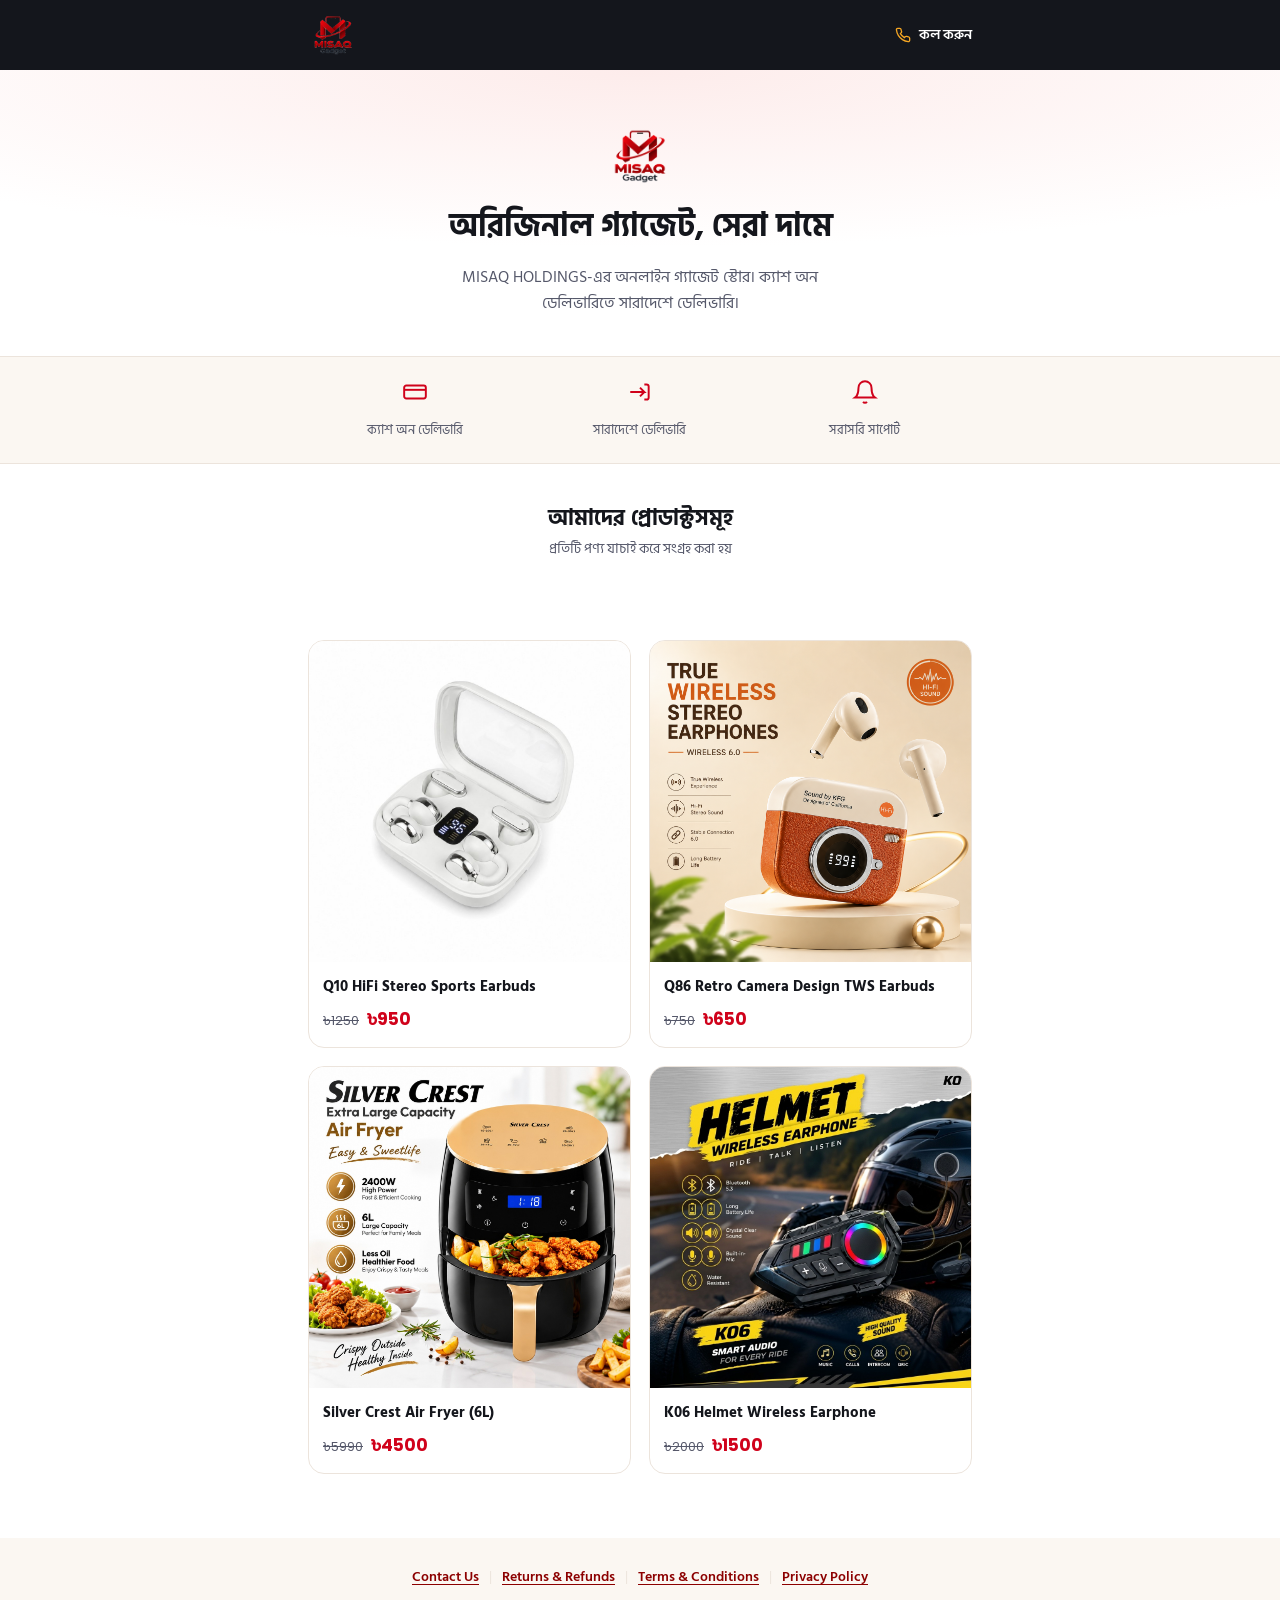
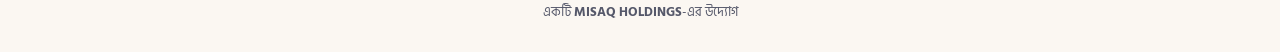
<file: index.html>
<!doctype html>
<html lang="bn">
<head>
<meta charset="UTF-8" />
<meta name="viewport" content="width=device-width, initial-scale=1.0" />
<title>MISAQ Gadget — অরিজিনাল গ্যাজেট, সেরা দামে</title>
<meta name="description" content="MISAQ Gadget — MISAQ HOLDINGS-এর অনলাইন গ্যাজেট স্টোর। ক্যাশ অন ডেলিভারিতে অর্ডার করুন।" />
<link rel="icon" href="images/favicon.png" type="image/png" />
<link rel="preconnect" href="https://fonts.googleapis.com">
<link rel="preconnect" href="https://fonts.gstatic.com" crossorigin>
<link href="https://fonts.googleapis.com/css2?family=Hind+Siliguri:wght@400;500;600;700&family=Poppins:wght@600;700&display=swap" rel="stylesheet">
<link rel="stylesheet" href="css/style.css" />

<script src="/js/meta-tracking.js" defer></script>

<style>
  .home-hero {
    text-align: center;
    padding: 52px 0 40px;
    background: radial-gradient(120% 100% at 50% 0%, var(--red-soft) 0%, var(--paper) 62%);
  }
  .home-hero img.logo { height: 68px; margin: 0 auto 16px; }
  .home-hero h1 { font-size: clamp(24px, 5.5vw, 32px); }
  .home-hero p { color: var(--ink-soft); max-width: 46ch; margin: 0 auto; }

  .home-trust {
    padding: 22px 0;
    border-top: 1px solid var(--line);
    border-bottom: 1px solid var(--line);
    background: var(--paper-soft);
  }

  .catalog-heading {
    text-align: center;
    padding-top: 40px;
  }
  .catalog-heading h2 { font-size: clamp(19px, 4vw, 22px); margin-bottom: 4px; }
  .catalog-heading p { color: var(--ink-soft); font-size: 14px; margin: 0; }

  .product-grid {
    display: grid;
    grid-template-columns: repeat(auto-fill, minmax(220px, 1fr));
    gap: 18px;
    margin: 24px 0 8px;
  }
  .product-card {
    display: block;
    border: 1px solid var(--line);
    border-radius: 16px;
    background: #fff;
    overflow: hidden;
    transition: transform 0.15s ease, box-shadow 0.15s ease;
  }
  .product-card:hover {
    transform: translateY(-3px);
    box-shadow: 0 10px 24px rgba(20, 22, 28, 0.08);
  }
  .product-card .thumb {
    aspect-ratio: 1 / 1;
    overflow: hidden;
    background: var(--paper-soft);
  }
  .product-card .thumb img { width: 100%; height: 100%; object-fit: cover; }
  .product-card .info { padding: 14px; }
  .product-card h3 {
    font-size: 15px;
    margin: 0 0 8px;
    color: var(--ink);
    line-height: 1.4;
  }
  .product-card .price-line { display: flex; align-items: baseline; gap: 8px; }
  .product-card .old-price {
    color: var(--ink-soft);
    text-decoration: line-through;
    font-family: var(--font-en);
    font-size: 12.5px;
  }
  .product-card .price {
    color: var(--red);
    font-family: var(--font-en);
    font-weight: 700;
    font-size: 17px;
  }
</style>
</head>
<body style="padding-bottom: 0;">

<div class="topbar">
  <div class="wrap">
    <a href="index.html" class="topbar-logo"><img src="images/logo.png" alt="MISAQ Gadget" /></a>
    <a href="tel:01911833674" class="topbar-call">
      <svg viewBox="0 0 24 24" fill="none" stroke="currentColor" stroke-width="2"><path d="M22 16.92v3a2 2 0 0 1-2.18 2 19.79 19.79 0 0 1-8.63-3.07 19.5 19.5 0 0 1-6-6 19.79 19.79 0 0 1-3.07-8.67A2 2 0 0 1 4.11 2h3a2 2 0 0 1 2 1.72c.127.96.362 1.903.7 2.81a2 2 0 0 1-.45 2.11L8.09 9.91a16 16 0 0 0 6 6l1.27-1.27a2 2 0 0 1 2.11-.45c.907.338 1.85.573 2.81.7A2 2 0 0 1 22 16.92z"/></svg>
      কল করুন
    </a>
  </div>
</div>

<main>
  <section class="home-hero">
    <div class="wrap">
      <img src="images/logo.png" alt="MISAQ Gadget" class="logo" />
      <h1>অরিজিনাল গ্যাজেট, সেরা দামে</h1>
      <p>MISAQ HOLDINGS-এর অনলাইন গ্যাজেট স্টোর। ক্যাশ অন ডেলিভারিতে সারাদেশে ডেলিভারি।</p>
    </div>
  </section>

  <section class="home-trust">
    <div class="wrap">
      <div class="trust-row">
        <div class="trust-item">
          <svg viewBox="0 0 24 24" fill="none" stroke="currentColor" stroke-width="1.8"><rect x="2" y="6" width="20" height="12" rx="2"/><path d="M2 10h20"/></svg>
          <span>ক্যাশ অন ডেলিভারি</span>
        </div>
        <div class="trust-item">
          <svg viewBox="0 0 24 24" fill="none" stroke="currentColor" stroke-width="1.8"><path d="M3 12h13l-4-4m4 4-4 4"/><path d="M16 5h2a2 2 0 0 1 2 2v10a2 2 0 0 1-2 2h-2"/></svg>
          <span>সারাদেশে ডেলিভারি</span>
        </div>
        <div class="trust-item">
          <svg viewBox="0 0 24 24" fill="none" stroke="currentColor" stroke-width="1.8"><path d="M18 8a6 6 0 0 0-12 0c0 7-3 9-3 9h18s-3-2-3-9"/><path d="M13.73 21a2 2 0 0 1-3.46 0"/></svg>
          <span>সরাসরি সাপোর্ট</span>
        </div>
      </div>
    </div>
  </section>

  <section class="catalog-heading">
    <div class="wrap">
      <h2>আমাদের প্রোডাক্টসমূহ</h2>
      <p>প্রতিটি পণ্য যাচাই করে সংগ্রহ করা হয়</p>
    </div>
  </section>

  <section style="padding-top:0;">
    <div class="wrap">
      <div class="product-grid">
        <a href="q10-earbuds/index.html" class="product-card">
          <div class="thumb">
            <img src="q10-earbuds/images/q10-banner.jpg" alt="Q10 HiFi Stereo Sports Earbuds" />
          </div>
          <div class="info">
            <h3>Q10 HiFi Stereo Sports Earbuds</h3>
            <div class="price-line">
              <span class="old-price">৳1250</span>
              <span class="price">৳950</span>
            </div>
          </div>
        </a>
        <a href="q86-earbuds/index.html" class="product-card">
          <div class="thumb">
            <img src="q86-earbuds/images/q86-banner.png" alt="Q86 Retro Camera Design TWS Bluetooth Earbuds" />
          </div>
          <div class="info">
            <h3>Q86 Retro Camera Design TWS Earbuds</h3>
            <div class="price-line">
              <span class="old-price">৳750</span>
              <span class="price">৳650</span>
            </div>
          </div>
        </a>
        <a href="silver-crest-airfryer/index.html" class="product-card">
          <div class="thumb">
            <img src="silver-crest-airfryer/images/airfryer-banner.jpg" alt="Silver Crest Extra Large Capacity Air Fryer" />
          </div>
          <div class="info">
            <h3>Silver Crest Air Fryer (6L)</h3>
            <div class="price-line">
              <span class="old-price">৳5990</span>
              <span class="price">৳4500</span>
            </div>
          </div>
        </a>
        <a href="k06-helmet-earphone/index.html" class="product-card">
          <div class="thumb">
            <img src="k06-helmet-earphone/images/k06-banner.jpg" alt="K06 Motorcycle Helmet Wireless Earphone" />
          </div>
          <div class="info">
            <h3>K06 Helmet Wireless Earphone</h3>
            <div class="price-line">
              <span class="old-price">৳2000</span>
              <span class="price">৳1500</span>
            </div>
          </div>
        </a>
      </div>
    </div>
  </section>
</main>

<footer class="site-footer">
  <div class="footer-links">
    <a href="contact.html">Contact Us</a>
    <span class="sep">|</span>

    <a href="returns-refunds.html">Returns &amp; Refunds</a>
    <span class="sep">|</span>

    <a href="terms-conditions.html">Terms &amp; Conditions</a>
    <span class="sep">|</span>

    <a href="privacy-policy.html">Privacy Policy</a>
  </div>

  <p>একটি <strong>MISAQ HOLDINGS</strong>-এর উদ্যোগ</p>
</footer>

</body>
</html>
</file>
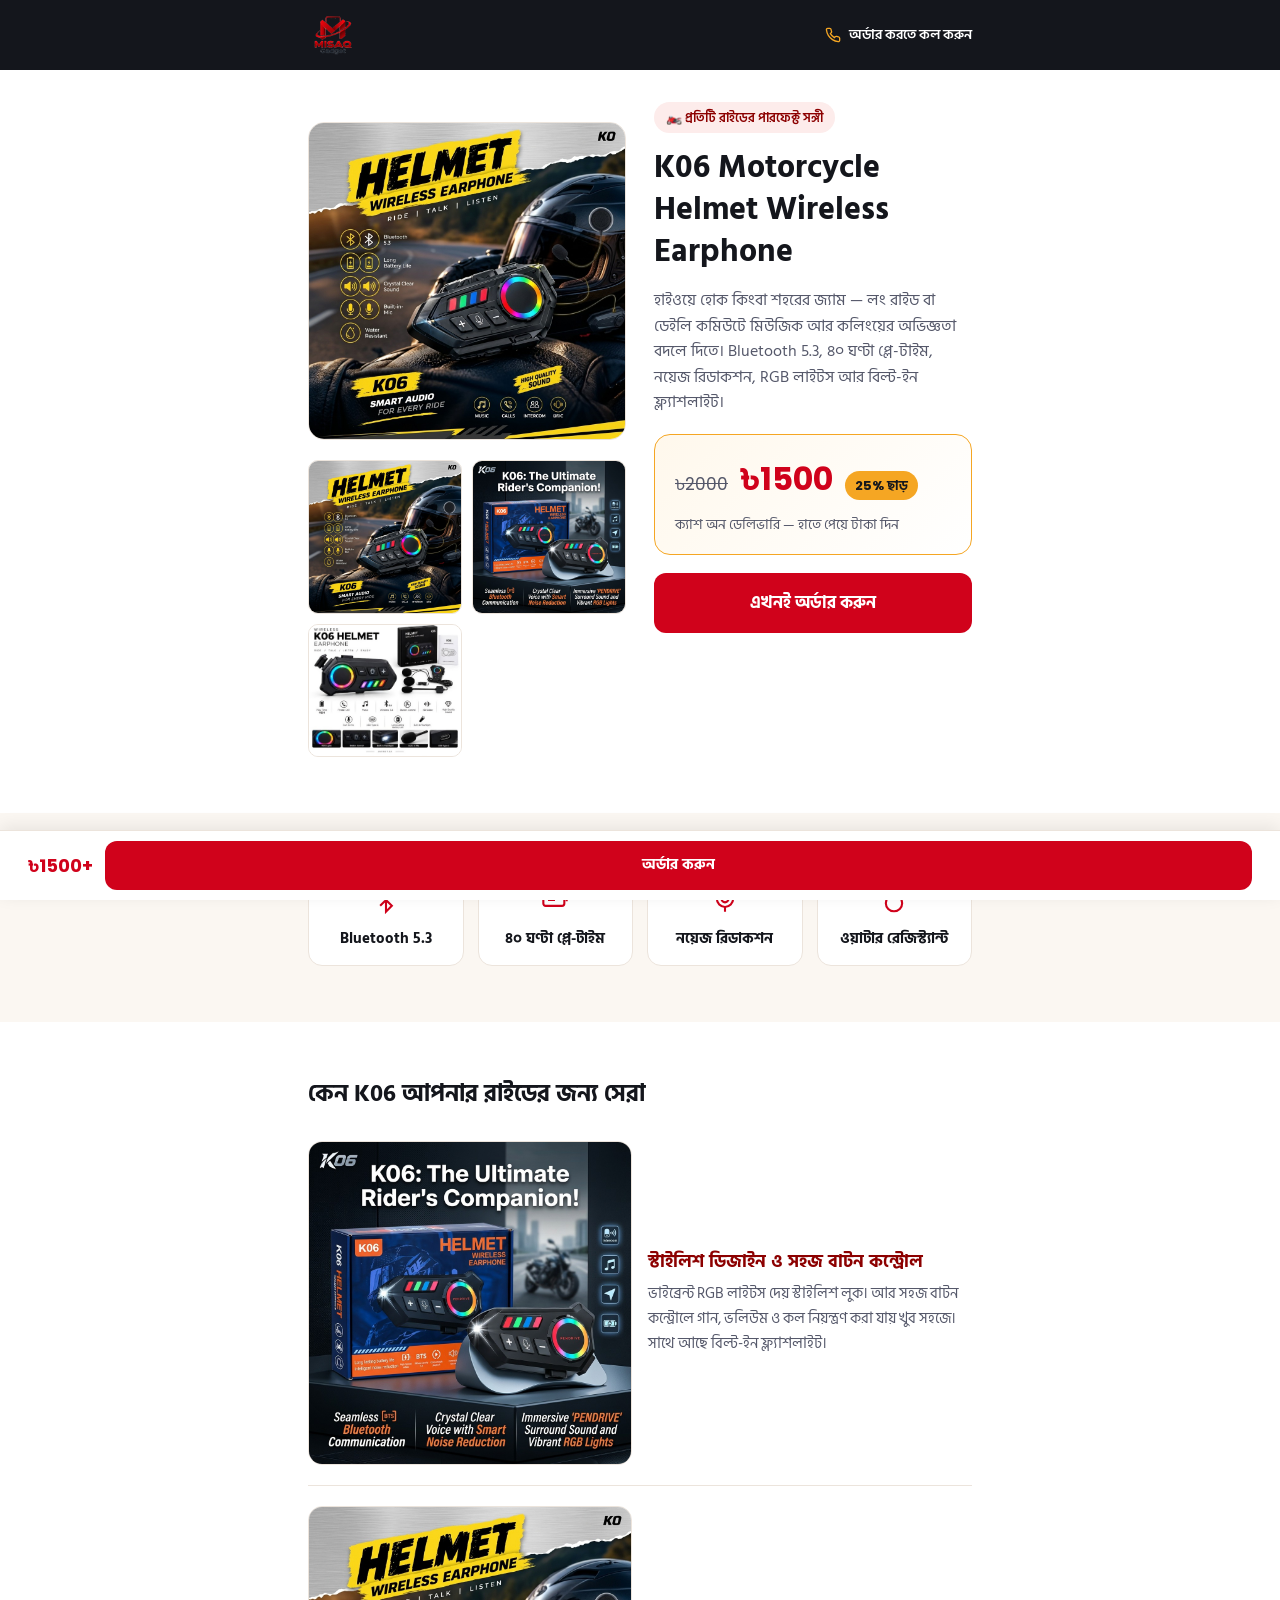
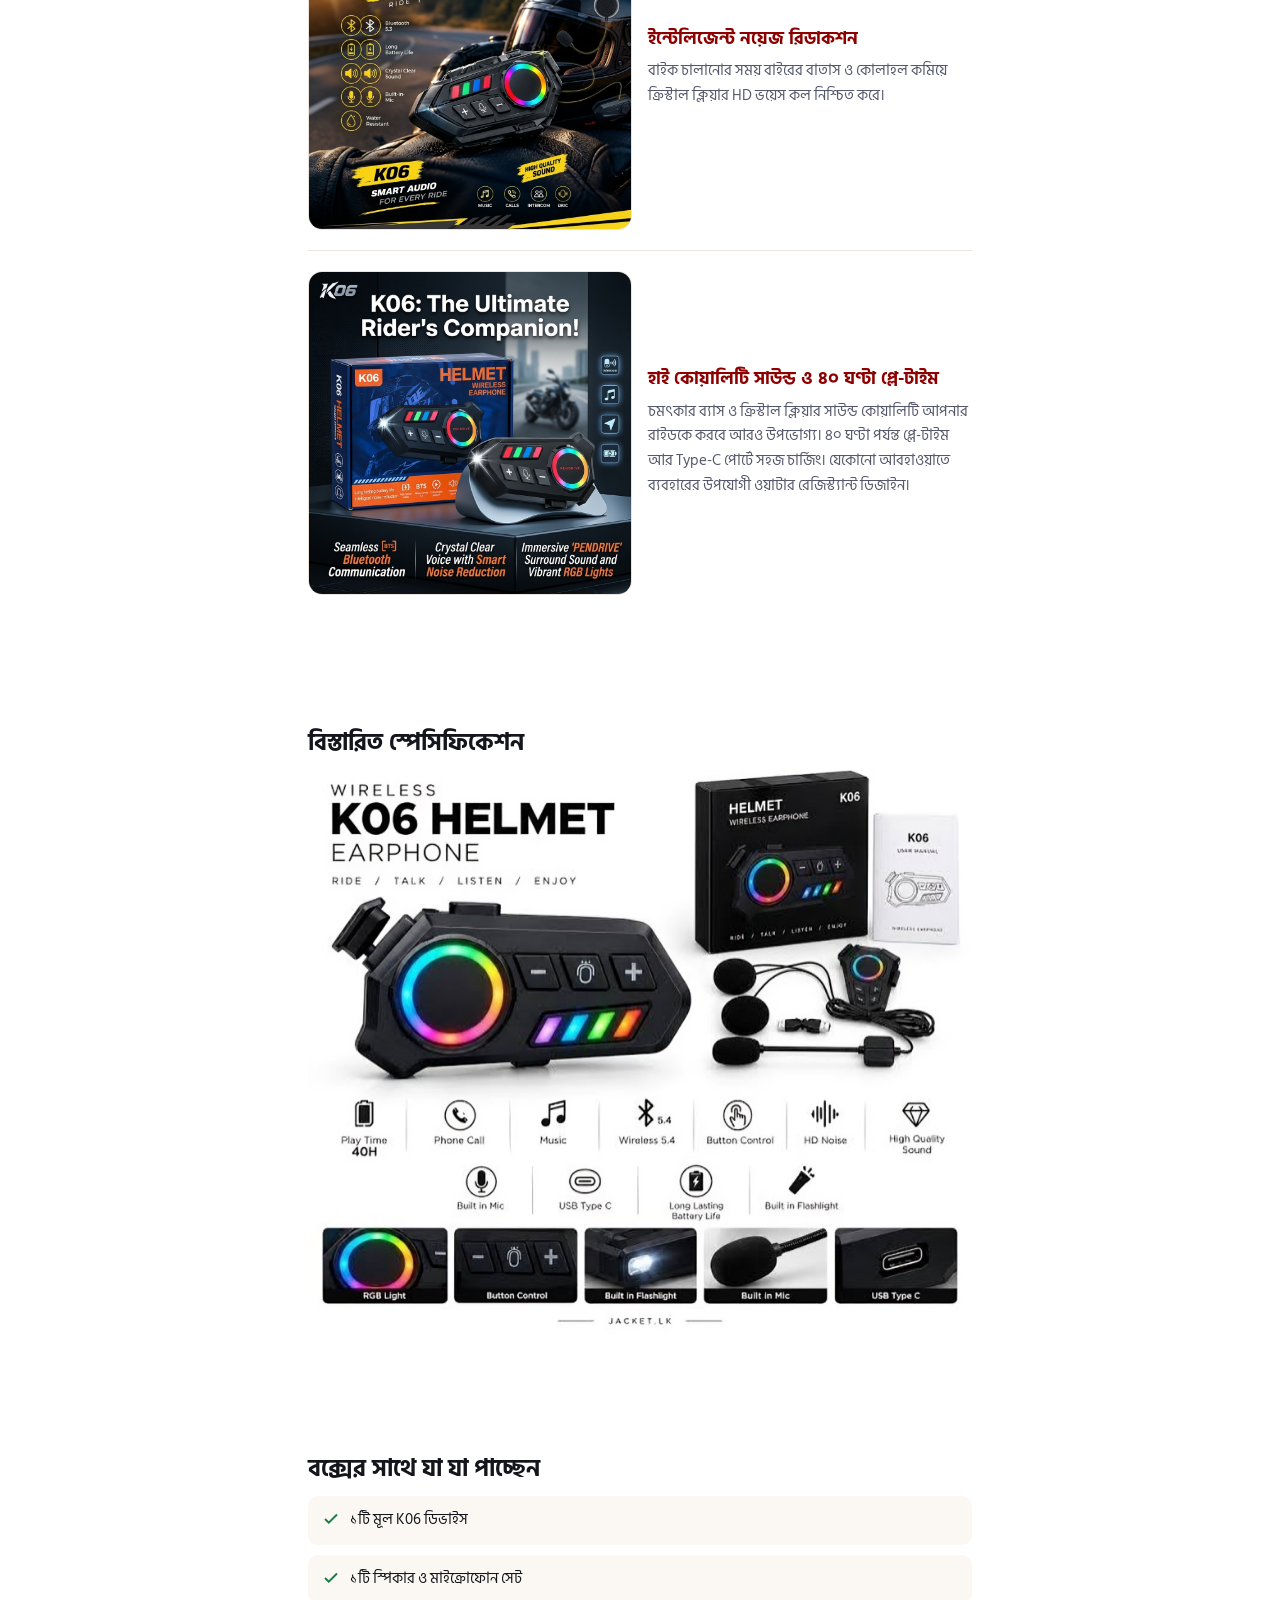
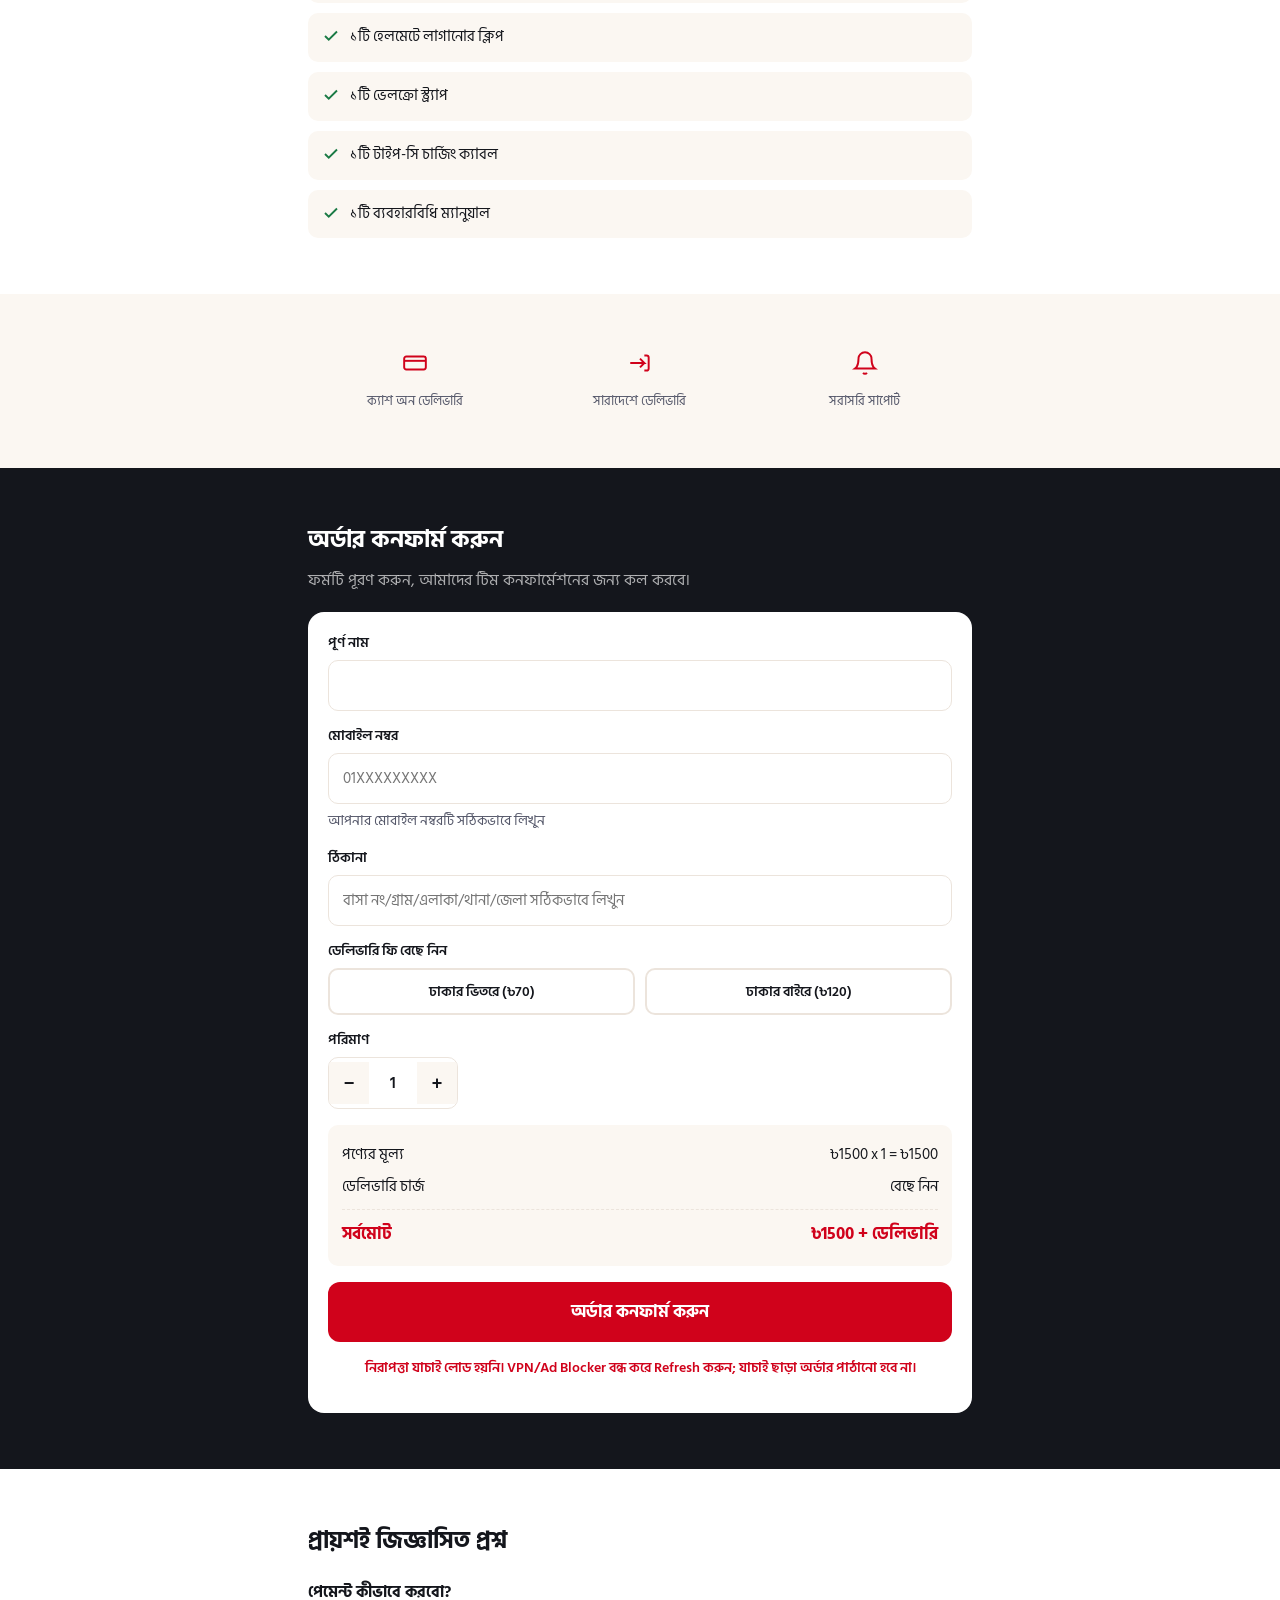
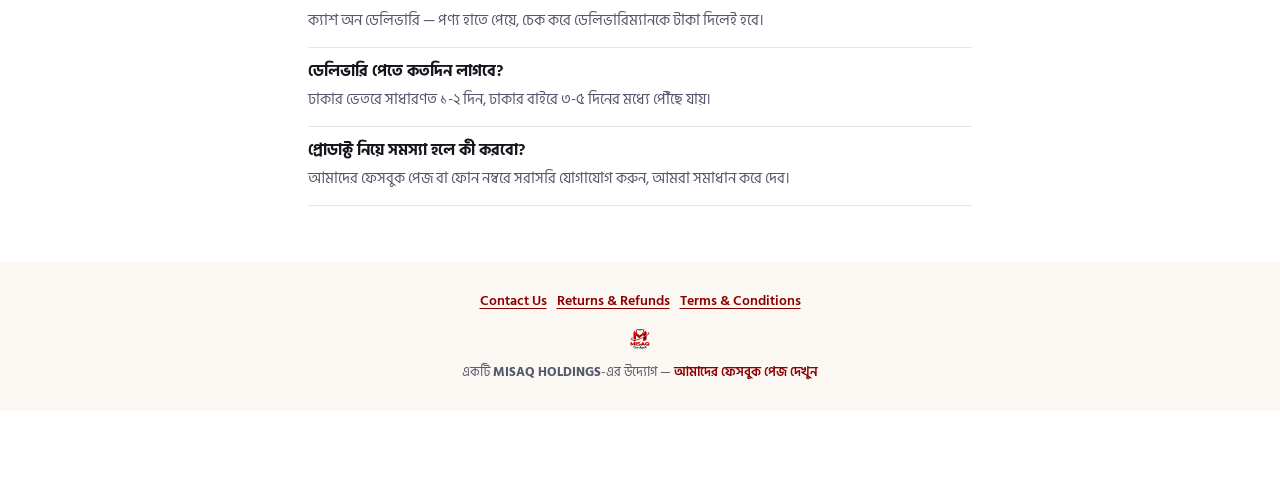
<file: k06-helmet-earphone/index.html>
<!doctype html>
<html lang="bn">
<head>
<meta charset="UTF-8" />
<meta name="viewport" content="width=device-width, initial-scale=1.0" />
<title>K06 Motorcycle Helmet Wireless Earphone | MISAQ Gadget</title>
<meta name="description" content="K06 Motorcycle Helmet Wireless Earphone — Bluetooth 5.3, ৪০ ঘণ্টা প্লে-টাইম, নয়েজ রিডাকশন, RGB লাইটস, বিল্ট-ইন ফ্ল্যাশলাইট, Type-C চার্জিং। ক্যাশ অন ডেলিভারিতে অর্ডার করুন।" />
<link rel="icon" href="../images/favicon.png" type="image/png" />
<link rel="preconnect" href="https://fonts.googleapis.com">
<link rel="preconnect" href="https://fonts.gstatic.com" crossorigin>
<link href="https://fonts.googleapis.com/css2?family=Hind+Siliguri:wght@400;500;600;700&family=Poppins:wght@600;700&display=swap" rel="stylesheet">
<link rel="stylesheet" href="../css/style.css" />

<script src="/js/meta-tracking.js" defer></script>
</head>
<body>

<div class="topbar">
  <div class="wrap">
    <a href="../index.html" class="topbar-logo"><img src="../images/logo.png" alt="MISAQ Gadget" /></a>
    <a href="tel:01911833674" class="topbar-call">
      <svg viewBox="0 0 24 24" fill="none" stroke="currentColor" stroke-width="2"><path d="M22 16.92v3a2 2 0 0 1-2.18 2 19.79 19.79 0 0 1-8.63-3.07 19.5 19.5 0 0 1-6-6 19.79 19.79 0 0 1-3.07-8.67A2 2 0 0 1 4.11 2h3a2 2 0 0 1 2 1.72c.127.96.362 1.903.7 2.81a2 2 0 0 1-.45 2.11L8.09 9.91a16 16 0 0 0 6 6l1.27-1.27a2 2 0 0 1 2.11-.45c.907.338 1.85.573 2.81.7A2 2 0 0 1 22 16.92z"/></svg>
      অর্ডার করতে কল করুন
    </a>
  </div>
</div>

<main>

  <section class="hero">
    <div class="wrap">
      <div class="hero-inner">
        <div>
          <div class="hero-gallery">
            <img src="images/k06-banner.jpg" alt="K06 Motorcycle Helmet Wireless Earphone" id="main-product-image" />
          </div>
          <div class="hero-thumbs">
            <img src="images/k06-banner.jpg" alt="K06 হেলমেট ওয়্যারলেস ইয়ারফোন" onclick="document.getElementById('main-product-image').src=this.src" />
            <img src="images/k06-box.jpg" alt="K06 হেলমেট ওয়্যারলেস ইয়ারফোন - বক্স ও ডিভাইস" onclick="document.getElementById('main-product-image').src=this.src" />
            <img src="images/k06-detail.jpg" alt="K06 হেলমেট ওয়্যারলেস ইয়ারফোন - স্পেসিফিকেশন" onclick="document.getElementById('main-product-image').src=this.src" />
          </div>
        </div>
        <div>
          <span class="hero-badge">🏍️ প্রতিটি রাইডের পারফেক্ট সঙ্গী</span>
          <h1>K06 Motorcycle Helmet Wireless Earphone</h1>
          <p class="hero-sub">হাইওয়ে হোক কিংবা শহরের জ্যাম — লং রাইড বা ডেইলি কমিউটে মিউজিক আর কলিংয়ের অভিজ্ঞতা বদলে দিতে। Bluetooth 5.3, ৪০ ঘণ্টা প্লে-টাইম, নয়েজ রিডাকশন, RGB লাইটস আর বিল্ট-ইন ফ্ল্যাশলাইট।</p>

          <div class="price-block">
            <div class="price-row">
              <span class="price-old">৳2000</span>
              <span class="price-new">৳1500</span>
              <span class="price-off">25% ছাড়</span>
            </div>
            <p class="price-note">ক্যাশ অন ডেলিভারি — হাতে পেয়ে টাকা দিন</p>
          </div>

          <a href="#order-form" class="btn-cta">এখনই অর্ডার করুন</a>
        </div>
      </div>
    </div>
  </section>

  <section class="feature-strip">
    <div class="wrap">
      <div class="feature-grid">
        <div class="feature-item">
          <svg viewBox="0 0 24 24" fill="none" stroke="currentColor" stroke-width="1.8"><path d="m7 7 10 10-5 5V2l5 5L7 17"/></svg>
          <h3>Bluetooth 5.3</h3>
        </div>
        <div class="feature-item">
          <svg viewBox="0 0 24 24" fill="none" stroke="currentColor" stroke-width="1.8"><rect x="2" y="7" width="18" height="10" rx="2"/><path d="M22 11v2M6 12h6"/></svg>
          <h3>৪০ ঘণ্টা প্লে-টাইম</h3>
        </div>
        <div class="feature-item">
          <svg viewBox="0 0 24 24" fill="none" stroke="currentColor" stroke-width="1.8"><rect x="9" y="2" width="6" height="12" rx="3"/><path d="M5 11a7 7 0 0 0 14 0M12 18v4"/></svg>
          <h3>নয়েজ রিডাকশন</h3>
        </div>
        <div class="feature-item">
          <svg viewBox="0 0 24 24" fill="none" stroke="currentColor" stroke-width="1.8"><path d="M12 2.7s7 7 7 12a7 7 0 0 1-14 0c0-5 7-12 7-12z"/></svg>
          <h3>ওয়াটার রেজিস্ট্যান্ট</h3>
        </div>
      </div>
    </div>
  </section>

  <section>
    <div class="wrap">
      <h2 class="section-title">কেন K06 আপনার রাইডের জন্য সেরা</h2>

      <div class="benefit">
        <img src="images/k06-box.jpg" alt="RGB লাইটস ও বাটন কন্ট্রোল" />
        <div>
          <h3>স্টাইলিশ ডিজাইন ও সহজ বাটন কন্ট্রোল</h3>
          <p>ভাইব্রেন্ট RGB লাইটস দেয় স্টাইলিশ লুক। আর সহজ বাটন কন্ট্রোলে গান, ভলিউম ও কল নিয়ন্ত্রণ করা যায় খুব সহজে। সাথে আছে বিল্ট-ইন ফ্ল্যাশলাইট।</p>
        </div>
      </div>

      <div class="benefit">
        <img src="images/k06-banner.jpg" alt="ইন্টেলিজেন্ট নয়েজ রিডাকশন" />
        <div>
          <h3>ইন্টেলিজেন্ট নয়েজ রিডাকশন</h3>
          <p>বাইক চালানোর সময় বাইরের বাতাস ও কোলাহল কমিয়ে ক্রিস্টাল ক্লিয়ার HD ভয়েস কল নিশ্চিত করে।</p>
        </div>
      </div>

      <div class="benefit">
        <img src="images/k06-box.jpg" alt="হাই কোয়ালিটি সাউন্ড ও লং ব্যাটারি" />
        <div>
          <h3>হাই কোয়ালিটি সাউন্ড ও ৪০ ঘণ্টা প্লে-টাইম</h3>
          <p>চমৎকার ব্যাস ও ক্রিস্টাল ক্লিয়ার সাউন্ড কোয়ালিটি আপনার রাইডকে করবে আরও উপভোগ্য। ৪০ ঘণ্টা পর্যন্ত প্লে-টাইম আর Type-C পোর্টে সহজ চার্জিং। যেকোনো আবহাওয়াতে ব্যবহারের উপযোগী ওয়াটার রেজিস্ট্যান্ট ডিজাইন।</p>
        </div>
      </div>
    </div>
  </section>

  <section>
    <div class="wrap">
      <h2 class="section-title">বিস্তারিত স্পেসিফিকেশন</h2>
      <img src="images/k06-detail.jpg" alt="K06 Helmet Wireless Earphone স্পেসিফিকেশন" style="width:100%;height:auto;display:block;border-radius:14px;" />
    </div>
  </section>

  <section>
    <div class="wrap">
      <h2 class="section-title">বক্সের সাথে যা যা পাচ্ছেন</h2>
      <ul class="package-list">
        <li><svg viewBox="0 0 24 24" fill="none" stroke="currentColor" stroke-width="2.5"><path d="M20 6 9 17l-5-5"/></svg> ১টি মূল K06 ডিভাইস</li>
        <li><svg viewBox="0 0 24 24" fill="none" stroke="currentColor" stroke-width="2.5"><path d="M20 6 9 17l-5-5"/></svg> ১টি স্পিকার ও মাইক্রোফোন সেট</li>
        <li><svg viewBox="0 0 24 24" fill="none" stroke="currentColor" stroke-width="2.5"><path d="M20 6 9 17l-5-5"/></svg> ১টি হেলমেটে লাগানোর ক্লিপ</li>
        <li><svg viewBox="0 0 24 24" fill="none" stroke="currentColor" stroke-width="2.5"><path d="M20 6 9 17l-5-5"/></svg> ১টি ভেলক্রো স্ট্র্যাপ</li>
        <li><svg viewBox="0 0 24 24" fill="none" stroke="currentColor" stroke-width="2.5"><path d="M20 6 9 17l-5-5"/></svg> ১টি টাইপ-সি চার্জিং ক্যাবল</li>
        <li><svg viewBox="0 0 24 24" fill="none" stroke="currentColor" stroke-width="2.5"><path d="M20 6 9 17l-5-5"/></svg> ১টি ব্যবহারবিধি ম্যানুয়াল</li>
      </ul>
    </div>
  </section>

  <section class="feature-strip">
    <div class="wrap">
      <div class="trust-row">
        <div class="trust-item">
          <svg viewBox="0 0 24 24" fill="none" stroke="currentColor" stroke-width="1.8"><rect x="2" y="6" width="20" height="12" rx="2"/><path d="M2 10h20"/></svg>
          <span>ক্যাশ অন ডেলিভারি</span>
        </div>
        <div class="trust-item">
          <svg viewBox="0 0 24 24" fill="none" stroke="currentColor" stroke-width="1.8"><path d="M3 12h13l-4-4m4 4-4 4"/><path d="M16 5h2a2 2 0 0 1 2 2v10a2 2 0 0 1-2 2h-2"/></svg>
          <span>সারাদেশে ডেলিভারি</span>
        </div>
        <div class="trust-item">
          <svg viewBox="0 0 24 24" fill="none" stroke="currentColor" stroke-width="1.8"><path d="M18 8a6 6 0 0 0-12 0c0 7-3 9-3 9h18s-3-2-3-9"/><path d="M13.73 21a2 2 0 0 1-3.46 0"/></svg>
          <span>সরাসরি সাপোর্ট</span>
        </div>
      </div>
    </div>
  </section>

  <section id="order-form" class="order-section">
    <div class="wrap">
      <h2 class="section-title">অর্ডার কনফার্ম করুন</h2>
      <p class="section-sub">ফর্মটি পূরণ করুন, আমাদের টিম কনফার্মেশনের জন্য কল করবে।</p>

      <form class="order-form" id="orderForm" data-product-code="K06" data-product="K06 Motorcycle Helmet Wireless Earphone" data-price="1500">
        <div class="field">
          <label for="name">পূর্ণ নাম</label>
          <input type="text" id="name" name="name" required />
        </div>
        <div class="field">
          <label for="phone">মোবাইল নম্বর</label>
          <input type="tel" id="phone" name="phone" placeholder="01XXXXXXXXX" required />
          <p class="price-note" style="margin-top:6px;">আপনার মোবাইল নম্বরটি সঠিকভাবে লিখুন</p>
        </div>
        <div class="field">
          <label for="address">ঠিকানা</label>
          <input type="text" id="address" name="address" placeholder="বাসা নং/গ্রাম/এলাকা/থানা/জেলা সঠিকভাবে লিখুন" required />
        </div>
        <div class="field">
          <label>ডেলিভারি ফি বেছে নিন</label>
          <div class="color-select">
            <div class="color-option" data-charge="70">ঢাকার ভিতরে (৳70)</div>
            <div class="color-option" data-charge="120">ঢাকার বাইরে (৳120)</div>
          </div>
          <input type="hidden" id="deliveryZone" name="deliveryZone" value="" />
        </div>
        <div class="field">
          <label>পরিমাণ</label>
          <div class="qty-control">
            <button type="button" id="qtyMinus">−</button>
            <input type="text" id="quantity" name="quantity" value="1" readonly />
            <button type="button" id="qtyPlus">+</button>
          </div>
        </div>

        <div class="order-summary">
          <div class="order-summary-row"><span>পণ্যের মূল্য</span><span id="sumProduct">৳1500 x 1</span></div>
          <div class="order-summary-row"><span>ডেলিভারি চার্জ</span><span id="sumDelivery">বেছে নিন</span></div>
          <div class="order-summary-row total"><span>সর্বমোট</span><span id="sumTotal">৳1500 + ডেলিভারি</span></div>
        </div>

        <button type="submit" class="btn-cta">অর্ডার কনফার্ম করুন</button>
        <p class="form-status" id="formStatus" role="status" aria-live="polite"></p>
      </form>
    </div>
  </section>

  <section>
    <div class="wrap">
      <h2 class="section-title">প্রায়শই জিজ্ঞাসিত প্রশ্ন</h2>
      <div class="faq-item">
        <h3>পেমেন্ট কীভাবে করবো?</h3>
        <p>ক্যাশ অন ডেলিভারি — পণ্য হাতে পেয়ে, চেক করে ডেলিভারিম্যানকে টাকা দিলেই হবে।</p>
      </div>
      <div class="faq-item">
        <h3>ডেলিভারি পেতে কতদিন লাগবে?</h3>
        <p>ঢাকার ভেতরে সাধারণত ১-২ দিন, ঢাকার বাইরে ৩-৫ দিনের মধ্যে পৌঁছে যায়।</p>
      </div>
      <div class="faq-item">
        <h3>প্রোডাক্ট নিয়ে সমস্যা হলে কী করবো?</h3>
        <p>আমাদের ফেসবুক পেজ বা ফোন নম্বরে সরাসরি যোগাযোগ করুন, আমরা সমাধান করে দেব।</p>
      </div>
    </div>
  </section>

</main>

  <footer class="site-footer">
  <div class="footer-links">
    <a href="../contact.html">Contact Us</a>
    <a href="../returns-refunds.html">Returns & Refunds</a>
    <a href="../terms-conditions.html">Terms & Conditions</a>
  </div>
  <img src="../images/logo.png" alt="MISAQ Gadget" />
  <p>একটি <strong>MISAQ HOLDINGS</strong>-এর উদ্যোগ — <a href="https://www.facebook.com/misaqgadget" target="_blank" rel="noopener">আমাদের ফেসবুক পেজ দেখুন</a></p>
  </footer>

<div class="sticky-cta">
  <span class="price" id="stickyPrice">৳1500+</span>
  <a href="#order-form" class="btn-cta">অর্ডার করুন</a>
</div>

<script src="../js/order.js"></script>
</body>
</html>
</file>
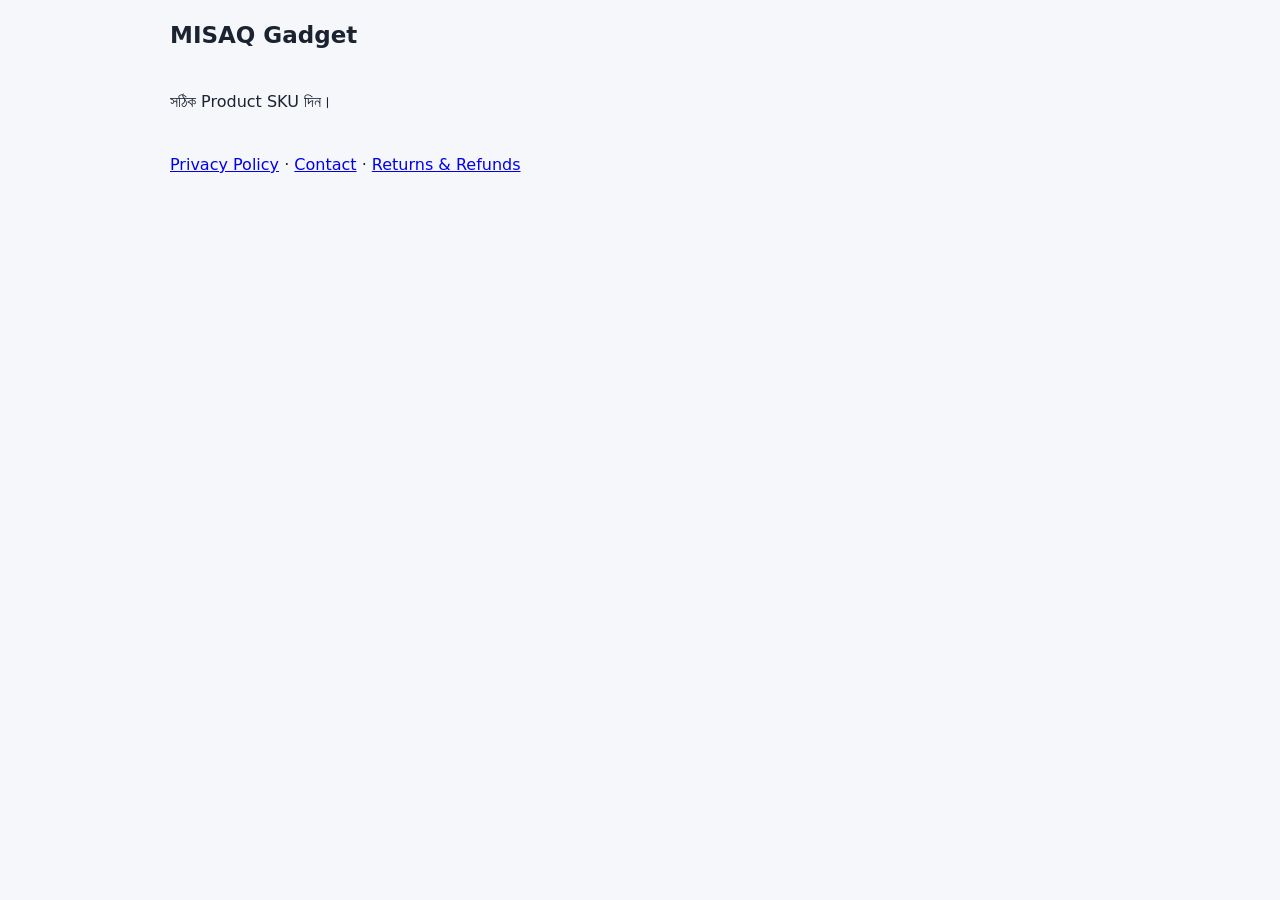
<file: product/index.html>
<!doctype html><html lang="bn"><head><meta charset="utf-8"><meta name="viewport" content="width=device-width,initial-scale=1"><title>Product | MISAQ Gadget</title><meta name="robots" content="noindex"><style>body{font-family:system-ui,sans-serif;margin:0;background:#f5f7fa;color:#1b2331}header,main,footer{max-width:940px;margin:auto;padding:22px}header{font-weight:800;font-size:23px}main{display:grid;grid-template-columns:1fr 1fr;gap:25px}.panel{background:white;border-radius:14px;padding:22px;box-shadow:0 6px 24px #0001}img{width:100%;max-height:410px;object-fit:contain}input{width:100%;padding:12px;margin:5px 0 14px;box-sizing:border-box;border:1px solid #bbb;border-radius:8px}button,.color-option{cursor:pointer;padding:10px 16px;border:1px solid #ddd;border-radius:8px;background:#fff}.color-option.is-selected{background:#eef3ff;border-color:#345abb}.color-select{display:flex;gap:8px;flex-wrap:wrap}button[type=submit]{background:#153f82;color:white;width:100%;font-weight:700}.price{font-size:27px;font-weight:bold;color:#b3273f}.error{color:#c21e3a}@media(max-width:700px){main{grid-template-columns:1fr}}</style></head><body><header>MISAQ Gadget</header><main id="content"><div class="panel">পণ্যের তথ্য লোড হচ্ছে...</div></main><footer><a href="/privacy-policy.html">Privacy Policy</a> · <a href="/contact.html">Contact</a> · <a href="/returns-refunds.html">Returns & Refunds</a></footer><script>(async()=>{const sku=(new URLSearchParams(location.search).get('sku')||'').toUpperCase().trim();const root=document.getElementById('content');if(!/^[A-Z0-9_-]{2,60}$/.test(sku)){root.textContent='সঠিক Product SKU দিন।';return;}try{const res=await fetch('https://misaq-sales-bot.misaqholdings.workers.dev/api/v1/public/product?sku='+encodeURIComponent(sku));const json=await res.json();if(!res.ok||!json.ok)throw Error('This product is not currently available.');const p=json.product;document.title=p.name+' | MISAQ Gadget';root.innerHTML='<section class="panel"><img id="productImage" alt=""><h1 id="productTitle"></h1><p id="description"></p><p class="price" id="productPrice"></p><p>Cash on delivery. Our team will call to verify your order.</p></section><section class="panel"><h2>অর্ডার করুন</h2><form id="orderForm"><label>নাম<input id="name" name="name" required minlength="2"></label><label>মোবাইল নম্বর<input id="phone" name="phone" inputmode="tel" required></label><label>সম্পূর্ণ ঠিকানা<input id="address" name="address" required minlength="8"></label><div class="field"><p>ডেলিভারি এলাকা</p><div class="color-select"><button class="color-option" type="button" data-charge="70">ঢাকার ভিতরে — ৳70</button><button class="color-option" type="button" data-charge="120">ঢাকার বাইরে — ৳120</button></div><input type="hidden" id="deliveryZone"></div><p>পরিমাণ</p><button type="button" id="qtyMinus">−</button> <input id="quantity" name="quantity" value="1" readonly style="width:50px;text-align:center"> <button type="button" id="qtyPlus">+</button><p id="sumProduct"></p><p id="sumDelivery"></p><p id="sumTotal"></p><p id="stickyPrice" hidden></p><button type="submit">অর্ডার সাবমিট করুন</button><p id="formStatus" aria-live="polite"></p></form></section>';const form=document.getElementById('orderForm');form.dataset.productCode=p.code;form.dataset.product=p.name;form.dataset.price=String(p.price);document.getElementById('productTitle').textContent=p.name;document.getElementById('description').textContent=p.description||'';document.getElementById('productPrice').textContent='৳'+p.price;const img=document.getElementById('productImage');if(p.image_url){img.src=p.image_url;img.alt=p.name;}else img.hidden=true;for(const path of ['/js/meta-tracking.js','/js/order.js']){const script=document.createElement('script');script.src=path;document.body.appendChild(script);await new Promise((resolve,reject)=>{script.onload=resolve;script.onerror=reject});}}catch(e){root.innerHTML='<div class="panel error">এই পণ্যের অর্ডার এখন গ্রহণ করা যাচ্ছে না। অনুগ্রহ করে সাপোর্টে যোগাযোগ করুন।</div>';console.warn('product_catalog_unavailable');}})();</script></body></html>
</file>
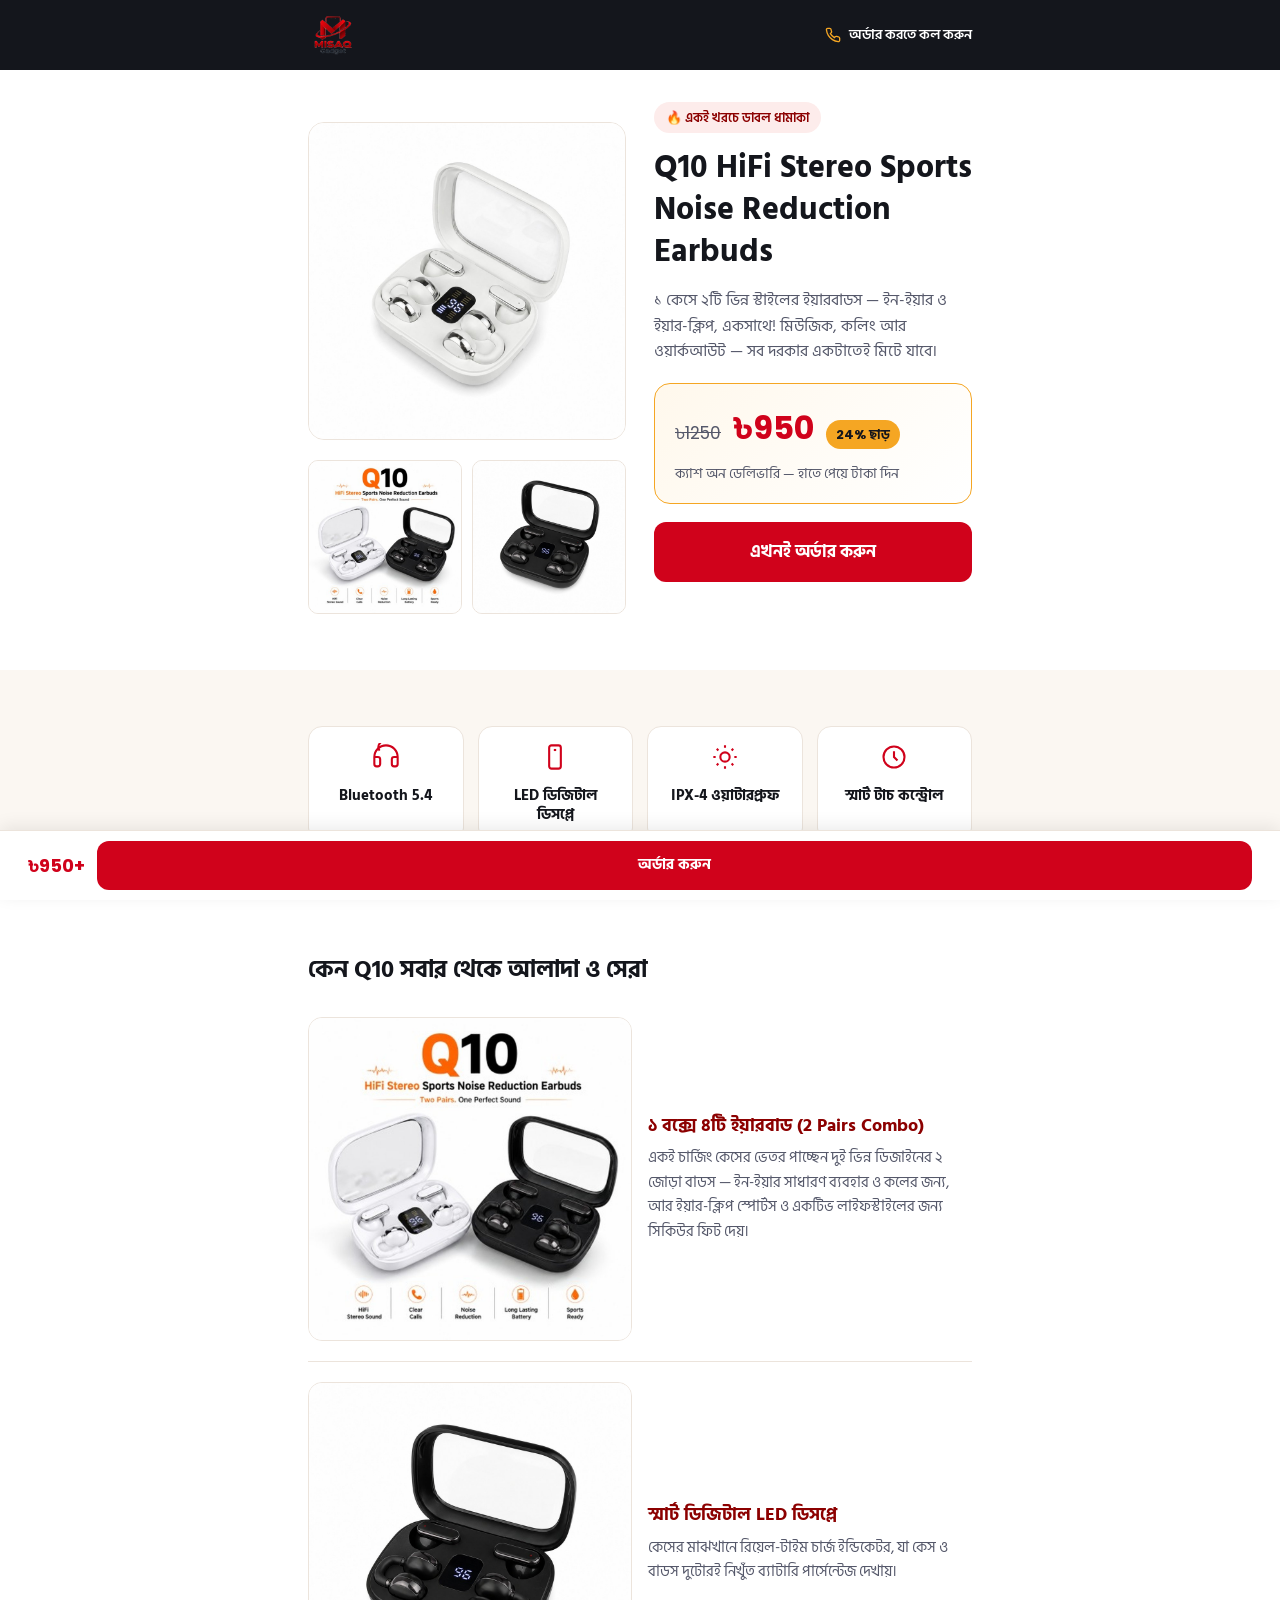
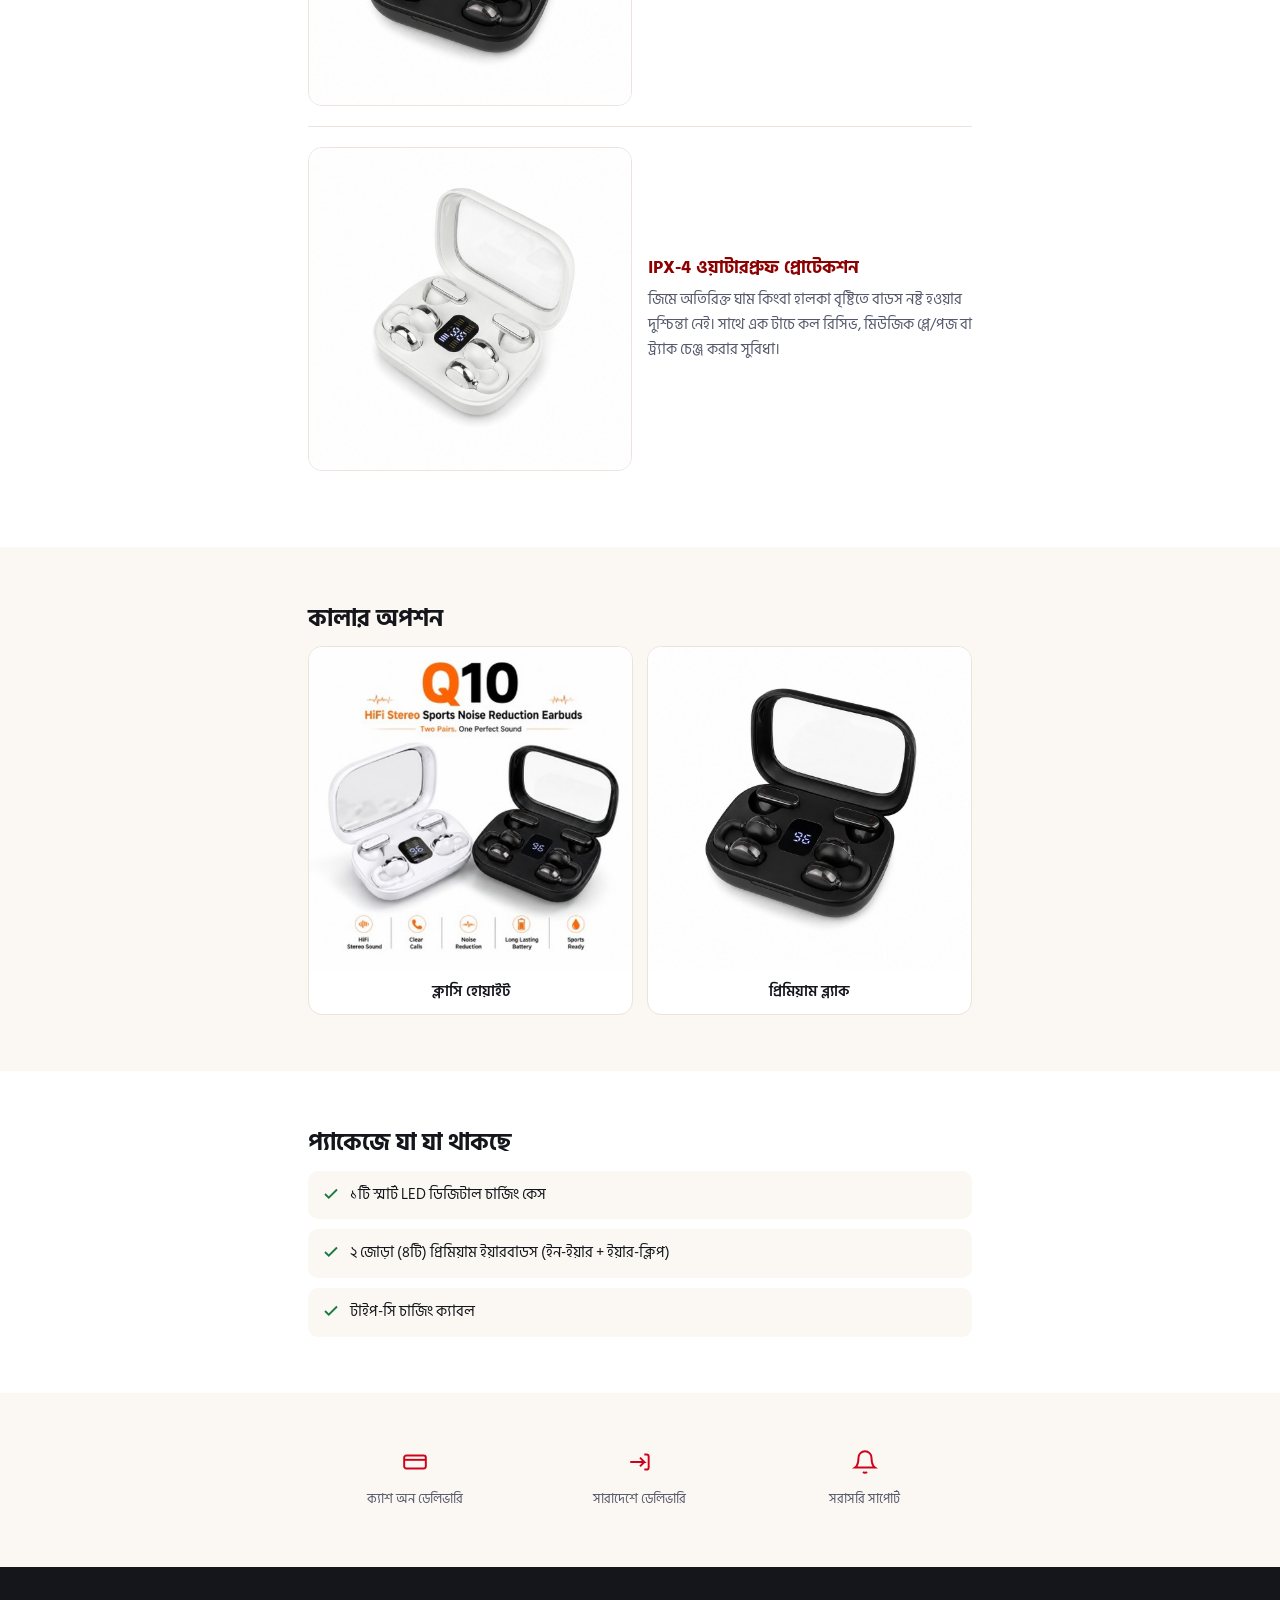
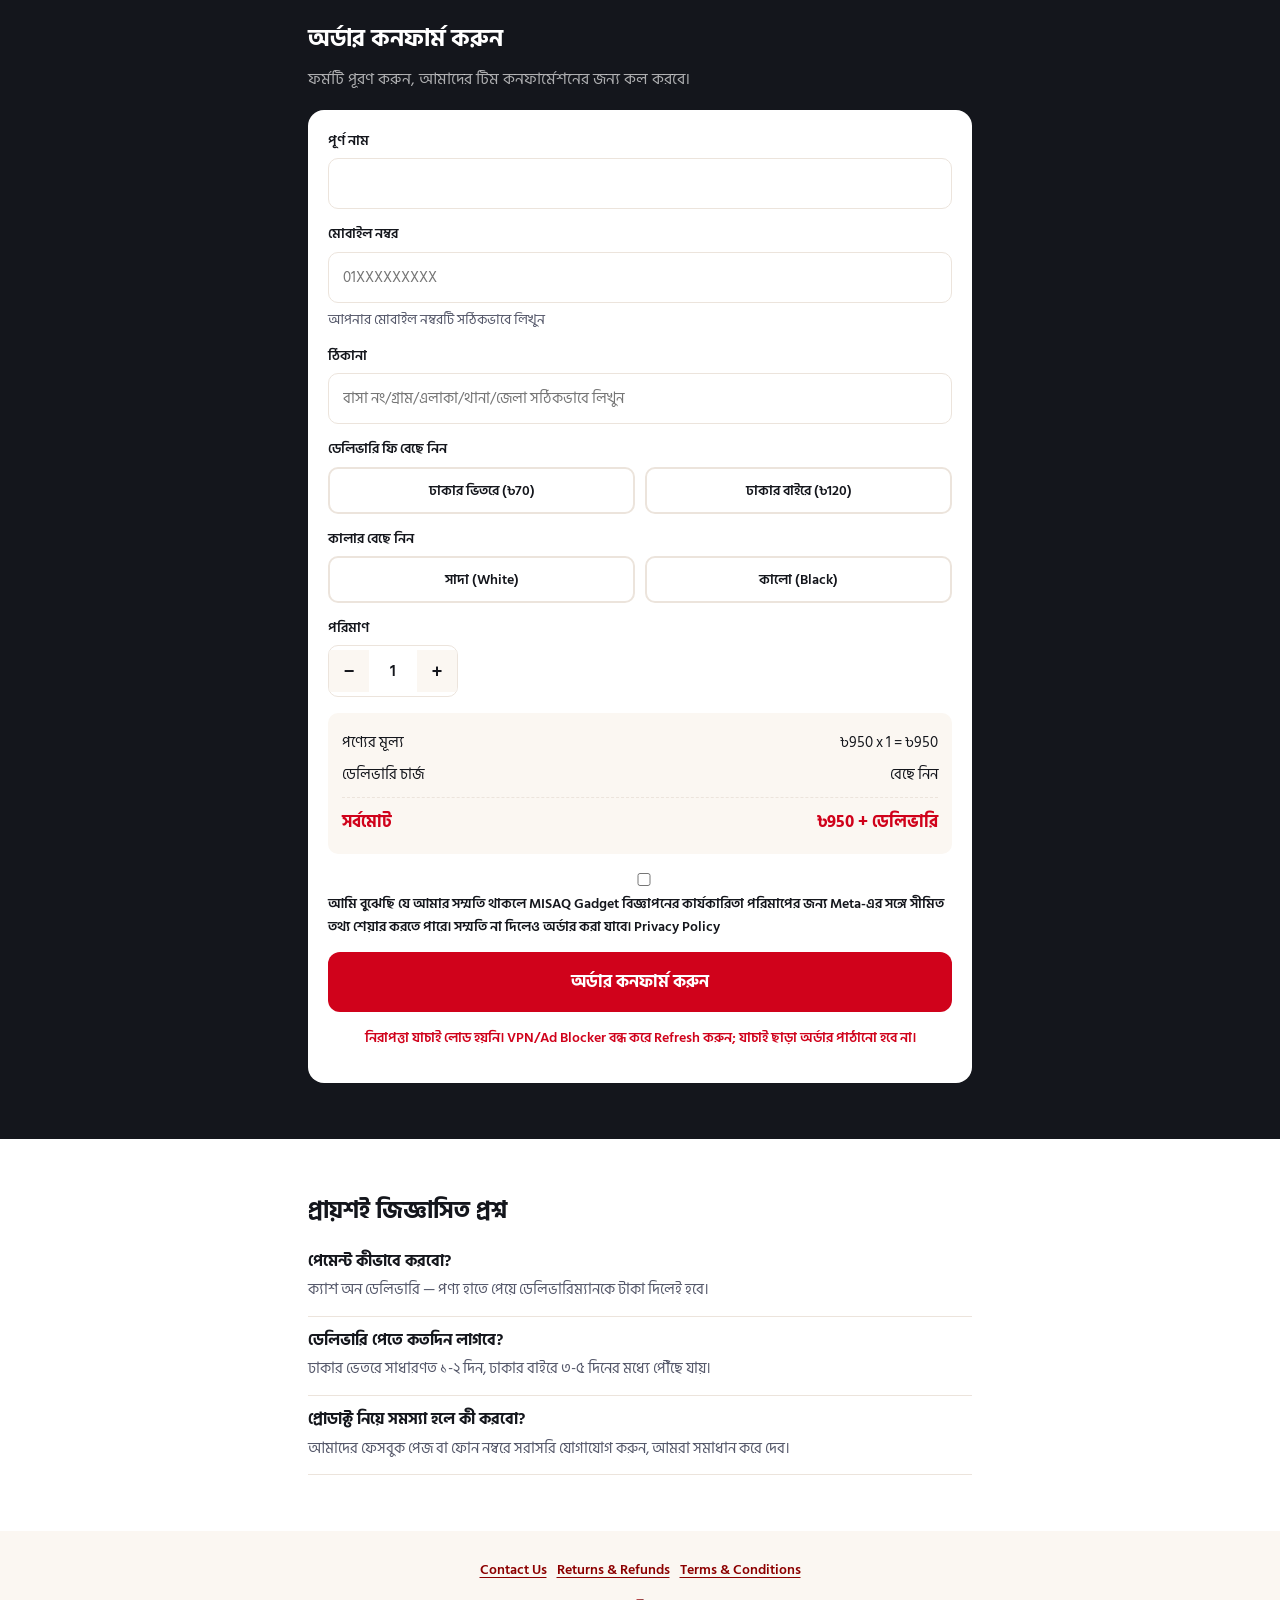
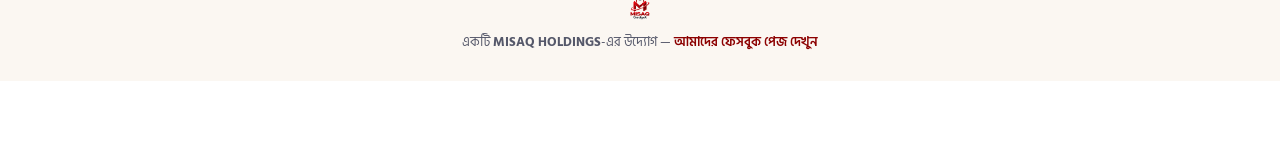
<file: q10-earbuds/index.html>
<!doctype html>
<html lang="bn">
<head>
<meta charset="UTF-8" />
<meta name="viewport" content="width=device-width, initial-scale=1.0" />
<title>Q10 HiFi Stereo Sports Earbuds — ১ কেসে ২টি স্টাইল | MISAQ Gadget</title>
<meta name="description" content="Q10 HiFi Stereo Sports Noise Reduction Earbuds — এক কেসে ইন-ইয়ার ও ইয়ার-ক্লিপ দুই স্টাইলের বাডস। ক্যাশ অন ডেলিভারিতে অর্ডার করুন।" />
<link rel="icon" href="../images/favicon.png" type="image/png" />
<link rel="preconnect" href="https://fonts.googleapis.com">
<link rel="preconnect" href="https://fonts.gstatic.com" crossorigin>
<link href="https://fonts.googleapis.com/css2?family=Hind+Siliguri:wght@400;500;600;700&family=Poppins:wght@600;700&display=swap" rel="stylesheet">
<link rel="stylesheet" href="../css/style.css" />

<script src="/js/meta-tracking.js" defer></script>
</head>
<body>

<div class="topbar">
  <div class="wrap">
    <a href="../index.html" class="topbar-logo"><img src="../images/logo.png" alt="MISAQ Gadget" /></a>
    <a href="tel:01911833674" class="topbar-call">
      <svg viewBox="0 0 24 24" fill="none" stroke="currentColor" stroke-width="2"><path d="M22 16.92v3a2 2 0 0 1-2.18 2 19.79 19.79 0 0 1-8.63-3.07 19.5 19.5 0 0 1-6-6 19.79 19.79 0 0 1-3.07-8.67A2 2 0 0 1 4.11 2h3a2 2 0 0 1 2 1.72c.127.96.362 1.903.7 2.81a2 2 0 0 1-.45 2.11L8.09 9.91a16 16 0 0 0 6 6l1.27-1.27a2 2 0 0 1 2.11-.45c.907.338 1.85.573 2.81.7A2 2 0 0 1 22 16.92z"/></svg>
      অর্ডার করতে কল করুন
    </a>
  </div>
</div>

<main>

  <section class="hero">
    <div class="wrap">
      <div class="hero-inner">
        <div>
          <div class="hero-gallery">
            <img src="images/q10-banner.jpg" alt="Q10 HiFi Stereo Sports Earbuds" id="main-product-image" />
          </div>
          <div class="hero-thumbs">
            <img src="images/q10-white.jpg" alt="Q10 Earbuds - সাদা" onclick="document.getElementById('main-product-image').src=this.src" />
            <img src="images/q10-black.jpg" alt="Q10 Earbuds - কালো" onclick="document.getElementById('main-product-image').src=this.src" />
          </div>
        </div>
        <div>
          <span class="hero-badge">🔥 একই খরচে ডাবল ধামাকা</span>
          <h1>Q10 HiFi Stereo Sports Noise Reduction Earbuds</h1>
          <p class="hero-sub">১ কেসে ২টি ভিন্ন স্টাইলের ইয়ারবাডস — ইন-ইয়ার ও ইয়ার-ক্লিপ, একসাথে! মিউজিক, কলিং আর ওয়ার্কআউট — সব দরকার একটাতেই মিটে যাবে।</p>

          <div class="price-block">
            <div class="price-row">
              <span class="price-old">৳1250</span>
              <span class="price-new">৳950</span>
              <span class="price-off">24% ছাড়</span>
            </div>
            <p class="price-note">ক্যাশ অন ডেলিভারি — হাতে পেয়ে টাকা দিন</p>
          </div>

          <a href="#order-form" class="btn-cta">এখনই অর্ডার করুন</a>
        </div>
      </div>
    </div>
  </section>

  <section class="feature-strip">
    <div class="wrap">
      <div class="feature-grid">
        <div class="feature-item">
          <svg viewBox="0 0 24 24" fill="none" stroke="currentColor" stroke-width="1.8"><path d="M6.5 6.5a5 5 0 0 1 7-7"/><path d="M2 12a10 10 0 0 1 20 0v6a2 2 0 0 1-2 2h-1a2 2 0 0 1-2-2v-4a2 2 0 0 1 2-2h3M2 12v6a2 2 0 0 0 2 2h1a2 2 0 0 0 2-2v-4a2 2 0 0 0-2-2H2"/></svg>
          <h3>Bluetooth 5.4</h3>
        </div>
        <div class="feature-item">
          <svg viewBox="0 0 24 24" fill="none" stroke="currentColor" stroke-width="1.8"><rect x="7" y="2" width="10" height="20" rx="2"/><path d="M11 6h2"/></svg>
          <h3>LED ডিজিটাল ডিসপ্লে</h3>
        </div>
        <div class="feature-item">
          <svg viewBox="0 0 24 24" fill="none" stroke="currentColor" stroke-width="1.8"><path d="M12 2v2M12 20v2M4.93 4.93l1.41 1.41M17.66 17.66l1.41 1.41M2 12h2M20 12h2M4.93 19.07l1.41-1.41M17.66 6.34l1.41-1.41"/><circle cx="12" cy="12" r="4"/></svg>
          <h3>IPX-4 ওয়াটারপ্রুফ</h3>
        </div>
        <div class="feature-item">
          <svg viewBox="0 0 24 24" fill="none" stroke="currentColor" stroke-width="1.8"><circle cx="12" cy="12" r="9"/><path d="M12 7v5l3 3"/></svg>
          <h3>স্মার্ট টাচ কন্ট্রোল</h3>
        </div>
      </div>
    </div>
  </section>

  <section>
    <div class="wrap">
      <h2 class="section-title">কেন Q10 সবার থেকে আলাদা ও সেরা</h2>

      <div class="benefit">
        <img src="images/q10-white.jpg" alt="১ বক্সে ৪টি ইয়ারবাড" />
        <div>
          <h3>১ বক্সে ৪টি ইয়ারবাড (2 Pairs Combo)</h3>
          <p>একই চার্জিং কেসের ভেতর পাচ্ছেন দুই ভিন্ন ডিজাইনের ২ জোড়া বাডস — ইন-ইয়ার সাধারণ ব্যবহার ও কলের জন্য, আর ইয়ার-ক্লিপ স্পোর্টস ও একটিভ লাইফস্টাইলের জন্য সিকিউর ফিট দেয়।</p>
        </div>
      </div>

      <div class="benefit">
        <img src="images/q10-black.jpg" alt="স্মার্ট LED ডিসপ্লে" />
        <div>
          <h3>স্মার্ট ডিজিটাল LED ডিসপ্লে</h3>
          <p>কেসের মাঝখানে রিয়েল-টাইম চার্জ ইন্ডিকেটর, যা কেস ও বাডস দুটোরই নিখুঁত ব্যাটারি পার্সেন্টেজ দেখায়।</p>
        </div>
      </div>

      <div class="benefit">
        <img src="images/q10-banner.jpg" alt="IPX-4 ওয়াটারপ্রুফ" />
        <div>
          <h3>IPX-4 ওয়াটারপ্রুফ প্রোটেকশন</h3>
          <p>জিমে অতিরিক্ত ঘাম কিংবা হালকা বৃষ্টিতে বাডস নষ্ট হওয়ার দুশ্চিন্তা নেই। সাথে এক টাচে কল রিসিভ, মিউজিক প্লে/পজ বা ট্র্যাক চেঞ্জ করার সুবিধা।</p>
        </div>
      </div>
    </div>
  </section>

  <section class="feature-strip">
    <div class="wrap">
      <h2 class="section-title">কালার অপশন</h2>
      <div class="color-grid">
        <div class="color-card">
          <img src="images/q10-white.jpg" alt="ক্লাসি হোয়াইট" />
          <div class="label">ক্লাসি হোয়াইট</div>
        </div>
        <div class="color-card">
          <img src="images/q10-black.jpg" alt="প্রিমিয়াম ব্ল্যাক" />
          <div class="label">প্রিমিয়াম ব্ল্যাক</div>
        </div>
      </div>
    </div>
  </section>

  <section>
    <div class="wrap">
      <h2 class="section-title">প্যাকেজে যা যা থাকছে</h2>
      <ul class="package-list">
        <li><svg viewBox="0 0 24 24" fill="none" stroke="currentColor" stroke-width="2.5"><path d="M20 6 9 17l-5-5"/></svg> ১টি স্মার্ট LED ডিজিটাল চার্জিং কেস</li>
        <li><svg viewBox="0 0 24 24" fill="none" stroke="currentColor" stroke-width="2.5"><path d="M20 6 9 17l-5-5"/></svg> ২ জোড়া (৪টি) প্রিমিয়াম ইয়ারবাডস (ইন-ইয়ার + ইয়ার-ক্লিপ)</li>
        <li><svg viewBox="0 0 24 24" fill="none" stroke="currentColor" stroke-width="2.5"><path d="M20 6 9 17l-5-5"/></svg> টাইপ-সি চার্জিং ক্যাবল</li>
      </ul>
    </div>
  </section>

  <section class="feature-strip">
    <div class="wrap">
      <div class="trust-row">
        <div class="trust-item">
          <svg viewBox="0 0 24 24" fill="none" stroke="currentColor" stroke-width="1.8"><rect x="2" y="6" width="20" height="12" rx="2"/><path d="M2 10h20"/></svg>
          <span>ক্যাশ অন ডেলিভারি</span>
        </div>
        <div class="trust-item">
          <svg viewBox="0 0 24 24" fill="none" stroke="currentColor" stroke-width="1.8"><path d="M3 12h13l-4-4m4 4-4 4"/><path d="M16 5h2a2 2 0 0 1 2 2v10a2 2 0 0 1-2 2h-2"/></svg>
          <span>সারাদেশে ডেলিভারি</span>
        </div>
        <div class="trust-item">
          <svg viewBox="0 0 24 24" fill="none" stroke="currentColor" stroke-width="1.8"><path d="M18 8a6 6 0 0 0-12 0c0 7-3 9-3 9h18s-3-2-3-9"/><path d="M13.73 21a2 2 0 0 1-3.46 0"/></svg>
          <span>সরাসরি সাপোর্ট</span>
        </div>
      </div>
    </div>
  </section>

  <section id="order-form" class="order-section">
    <div class="wrap">
      <h2 class="section-title">অর্ডার কনফার্ম করুন</h2>
      <p class="section-sub">ফর্মটি পূরণ করুন, আমাদের টিম কনফার্মেশনের জন্য কল করবে।</p>

      <form class="order-form" id="orderForm" data-product-code="Q10" data-product="Q10 HiFi Stereo Sports Earbuds" data-price="950">
        <div class="field">
          <label for="name">পূর্ণ নাম</label>
          <input type="text" id="name" name="name" required />
        </div>
        <div class="field">
          <label for="phone">মোবাইল নম্বর</label>
          <input type="tel" id="phone" name="phone" placeholder="01XXXXXXXXX" required />
          <p class="price-note" style="margin-top:6px;">আপনার মোবাইল নম্বরটি সঠিকভাবে লিখুন</p>
        </div>
        <div class="field">
          <label for="address">ঠিকানা</label>
          <input type="text" id="address" name="address" placeholder="বাসা নং/গ্রাম/এলাকা/থানা/জেলা সঠিকভাবে লিখুন" required />
        </div>
        <div class="field">
          <label>ডেলিভারি ফি বেছে নিন</label>
          <div class="color-select">
            <div class="color-option" data-charge="70">ঢাকার ভিতরে (৳70)</div>
            <div class="color-option" data-charge="120">ঢাকার বাইরে (৳120)</div>
          </div>
          <input type="hidden" id="deliveryZone" name="deliveryZone" value="" />
        </div>
        <div class="field">
          <label>কালার বেছে নিন</label>
          <div class="color-select">
            <div class="color-option" data-color="সাদা">সাদা (White)</div>
            <div class="color-option" data-color="কালো">কালো (Black)</div>
          </div>
          <input type="hidden" id="color" name="color" value="" />
        </div>
        <div class="field">
          <label>পরিমাণ</label>
          <div class="qty-control">
            <button type="button" id="qtyMinus">−</button>
            <input type="text" id="quantity" name="quantity" value="1" readonly />
            <button type="button" id="qtyPlus">+</button>
          </div>
        </div>

        <div class="order-summary">
          <div class="order-summary-row"><span>পণ্যের মূল্য</span><span id="sumProduct">৳950 x 1</span></div>
          <div class="order-summary-row"><span>ডেলিভারি চার্জ</span><span id="sumDelivery">বেছে নিন</span></div>
          <div class="order-summary-row total"><span>সর্বমোট</span><span id="sumTotal">৳950 + ডেলিভারি</span></div>
        </div>

        <div class="field"><label for="marketingConsent"><input type="checkbox" id="marketingConsent" name="marketing_consent" value="yes" /> আমি বুঝেছি যে আমার সম্মতি থাকলে MISAQ Gadget বিজ্ঞাপনের কার্যকারিতা পরিমাপের জন্য Meta-এর সঙ্গে সীমিত তথ্য শেয়ার করতে পারে। সম্মতি না দিলেও অর্ডার করা যাবে। <a href="../privacy-policy.html" target="_blank" rel="noopener">Privacy Policy</a></label></div>
        <button type="submit" class="btn-cta">অর্ডার কনফার্ম করুন</button>
        <p class="form-status" id="formStatus" role="status" aria-live="polite"></p>
      </form>
    </div>
  </section>

  <section>
    <div class="wrap">
      <h2 class="section-title">প্রায়শই জিজ্ঞাসিত প্রশ্ন</h2>
      <div class="faq-item">
        <h3>পেমেন্ট কীভাবে করবো?</h3>
        <p>ক্যাশ অন ডেলিভারি — পণ্য হাতে পেয়ে ডেলিভারিম্যানকে টাকা দিলেই হবে।</p>
      </div>
      <div class="faq-item">
        <h3>ডেলিভারি পেতে কতদিন লাগবে?</h3>
        <p>ঢাকার ভেতরে সাধারণত ১-২ দিন, ঢাকার বাইরে ৩-৫ দিনের মধ্যে পৌঁছে যায়।</p>
      </div>
      <div class="faq-item">
        <h3>প্রোডাক্ট নিয়ে সমস্যা হলে কী করবো?</h3>
        <p>আমাদের ফেসবুক পেজ বা ফোন নম্বরে সরাসরি যোগাযোগ করুন, আমরা সমাধান করে দেব।</p>
      </div>
    </div>
  </section>

</main>

  <footer class="site-footer">
  <div class="footer-links">
    <a href="../contact.html">Contact Us</a>
    <a href="../returns-refunds.html">Returns & Refunds</a>
    <a href="../terms-conditions.html">Terms & Conditions</a>
  </div>
  <img src="../images/logo.png" alt="MISAQ Gadget" />
  <p>একটি <strong>MISAQ HOLDINGS</strong>-এর উদ্যোগ — <a href="https://www.facebook.com/misaqgadget" target="_blank" rel="noopener">আমাদের ফেসবুক পেজ দেখুন</a></p>
  </footer>

<div class="sticky-cta">
  <span class="price" id="stickyPrice">৳950+</span>
  <a href="#order-form" class="btn-cta">অর্ডার করুন</a>
</div>

<script src="../js/order.js"></script>
</body>
</html>
</file>
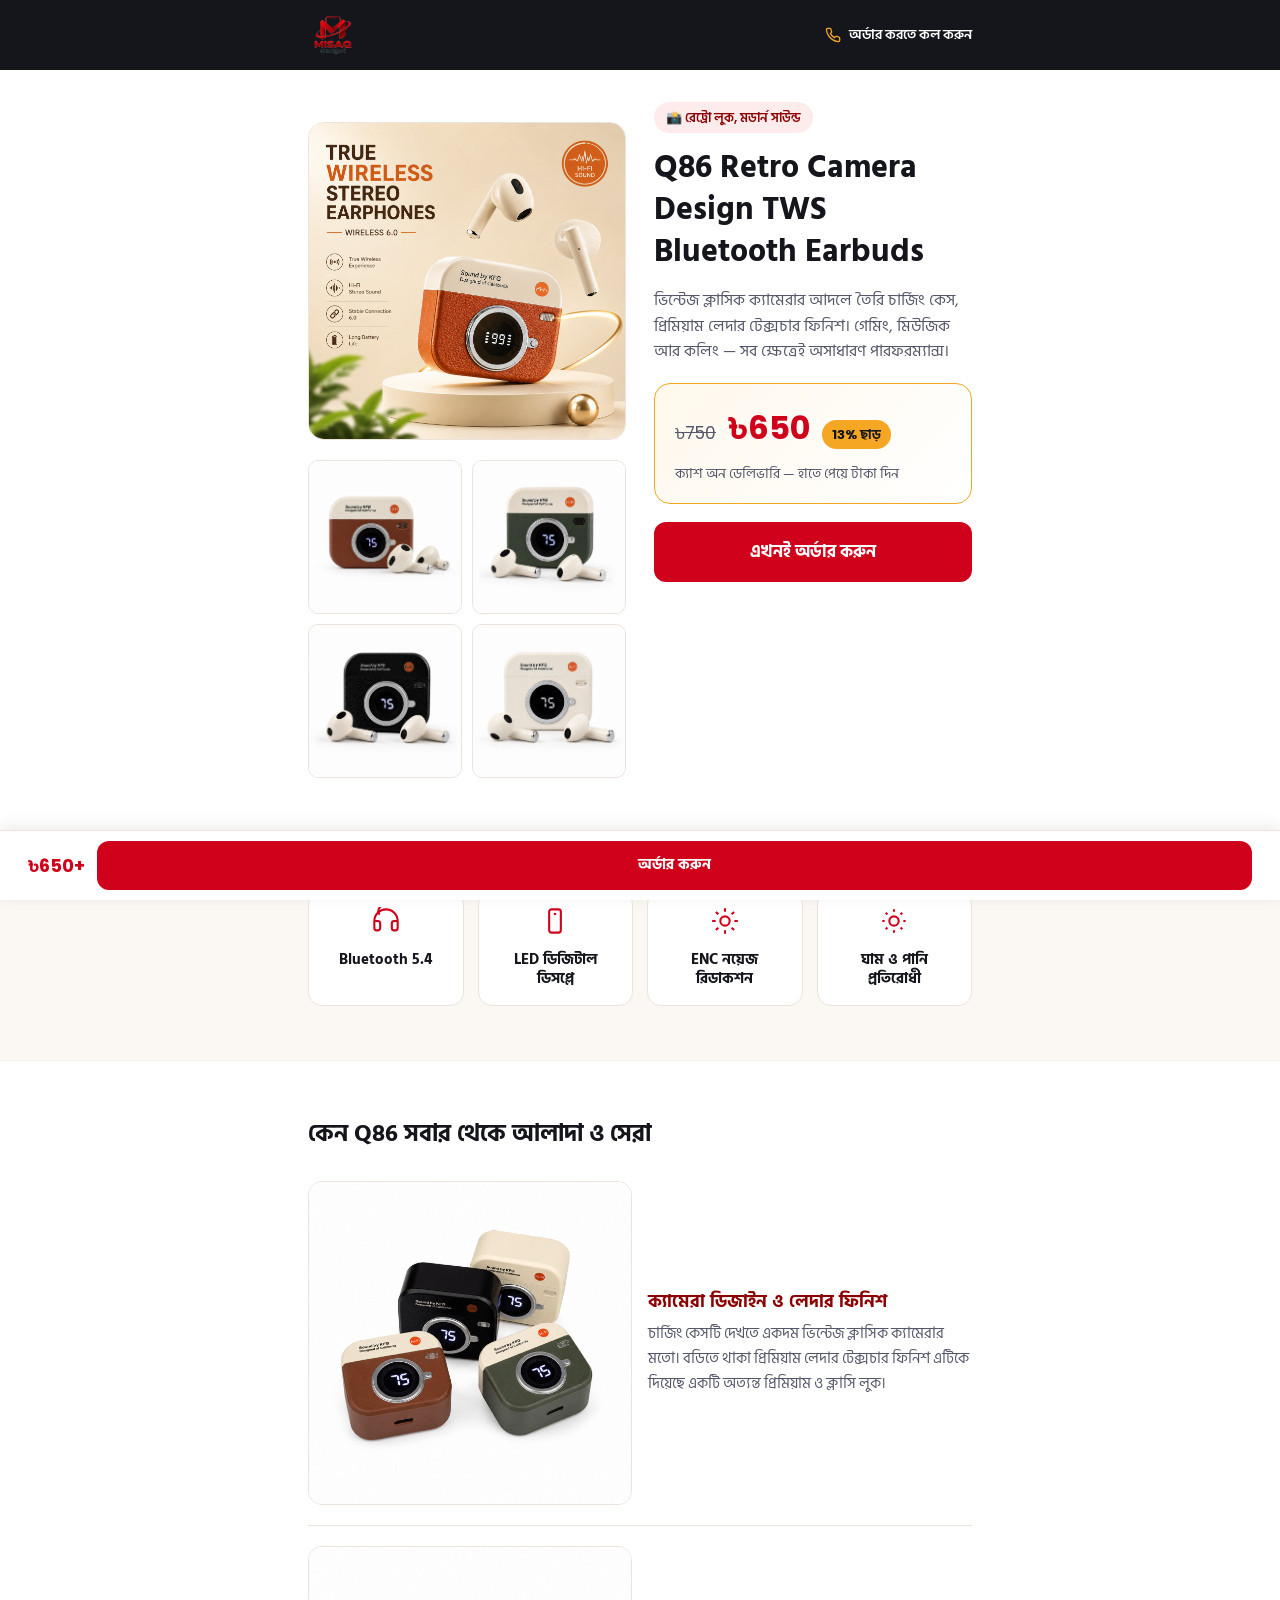
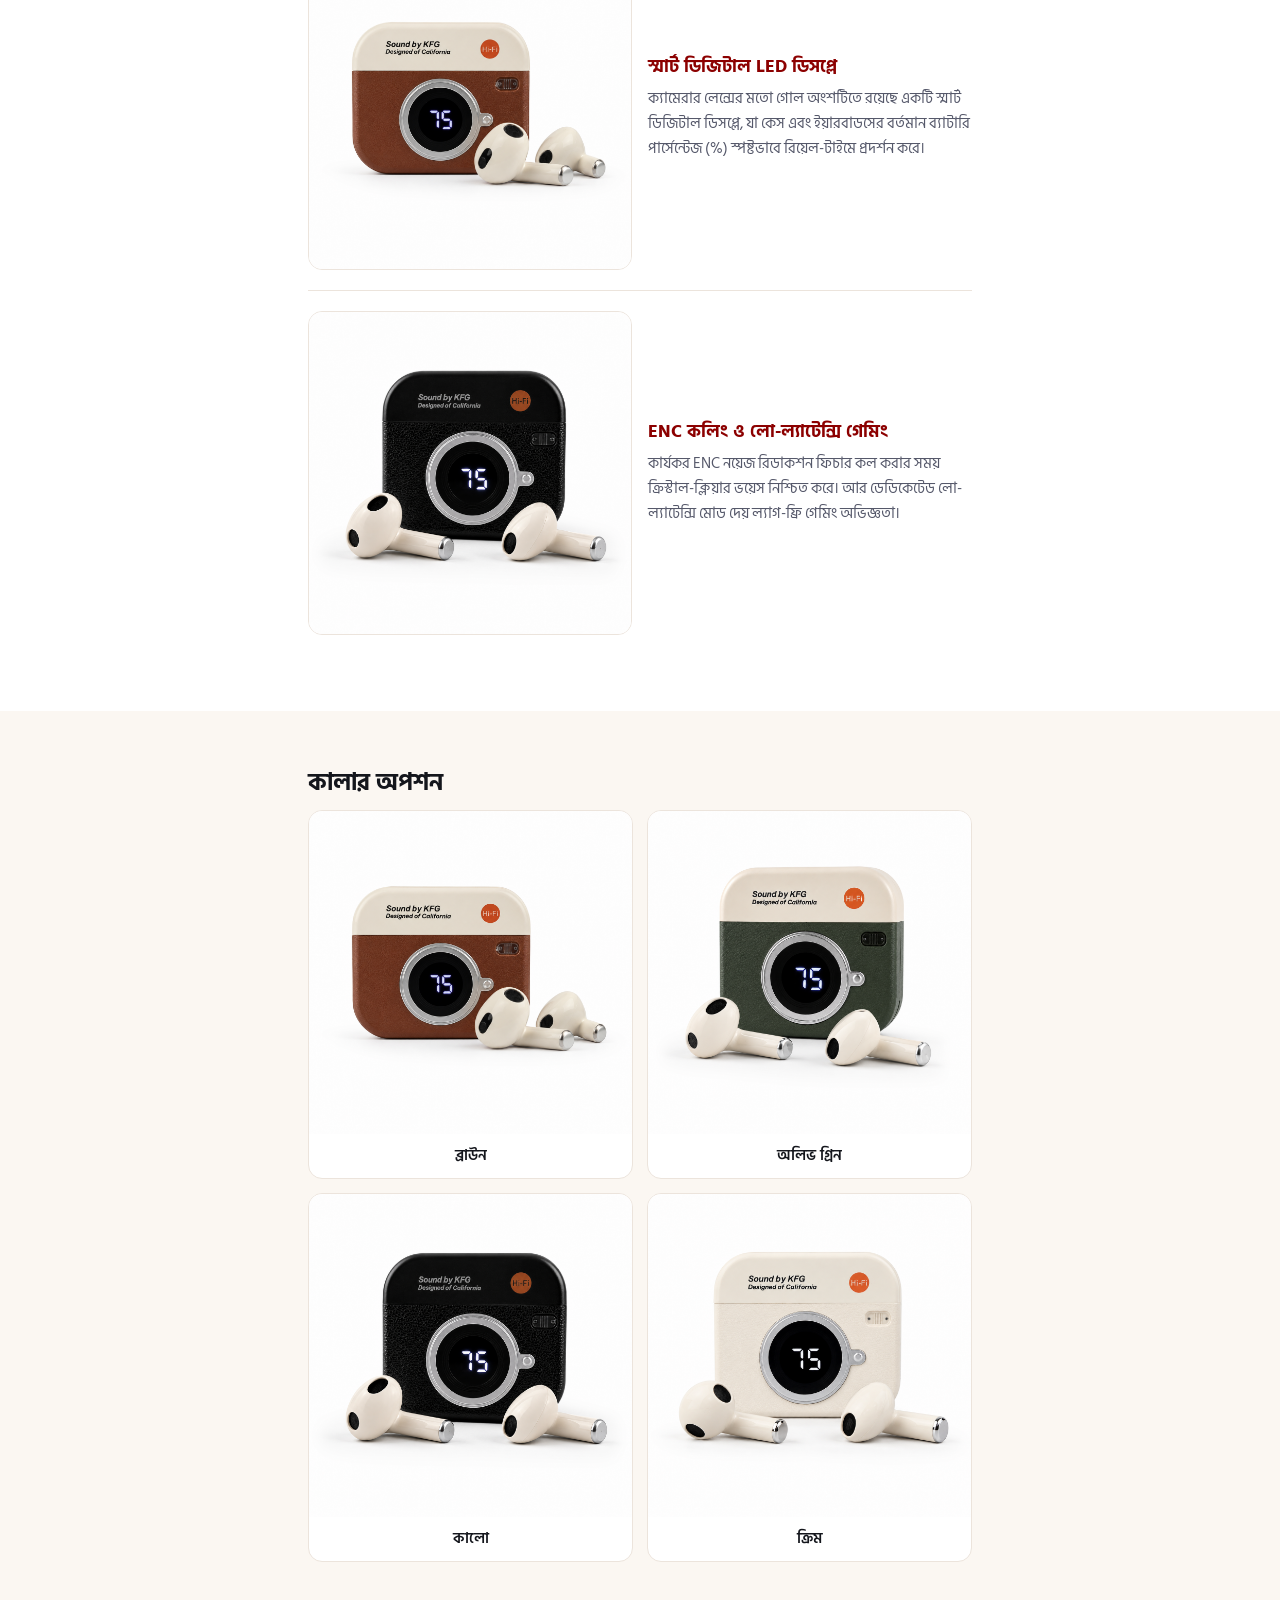
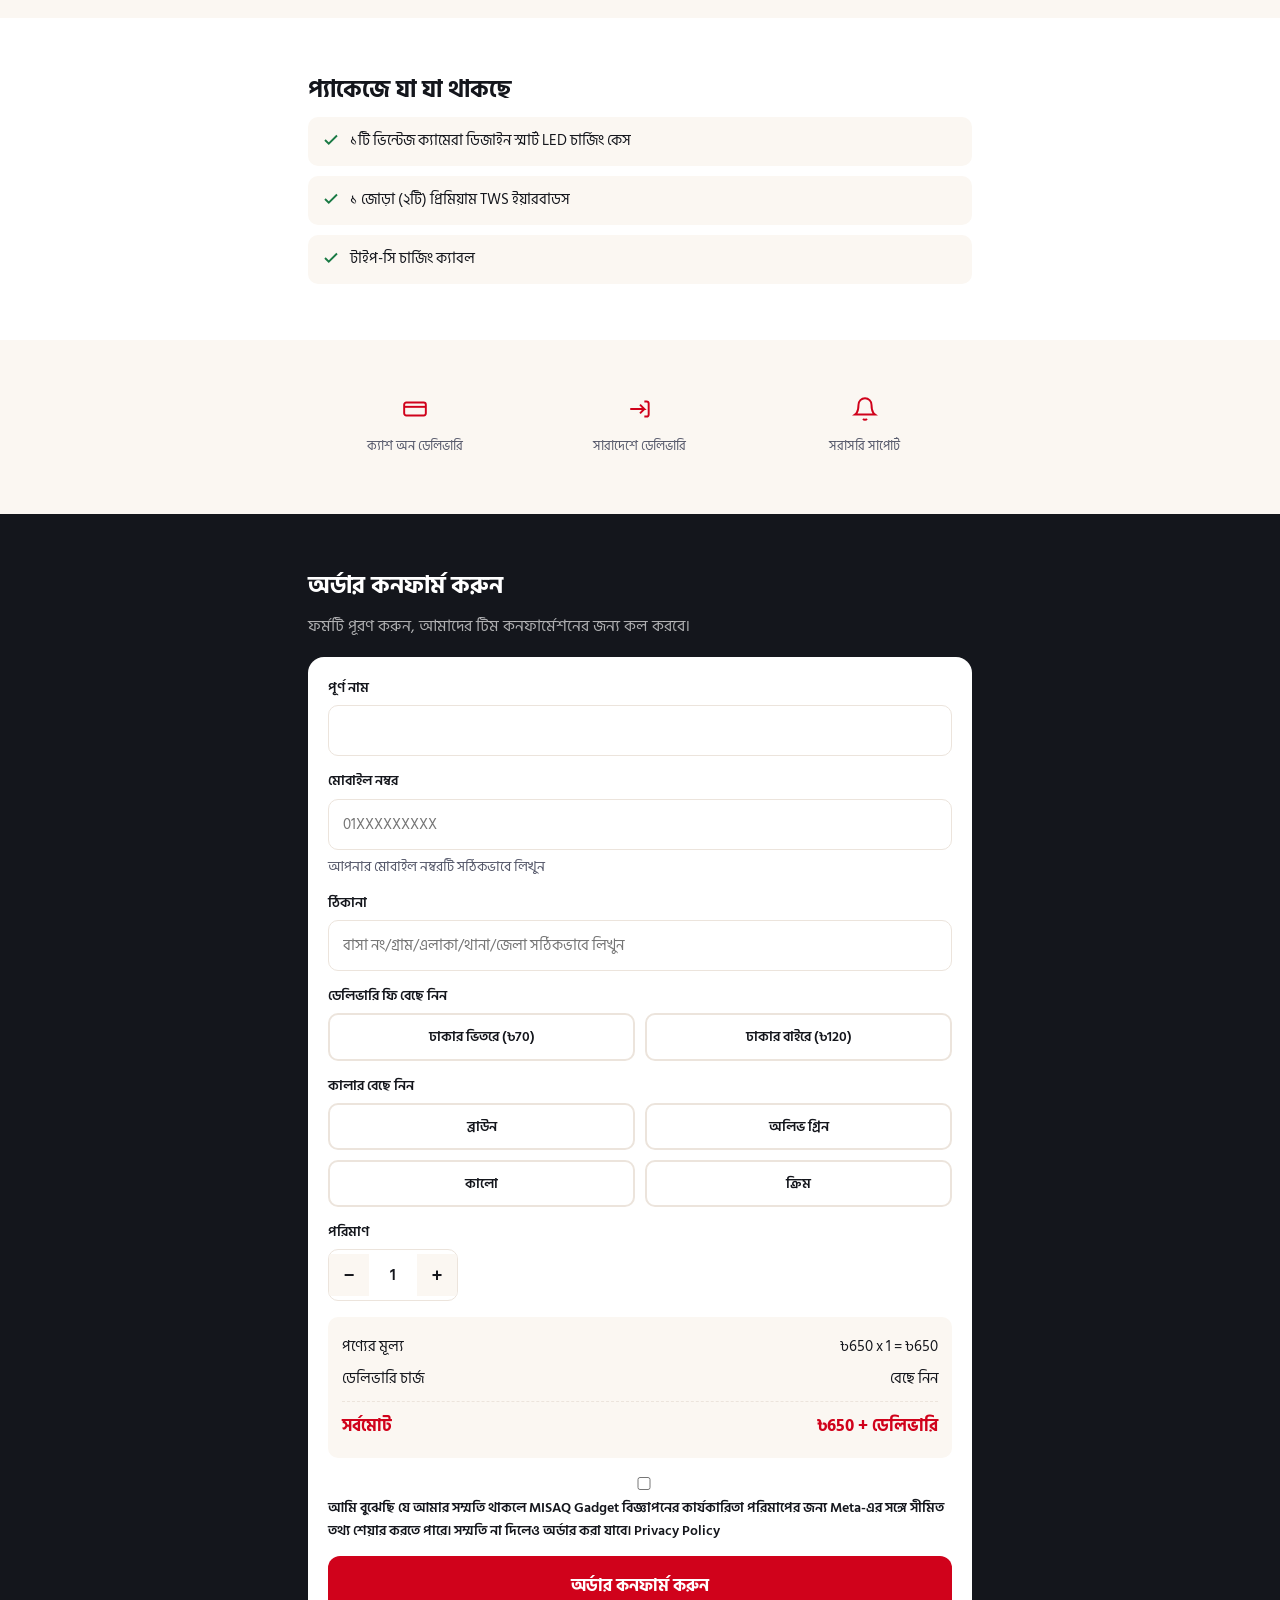
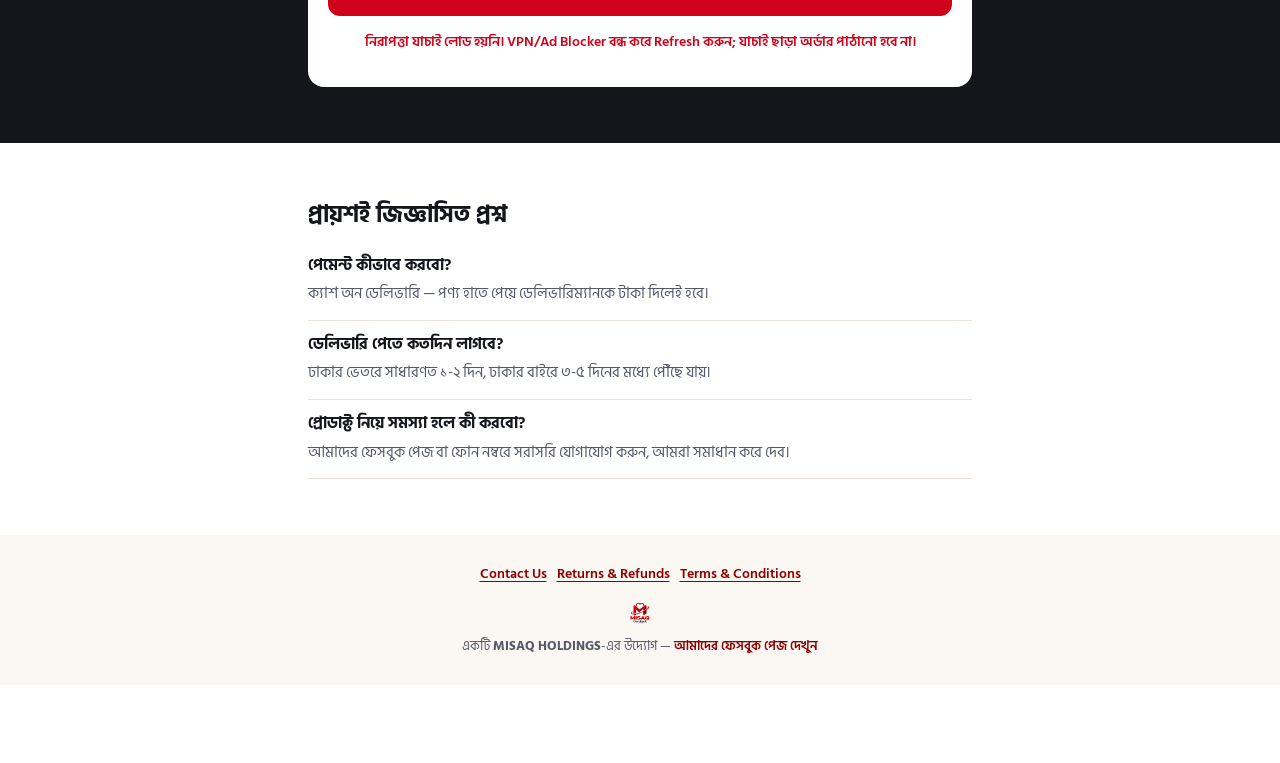
<file: q86-earbuds/index.html>
<!doctype html>
<html lang="bn">
<head>
<meta charset="UTF-8" />
<meta name="viewport" content="width=device-width, initial-scale=1.0" />
<title>Q86 Retro Camera Design TWS Bluetooth Earbuds | MISAQ Gadget</title>
<meta name="description" content="Q86 Retro Camera Design TWS Bluetooth Earbuds — ভিন্টেজ ক্যামেরা ডিজাইন, লেদার ফিনিশ, ডিজিটাল LED ডিসপ্লে, Bluetooth 5.4, ENC নয়েজ রিডাকশন। ক্যাশ অন ডেলিভারিতে অর্ডার করুন।" />
<link rel="icon" href="../images/favicon.png" type="image/png" />
<link rel="preconnect" href="https://fonts.googleapis.com">
<link rel="preconnect" href="https://fonts.gstatic.com" crossorigin>
<link href="https://fonts.googleapis.com/css2?family=Hind+Siliguri:wght@400;500;600;700&family=Poppins:wght@600;700&display=swap" rel="stylesheet">
<link rel="stylesheet" href="../css/style.css" />

<script src="/js/meta-tracking.js" defer></script>
</head>
<body>

<div class="topbar">
  <div class="wrap">
    <a href="../index.html" class="topbar-logo"><img src="../images/logo.png" alt="MISAQ Gadget" /></a>
    <a href="tel:01911833674" class="topbar-call">
      <svg viewBox="0 0 24 24" fill="none" stroke="currentColor" stroke-width="2"><path d="M22 16.92v3a2 2 0 0 1-2.18 2 19.79 19.79 0 0 1-8.63-3.07 19.5 19.5 0 0 1-6-6 19.79 19.79 0 0 1-3.07-8.67A2 2 0 0 1 4.11 2h3a2 2 0 0 1 2 1.72c.127.96.362 1.903.7 2.81a2 2 0 0 1-.45 2.11L8.09 9.91a16 16 0 0 0 6 6l1.27-1.27a2 2 0 0 1 2.11-.45c.907.338 1.85.573 2.81.7A2 2 0 0 1 22 16.92z"/></svg>
      অর্ডার করতে কল করুন
    </a>
  </div>
</div>

<main>

  <section class="hero">
    <div class="wrap">
      <div class="hero-inner">
        <div>
          <div class="hero-gallery">
            <img src="images/q86-banner.png" alt="Q86 Retro Camera Design TWS Earbuds" id="main-product-image" />
          </div>
          <div class="hero-thumbs">
            <img src="images/q86-brown.png" alt="Q86 Earbuds - ব্রাউন" onclick="document.getElementById('main-product-image').src=this.src" />
            <img src="images/q86-olive.png" alt="Q86 Earbuds - অলিভ গ্রিন" onclick="document.getElementById('main-product-image').src=this.src" />
            <img src="images/q86-black.png" alt="Q86 Earbuds - কালো" onclick="document.getElementById('main-product-image').src=this.src" />
            <img src="images/q86-cream.png" alt="Q86 Earbuds - ক্রিম" onclick="document.getElementById('main-product-image').src=this.src" />
          </div>
        </div>
        <div>
          <span class="hero-badge">📸 রেট্রো লুক, মডার্ন সাউন্ড</span>
          <h1>Q86 Retro Camera Design TWS Bluetooth Earbuds</h1>
          <p class="hero-sub">ভিন্টেজ ক্লাসিক ক্যামেরার আদলে তৈরি চার্জিং কেস, প্রিমিয়াম লেদার টেক্সচার ফিনিশ। গেমিং, মিউজিক আর কলিং — সব ক্ষেত্রেই অসাধারণ পারফরম্যান্স।</p>

          <div class="price-block">
            <div class="price-row">
              <span class="price-old">৳750</span>
              <span class="price-new">৳650</span>
              <span class="price-off">13% ছাড়</span>
            </div>
            <p class="price-note">ক্যাশ অন ডেলিভারি — হাতে পেয়ে টাকা দিন</p>
          </div>

          <a href="#order-form" class="btn-cta">এখনই অর্ডার করুন</a>
        </div>
      </div>
    </div>
  </section>

  <section class="feature-strip">
    <div class="wrap">
      <div class="feature-grid">
        <div class="feature-item">
          <svg viewBox="0 0 24 24" fill="none" stroke="currentColor" stroke-width="1.8"><path d="M6.5 6.5a5 5 0 0 1 7-7"/><path d="M2 12a10 10 0 0 1 20 0v6a2 2 0 0 1-2 2h-1a2 2 0 0 1-2-2v-4a2 2 0 0 1 2-2h3M2 12v6a2 2 0 0 0 2 2h1a2 2 0 0 0 2-2v-4a2 2 0 0 0-2-2H2"/></svg>
          <h3>Bluetooth 5.4</h3>
        </div>
        <div class="feature-item">
          <svg viewBox="0 0 24 24" fill="none" stroke="currentColor" stroke-width="1.8"><rect x="7" y="2" width="10" height="20" rx="2"/><path d="M11 6h2"/></svg>
          <h3>LED ডিজিটাল ডিসপ্লে</h3>
        </div>
        <div class="feature-item">
          <svg viewBox="0 0 24 24" fill="none" stroke="currentColor" stroke-width="1.8"><path d="M12 1v3M12 20v3M4.2 4.2l2.1 2.1M17.7 17.7l2.1 2.1M1 12h3M20 12h3M4.2 19.8l2.1-2.1M17.7 6.3l2.1-2.1"/><circle cx="12" cy="12" r="4"/></svg>
          <h3>ENC নয়েজ রিডাকশন</h3>
        </div>
        <div class="feature-item">
          <svg viewBox="0 0 24 24" fill="none" stroke="currentColor" stroke-width="1.8"><path d="M12 2v2M12 20v2M4.93 4.93l1.41 1.41M17.66 17.66l1.41 1.41M2 12h2M20 12h2M4.93 19.07l1.41-1.41M17.66 6.34l1.41-1.41"/><circle cx="12" cy="12" r="4"/></svg>
          <h3>ঘাম ও পানি প্রতিরোধী</h3>
        </div>
      </div>
    </div>
  </section>

  <section>
    <div class="wrap">
      <h2 class="section-title">কেন Q86 সবার থেকে আলাদা ও সেরা</h2>

      <div class="benefit">
        <img src="images/q86-group.png" alt="ক্যামেরা ডিজাইন ও লেদার ফিনিশ" />
        <div>
          <h3>ক্যামেরা ডিজাইন ও লেদার ফিনিশ</h3>
          <p>চার্জিং কেসটি দেখতে একদম ভিন্টেজ ক্লাসিক ক্যামেরার মতো। বডিতে থাকা প্রিমিয়াম লেদার টেক্সচার ফিনিশ এটিকে দিয়েছে একটি অত্যন্ত প্রিমিয়াম ও ক্লাসি লুক।</p>
        </div>
      </div>

      <div class="benefit">
        <img src="images/q86-brown.png" alt="স্মার্ট LED ডিসপ্লে" />
        <div>
          <h3>স্মার্ট ডিজিটাল LED ডিসপ্লে</h3>
          <p>ক্যামেরার লেন্সের মতো গোল অংশটিতে রয়েছে একটি স্মার্ট ডিজিটাল ডিসপ্লে, যা কেস এবং ইয়ারবাডসের বর্তমান ব্যাটারি পার্সেন্টেজ (%) স্পষ্টভাবে রিয়েল-টাইমে প্রদর্শন করে।</p>
        </div>
      </div>

      <div class="benefit">
        <img src="images/q86-black.png" alt="লো-ল্যাটেন্সি গেমিং মোড" />
        <div>
          <h3>ENC কলিং ও লো-ল্যাটেন্সি গেমিং</h3>
          <p>কার্যকর ENC নয়েজ রিডাকশন ফিচার কল করার সময় ক্রিস্টাল-ক্লিয়ার ভয়েস নিশ্চিত করে। আর ডেডিকেটেড লো-ল্যাটেন্সি মোড দেয় ল্যাগ-ফ্রি গেমিং অভিজ্ঞতা।</p>
        </div>
      </div>
    </div>
  </section>

  <section class="feature-strip">
    <div class="wrap">
      <h2 class="section-title">কালার অপশন</h2>
      <div class="color-grid">
        <div class="color-card">
          <img src="images/q86-brown.png" alt="ব্রাউন" />
          <div class="label">ব্রাউন</div>
        </div>
        <div class="color-card">
          <img src="images/q86-olive.png" alt="অলিভ গ্রিন" />
          <div class="label">অলিভ গ্রিন</div>
        </div>
        <div class="color-card">
          <img src="images/q86-black.png" alt="কালো" />
          <div class="label">কালো</div>
        </div>
        <div class="color-card">
          <img src="images/q86-cream.png" alt="ক্রিম" />
          <div class="label">ক্রিম</div>
        </div>
      </div>
    </div>
  </section>

  <section>
    <div class="wrap">
      <h2 class="section-title">প্যাকেজে যা যা থাকছে</h2>
      <ul class="package-list">
        <li><svg viewBox="0 0 24 24" fill="none" stroke="currentColor" stroke-width="2.5"><path d="M20 6 9 17l-5-5"/></svg> ১টি ভিন্টেজ ক্যামেরা ডিজাইন স্মার্ট LED চার্জিং কেস</li>
        <li><svg viewBox="0 0 24 24" fill="none" stroke="currentColor" stroke-width="2.5"><path d="M20 6 9 17l-5-5"/></svg> ১ জোড়া (২টি) প্রিমিয়াম TWS ইয়ারবাডস</li>
        <li><svg viewBox="0 0 24 24" fill="none" stroke="currentColor" stroke-width="2.5"><path d="M20 6 9 17l-5-5"/></svg> টাইপ-সি চার্জিং ক্যাবল</li>
      </ul>
    </div>
  </section>

  <section class="feature-strip">
    <div class="wrap">
      <div class="trust-row">
        <div class="trust-item">
          <svg viewBox="0 0 24 24" fill="none" stroke="currentColor" stroke-width="1.8"><rect x="2" y="6" width="20" height="12" rx="2"/><path d="M2 10h20"/></svg>
          <span>ক্যাশ অন ডেলিভারি</span>
        </div>
        <div class="trust-item">
          <svg viewBox="0 0 24 24" fill="none" stroke="currentColor" stroke-width="1.8"><path d="M3 12h13l-4-4m4 4-4 4"/><path d="M16 5h2a2 2 0 0 1 2 2v10a2 2 0 0 1-2 2h-2"/></svg>
          <span>সারাদেশে ডেলিভারি</span>
        </div>
        <div class="trust-item">
          <svg viewBox="0 0 24 24" fill="none" stroke="currentColor" stroke-width="1.8"><path d="M18 8a6 6 0 0 0-12 0c0 7-3 9-3 9h18s-3-2-3-9"/><path d="M13.73 21a2 2 0 0 1-3.46 0"/></svg>
          <span>সরাসরি সাপোর্ট</span>
        </div>
      </div>
    </div>
  </section>

  <section id="order-form" class="order-section">
    <div class="wrap">
      <h2 class="section-title">অর্ডার কনফার্ম করুন</h2>
      <p class="section-sub">ফর্মটি পূরণ করুন, আমাদের টিম কনফার্মেশনের জন্য কল করবে।</p>

      <form class="order-form" id="orderForm" data-product-code="Q86" data-product="Q86 Retro Camera Design TWS Bluetooth Earbuds" data-price="650">
        <div class="field">
          <label for="name">পূর্ণ নাম</label>
          <input type="text" id="name" name="name" required />
        </div>
        <div class="field">
          <label for="phone">মোবাইল নম্বর</label>
          <input type="tel" id="phone" name="phone" placeholder="01XXXXXXXXX" required />
          <p class="price-note" style="margin-top:6px;">আপনার মোবাইল নম্বরটি সঠিকভাবে লিখুন</p>
        </div>
        <div class="field">
          <label for="address">ঠিকানা</label>
          <input type="text" id="address" name="address" placeholder="বাসা নং/গ্রাম/এলাকা/থানা/জেলা সঠিকভাবে লিখুন" required />
        </div>
        <div class="field">
          <label>ডেলিভারি ফি বেছে নিন</label>
          <div class="color-select">
            <div class="color-option" data-charge="70">ঢাকার ভিতরে (৳70)</div>
            <div class="color-option" data-charge="120">ঢাকার বাইরে (৳120)</div>
          </div>
          <input type="hidden" id="deliveryZone" name="deliveryZone" value="" />
        </div>
        <div class="field">
          <label>কালার বেছে নিন</label>
          <div class="color-select">
            <div class="color-option" data-color="ব্রাউন">ব্রাউন</div>
            <div class="color-option" data-color="অলিভ গ্রিন">অলিভ গ্রিন</div>
            <div class="color-option" data-color="কালো">কালো</div>
            <div class="color-option" data-color="ক্রিম">ক্রিম</div>
          </div>
          <input type="hidden" id="color" name="color" value="" />
        </div>
        <div class="field">
          <label>পরিমাণ</label>
          <div class="qty-control">
            <button type="button" id="qtyMinus">−</button>
            <input type="text" id="quantity" name="quantity" value="1" readonly />
            <button type="button" id="qtyPlus">+</button>
          </div>
        </div>

        <div class="order-summary">
          <div class="order-summary-row"><span>পণ্যের মূল্য</span><span id="sumProduct">৳650 x 1</span></div>
          <div class="order-summary-row"><span>ডেলিভারি চার্জ</span><span id="sumDelivery">বেছে নিন</span></div>
          <div class="order-summary-row total"><span>সর্বমোট</span><span id="sumTotal">৳650 + ডেলিভারি</span></div>
        </div>

        <div class="field"><label for="marketingConsent"><input type="checkbox" id="marketingConsent" name="marketing_consent" value="yes" /> আমি বুঝেছি যে আমার সম্মতি থাকলে MISAQ Gadget বিজ্ঞাপনের কার্যকারিতা পরিমাপের জন্য Meta-এর সঙ্গে সীমিত তথ্য শেয়ার করতে পারে। সম্মতি না দিলেও অর্ডার করা যাবে। <a href="../privacy-policy.html" target="_blank" rel="noopener">Privacy Policy</a></label></div>
        <button type="submit" class="btn-cta">অর্ডার কনফার্ম করুন</button>
        <p class="form-status" id="formStatus" role="status" aria-live="polite"></p>
      </form>
    </div>
  </section>

  <section>
    <div class="wrap">
      <h2 class="section-title">প্রায়শই জিজ্ঞাসিত প্রশ্ন</h2>
      <div class="faq-item">
        <h3>পেমেন্ট কীভাবে করবো?</h3>
        <p>ক্যাশ অন ডেলিভারি — পণ্য হাতে পেয়ে ডেলিভারিম্যানকে টাকা দিলেই হবে।</p>
      </div>
      <div class="faq-item">
        <h3>ডেলিভারি পেতে কতদিন লাগবে?</h3>
        <p>ঢাকার ভেতরে সাধারণত ১-২ দিন, ঢাকার বাইরে ৩-৫ দিনের মধ্যে পৌঁছে যায়।</p>
      </div>
      <div class="faq-item">
        <h3>প্রোডাক্ট নিয়ে সমস্যা হলে কী করবো?</h3>
        <p>আমাদের ফেসবুক পেজ বা ফোন নম্বরে সরাসরি যোগাযোগ করুন, আমরা সমাধান করে দেব।</p>
      </div>
    </div>
  </section>

</main>

  <footer class="site-footer">
  <div class="footer-links">
    <a href="../contact.html">Contact Us</a>
    <a href="../returns-refunds.html">Returns & Refunds</a>
    <a href="../terms-conditions.html">Terms & Conditions</a>
  </div>
  <img src="../images/logo.png" alt="MISAQ Gadget" />
  <p>একটি <strong>MISAQ HOLDINGS</strong>-এর উদ্যোগ — <a href="https://www.facebook.com/misaqgadget" target="_blank" rel="noopener">আমাদের ফেসবুক পেজ দেখুন</a></p>
  </footer>

<div class="sticky-cta">
  <span class="price" id="stickyPrice">৳650+</span>
  <a href="#order-form" class="btn-cta">অর্ডার করুন</a>
</div>

<script src="../js/order.js"></script>
</body>
</html>
</file>
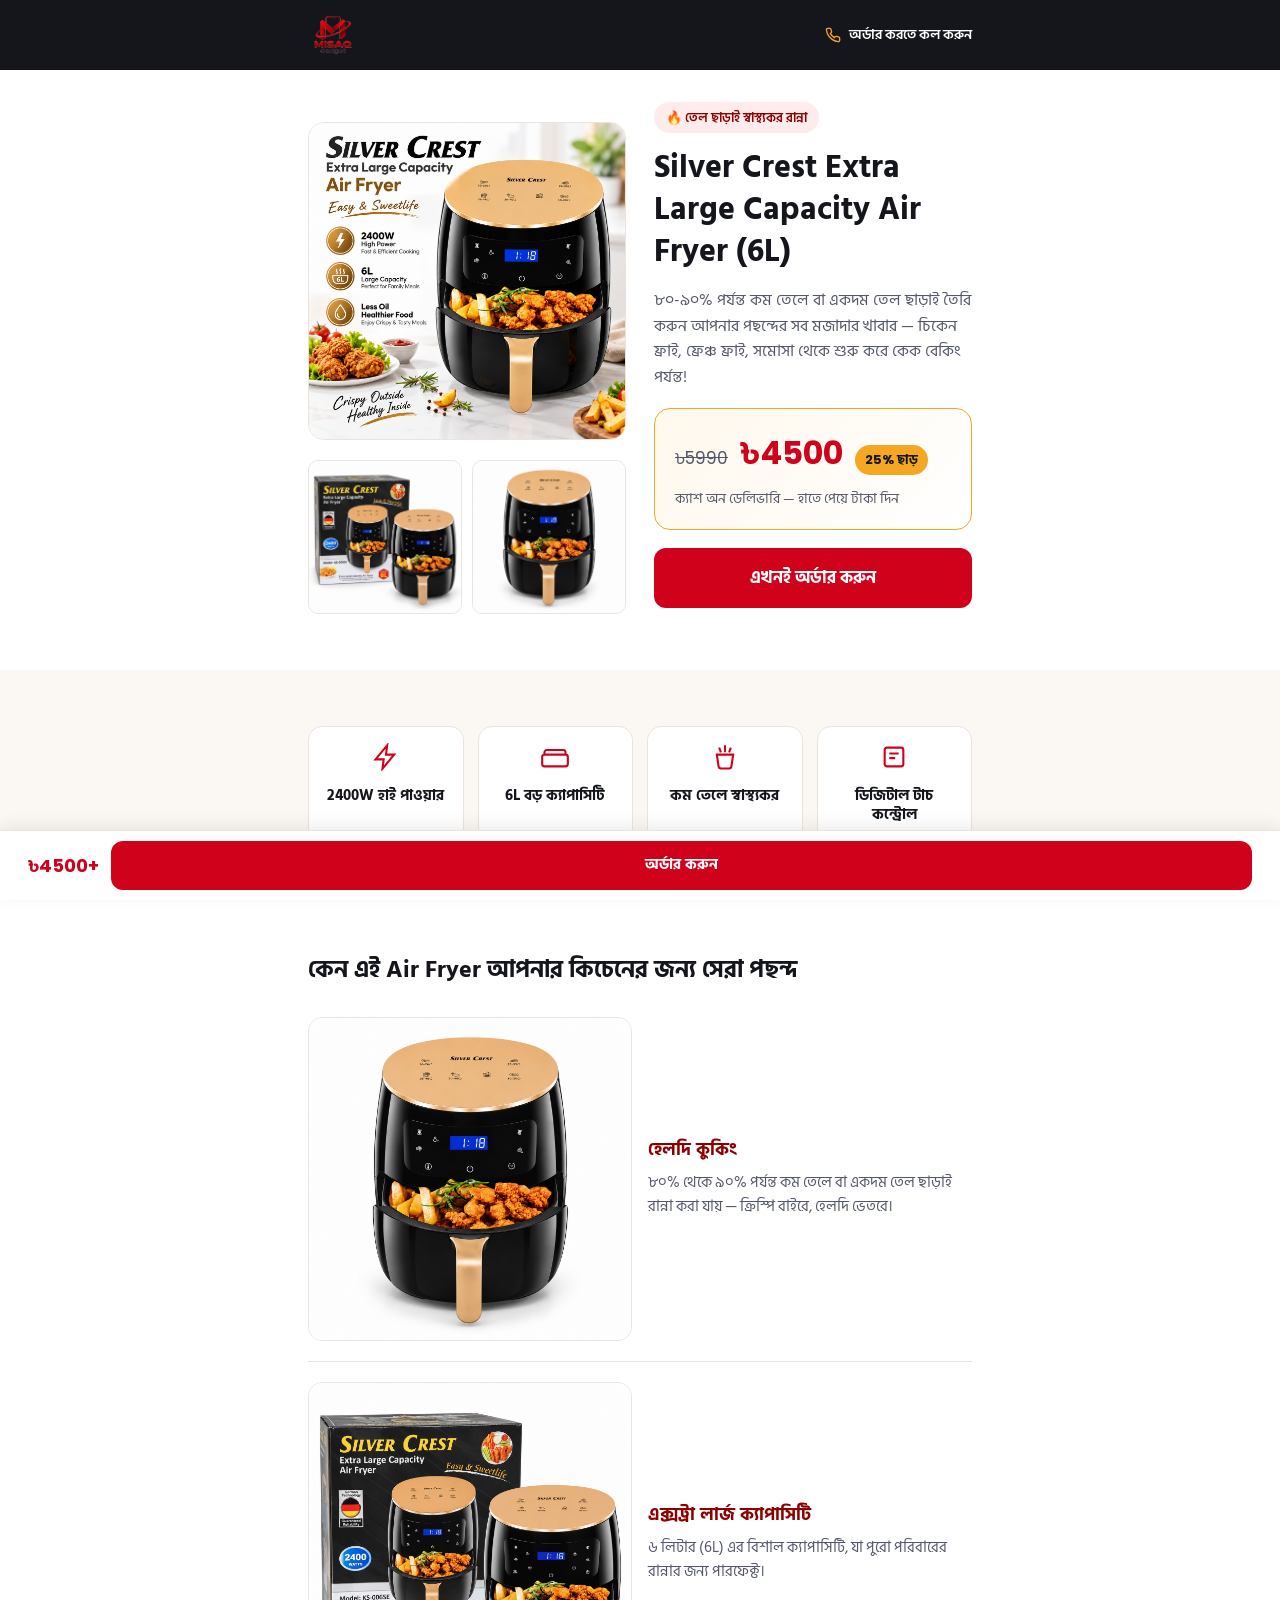
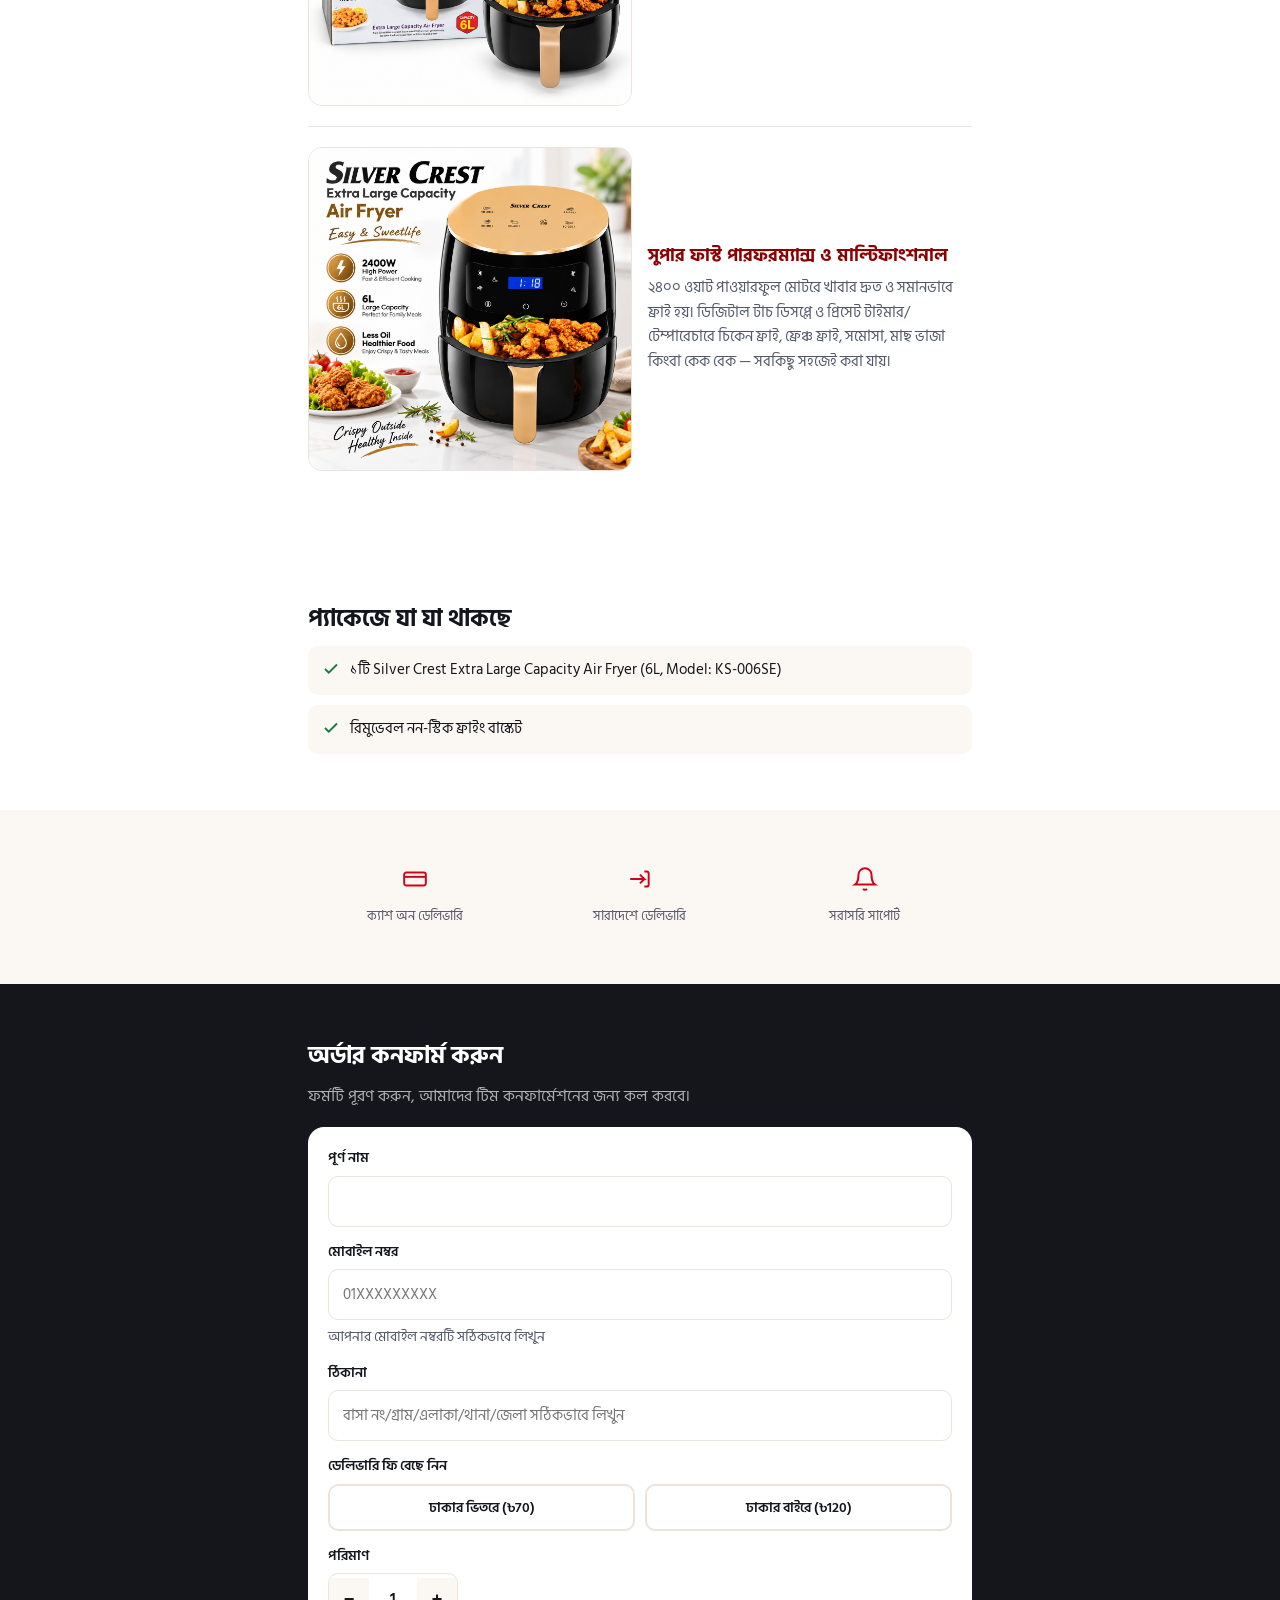
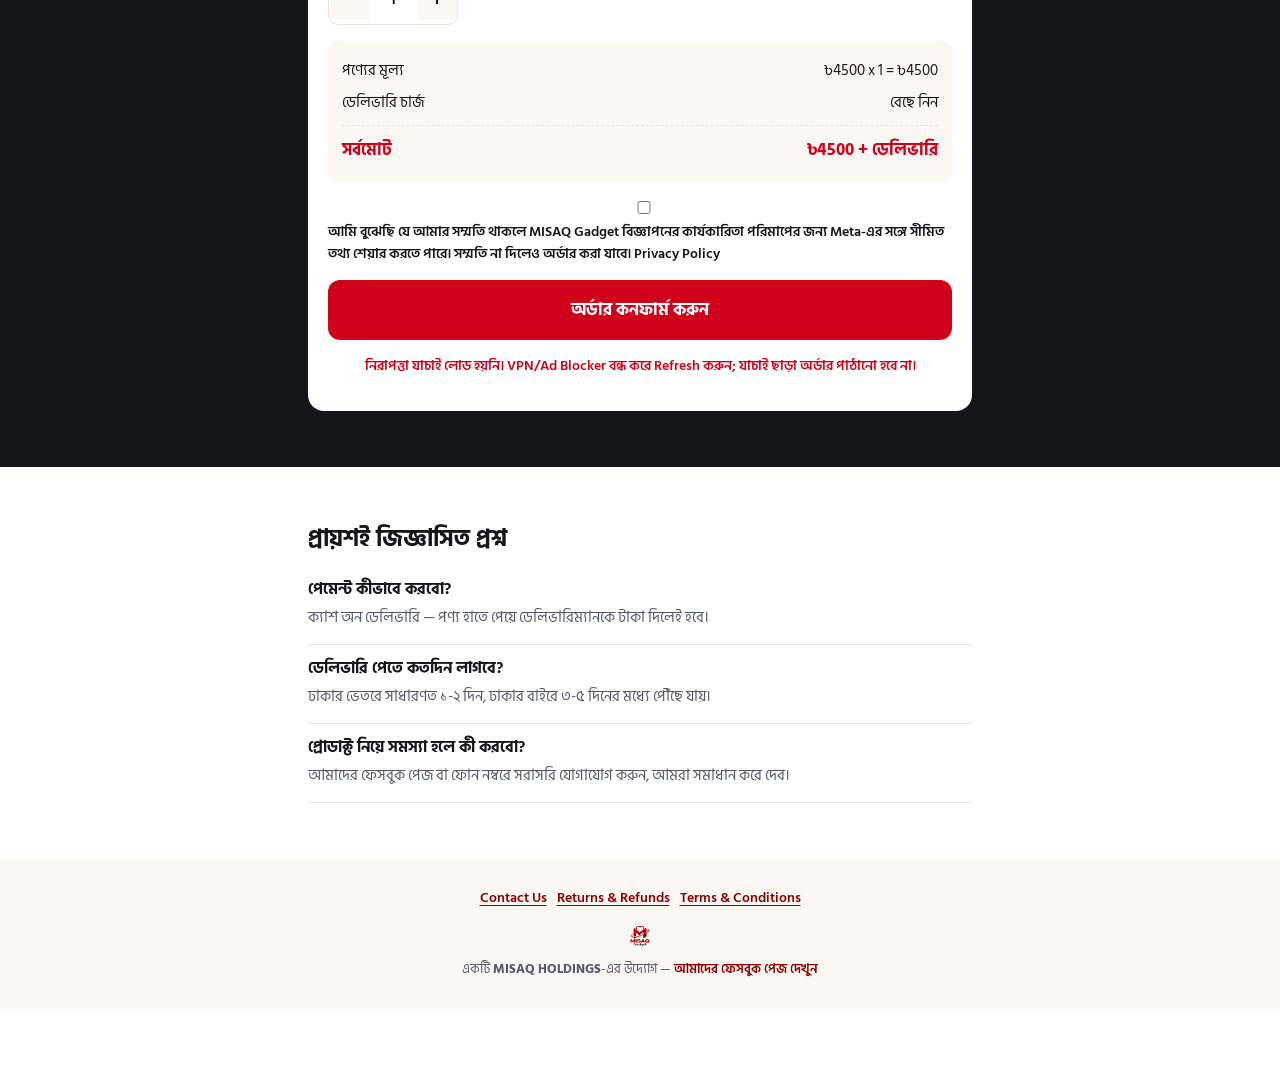
<file: silver-crest-airfryer/index.html>
<!doctype html>
<html lang="bn">
<head>
<meta charset="UTF-8" />
<meta name="viewport" content="width=device-width, initial-scale=1.0" />
<title>Silver Crest Extra Large Capacity Air Fryer (6L) | MISAQ Gadget</title>
<meta name="description" content="Silver Crest Extra Large Capacity Air Fryer (6L, 2400W) — কম তেলে বা তেল ছাড়াই স্বাস্থ্যকর ও সুস্বাদু রান্না। ডিজিটাল টাচ কন্ট্রোল। ক্যাশ অন ডেলিভারিতে অর্ডার করুন।" />
<link rel="icon" href="../images/favicon.png" type="image/png" />
<link rel="preconnect" href="https://fonts.googleapis.com">
<link rel="preconnect" href="https://fonts.gstatic.com" crossorigin>
<link href="https://fonts.googleapis.com/css2?family=Hind+Siliguri:wght@400;500;600;700&family=Poppins:wght@600;700&display=swap" rel="stylesheet">
<link rel="stylesheet" href="../css/style.css" />

<script src="/js/meta-tracking.js" defer></script>
</head>
<body>

<div class="topbar">
  <div class="wrap">
    <a href="../index.html" class="topbar-logo"><img src="../images/logo.png" alt="MISAQ Gadget" /></a>
    <a href="tel:01911833674" class="topbar-call">
      <svg viewBox="0 0 24 24" fill="none" stroke="currentColor" stroke-width="2"><path d="M22 16.92v3a2 2 0 0 1-2.18 2 19.79 19.79 0 0 1-8.63-3.07 19.5 19.5 0 0 1-6-6 19.79 19.79 0 0 1-3.07-8.67A2 2 0 0 1 4.11 2h3a2 2 0 0 1 2 1.72c.127.96.362 1.903.7 2.81a2 2 0 0 1-.45 2.11L8.09 9.91a16 16 0 0 0 6 6l1.27-1.27a2 2 0 0 1 2.11-.45c.907.338 1.85.573 2.81.7A2 2 0 0 1 22 16.92z"/></svg>
      অর্ডার করতে কল করুন
    </a>
  </div>
</div>

<main>

  <section class="hero">
    <div class="wrap">
      <div class="hero-inner">
        <div>
          <div class="hero-gallery">
            <img src="images/airfryer-banner.jpg" alt="Silver Crest Extra Large Capacity Air Fryer" id="main-product-image" />
          </div>
          <div class="hero-thumbs">
            <img src="images/airfryer-box.jpg" alt="Silver Crest Air Fryer - বক্সসহ" onclick="document.getElementById('main-product-image').src=this.src" />
            <img src="images/airfryer-front.jpg" alt="Silver Crest Air Fryer - সামনের দৃশ্য" onclick="document.getElementById('main-product-image').src=this.src" />
          </div>
        </div>
        <div>
          <span class="hero-badge">🔥 তেল ছাড়াই স্বাস্থ্যকর রান্না</span>
          <h1>Silver Crest Extra Large Capacity Air Fryer (6L)</h1>
          <p class="hero-sub">৮০-৯০% পর্যন্ত কম তেলে বা একদম তেল ছাড়াই তৈরি করুন আপনার পছন্দের সব মজাদার খাবার — চিকেন ফ্রাই, ফ্রেঞ্চ ফ্রাই, সমোসা থেকে শুরু করে কেক বেকিং পর্যন্ত!</p>

          <div class="price-block">
            <div class="price-row">
              <span class="price-old">৳5990</span>
              <span class="price-new">৳4500</span>
              <span class="price-off">25% ছাড়</span>
            </div>
            <p class="price-note">ক্যাশ অন ডেলিভারি — হাতে পেয়ে টাকা দিন</p>
          </div>

          <a href="#order-form" class="btn-cta">এখনই অর্ডার করুন</a>
        </div>
      </div>
    </div>
  </section>

  <section class="feature-strip">
    <div class="wrap">
      <div class="feature-grid">
        <div class="feature-item">
          <svg viewBox="0 0 24 24" fill="none" stroke="currentColor" stroke-width="1.8"><path d="M13 2 3 14h7l-1 8 10-12h-7l1-8z"/></svg>
          <h3>2400W হাই পাওয়ার</h3>
        </div>
        <div class="feature-item">
          <svg viewBox="0 0 24 24" fill="none" stroke="currentColor" stroke-width="1.8"><path d="M3 10h18M3 10a2 2 0 0 0-2 2v6a2 2 0 0 0 2 2h18a2 2 0 0 0 2-2v-6a2 2 0 0 0-2-2M3 10V8a2 2 0 0 1 2-2h14a2 2 0 0 1 2 2v2"/></svg>
          <h3>6L বড় ক্যাপাসিটি</h3>
        </div>
        <div class="feature-item">
          <svg viewBox="0 0 24 24" fill="none" stroke="currentColor" stroke-width="1.8"><path d="M12 2v6M7 4l1.5 4M17 4l-1.5 4"/><path d="M5 10h14l-1.5 10a2 2 0 0 1-2 1.8H8.5a2 2 0 0 1-2-1.8L5 10z"/></svg>
          <h3>কম তেলে স্বাস্থ্যকর</h3>
        </div>
        <div class="feature-item">
          <svg viewBox="0 0 24 24" fill="none" stroke="currentColor" stroke-width="1.8"><rect x="4" y="4" width="16" height="16" rx="2"/><path d="M8 9h8M8 13h5"/></svg>
          <h3>ডিজিটাল টাচ কন্ট্রোল</h3>
        </div>
      </div>
    </div>
  </section>

  <section>
    <div class="wrap">
      <h2 class="section-title">কেন এই Air Fryer আপনার কিচেনের জন্য সেরা পছন্দ</h2>

      <div class="benefit">
        <img src="images/airfryer-front.jpg" alt="হেলদি কুকিং" />
        <div>
          <h3>হেলদি কুকিং</h3>
          <p>৮০% থেকে ৯০% পর্যন্ত কম তেলে বা একদম তেল ছাড়াই রান্না করা যায় — ক্রিস্পি বাইরে, হেলদি ভেতরে।</p>
        </div>
      </div>

      <div class="benefit">
        <img src="images/airfryer-box.jpg" alt="এক্সট্রা লার্জ ক্যাপাসিটি" />
        <div>
          <h3>এক্সট্রা লার্জ ক্যাপাসিটি</h3>
          <p>৬ লিটার (6L) এর বিশাল ক্যাপাসিটি, যা পুরো পরিবারের রান্নার জন্য পারফেক্ট।</p>
        </div>
      </div>

      <div class="benefit">
        <img src="images/airfryer-banner.jpg" alt="সুপার ফাস্ট পারফরম্যান্স" />
        <div>
          <h3>সুপার ফাস্ট পারফরম্যান্স ও মাল্টিফাংশনাল</h3>
          <p>২৪০০ ওয়াট পাওয়ারফুল মোটরে খাবার দ্রুত ও সমানভাবে ফ্রাই হয়। ডিজিটাল টাচ ডিসপ্লে ও প্রিসেট টাইমার/টেম্পারেচারে চিকেন ফ্রাই, ফ্রেঞ্চ ফ্রাই, সমোসা, মাছ ভাজা কিংবা কেক বেক — সবকিছু সহজেই করা যায়।</p>
        </div>
      </div>
    </div>
  </section>

  <section>
    <div class="wrap">
      <h2 class="section-title">প্যাকেজে যা যা থাকছে</h2>
      <ul class="package-list">
        <li><svg viewBox="0 0 24 24" fill="none" stroke="currentColor" stroke-width="2.5"><path d="M20 6 9 17l-5-5"/></svg> ১টি Silver Crest Extra Large Capacity Air Fryer (6L, Model: KS-006SE)</li>
        <li><svg viewBox="0 0 24 24" fill="none" stroke="currentColor" stroke-width="2.5"><path d="M20 6 9 17l-5-5"/></svg> রিমুভেবল নন-স্টিক ফ্রাইং বাস্কেট</li>
      </ul>
    </div>
  </section>

  <section class="feature-strip">
    <div class="wrap">
      <div class="trust-row">
        <div class="trust-item">
          <svg viewBox="0 0 24 24" fill="none" stroke="currentColor" stroke-width="1.8"><rect x="2" y="6" width="20" height="12" rx="2"/><path d="M2 10h20"/></svg>
          <span>ক্যাশ অন ডেলিভারি</span>
        </div>
        <div class="trust-item">
          <svg viewBox="0 0 24 24" fill="none" stroke="currentColor" stroke-width="1.8"><path d="M3 12h13l-4-4m4 4-4 4"/><path d="M16 5h2a2 2 0 0 1 2 2v10a2 2 0 0 1-2 2h-2"/></svg>
          <span>সারাদেশে ডেলিভারি</span>
        </div>
        <div class="trust-item">
          <svg viewBox="0 0 24 24" fill="none" stroke="currentColor" stroke-width="1.8"><path d="M18 8a6 6 0 0 0-12 0c0 7-3 9-3 9h18s-3-2-3-9"/><path d="M13.73 21a2 2 0 0 1-3.46 0"/></svg>
          <span>সরাসরি সাপোর্ট</span>
        </div>
      </div>
    </div>
  </section>

  <section id="order-form" class="order-section">
    <div class="wrap">
      <h2 class="section-title">অর্ডার কনফার্ম করুন</h2>
      <p class="section-sub">ফর্মটি পূরণ করুন, আমাদের টিম কনফার্মেশনের জন্য কল করবে।</p>

      <form class="order-form" id="orderForm" data-product-code="AIRFRYER_6L" data-product="Silver Crest Extra Large Capacity Air Fryer (6L)" data-price="4500">
        <div class="field">
          <label for="name">পূর্ণ নাম</label>
          <input type="text" id="name" name="name" required />
        </div>
        <div class="field">
          <label for="phone">মোবাইল নম্বর</label>
          <input type="tel" id="phone" name="phone" placeholder="01XXXXXXXXX" required />
          <p class="price-note" style="margin-top:6px;">আপনার মোবাইল নম্বরটি সঠিকভাবে লিখুন</p>
        </div>
        <div class="field">
          <label for="address">ঠিকানা</label>
          <input type="text" id="address" name="address" placeholder="বাসা নং/গ্রাম/এলাকা/থানা/জেলা সঠিকভাবে লিখুন" required />
        </div>
        <div class="field">
          <label>ডেলিভারি ফি বেছে নিন</label>
          <div class="color-select">
            <div class="color-option" data-charge="70">ঢাকার ভিতরে (৳70)</div>
            <div class="color-option" data-charge="120">ঢাকার বাইরে (৳120)</div>
          </div>
          <input type="hidden" id="deliveryZone" name="deliveryZone" value="" />
        </div>
        <div class="field">
          <label>পরিমাণ</label>
          <div class="qty-control">
            <button type="button" id="qtyMinus">−</button>
            <input type="text" id="quantity" name="quantity" value="1" readonly />
            <button type="button" id="qtyPlus">+</button>
          </div>
        </div>

        <div class="order-summary">
          <div class="order-summary-row"><span>পণ্যের মূল্য</span><span id="sumProduct">৳4500 x 1</span></div>
          <div class="order-summary-row"><span>ডেলিভারি চার্জ</span><span id="sumDelivery">বেছে নিন</span></div>
          <div class="order-summary-row total"><span>সর্বমোট</span><span id="sumTotal">৳4500 + ডেলিভারি</span></div>
        </div>

        <div class="field"><label for="marketingConsent"><input type="checkbox" id="marketingConsent" name="marketing_consent" value="yes" /> আমি বুঝেছি যে আমার সম্মতি থাকলে MISAQ Gadget বিজ্ঞাপনের কার্যকারিতা পরিমাপের জন্য Meta-এর সঙ্গে সীমিত তথ্য শেয়ার করতে পারে। সম্মতি না দিলেও অর্ডার করা যাবে। <a href="../privacy-policy.html" target="_blank" rel="noopener">Privacy Policy</a></label></div>
        <button type="submit" class="btn-cta">অর্ডার কনফার্ম করুন</button>
        <p class="form-status" id="formStatus" role="status" aria-live="polite"></p>
      </form>
    </div>
  </section>

  <section>
    <div class="wrap">
      <h2 class="section-title">প্রায়শই জিজ্ঞাসিত প্রশ্ন</h2>
      <div class="faq-item">
        <h3>পেমেন্ট কীভাবে করবো?</h3>
        <p>ক্যাশ অন ডেলিভারি — পণ্য হাতে পেয়ে ডেলিভারিম্যানকে টাকা দিলেই হবে।</p>
      </div>
      <div class="faq-item">
        <h3>ডেলিভারি পেতে কতদিন লাগবে?</h3>
        <p>ঢাকার ভেতরে সাধারণত ১-২ দিন, ঢাকার বাইরে ৩-৫ দিনের মধ্যে পৌঁছে যায়।</p>
      </div>
      <div class="faq-item">
        <h3>প্রোডাক্ট নিয়ে সমস্যা হলে কী করবো?</h3>
        <p>আমাদের ফেসবুক পেজ বা ফোন নম্বরে সরাসরি যোগাযোগ করুন, আমরা সমাধান করে দেব।</p>
      </div>
    </div>
  </section>

</main>

  <footer class="site-footer">
  <div class="footer-links">
    <a href="../contact.html">Contact Us</a>
    <a href="../returns-refunds.html">Returns & Refunds</a>
    <a href="../terms-conditions.html">Terms & Conditions</a>
  </div>
  <img src="../images/logo.png" alt="MISAQ Gadget" />
  <p>একটি <strong>MISAQ HOLDINGS</strong>-এর উদ্যোগ — <a href="https://www.facebook.com/misaqgadget" target="_blank" rel="noopener">আমাদের ফেসবুক পেজ দেখুন</a></p>
  </footer>

<div class="sticky-cta">
  <span class="price" id="stickyPrice">৳4500+</span>
  <a href="#order-form" class="btn-cta">অর্ডার করুন</a>
</div>

<script src="../js/order.js"></script>
</body>
</html>
</file>
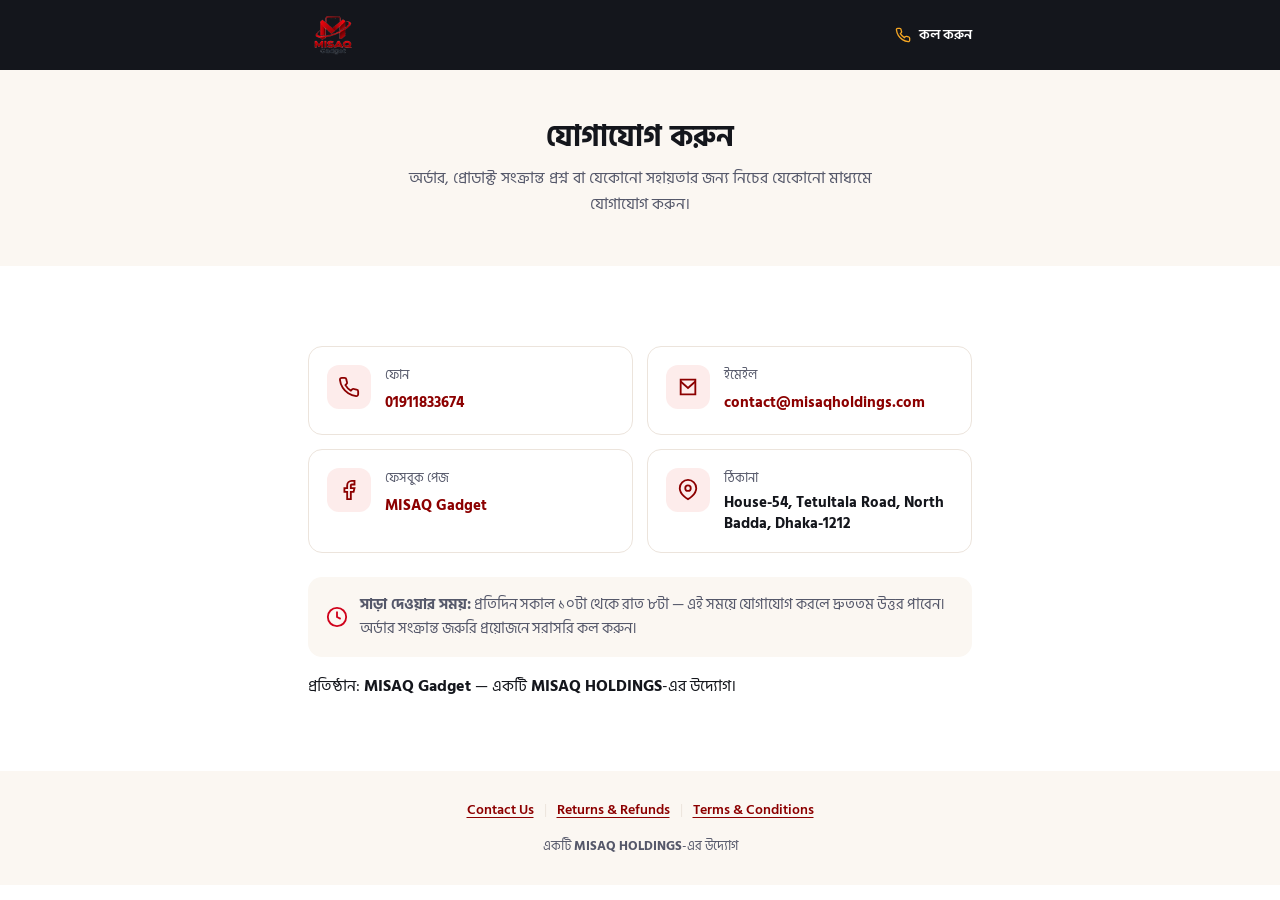
<file: contact.html>
<!doctype html>
<html lang="bn">
<head>
<meta charset="UTF-8" />
<meta name="viewport" content="width=device-width, initial-scale=1.0" />
<title>যোগাযোগ করুন | MISAQ Gadget</title>
<meta name="description" content="MISAQ Gadget-এর সাথে যোগাযোগ করুন — ফোন, ইমেইল বা ফেসবুক পেজের মাধ্যমে।" />
<link rel="icon" href="images/favicon.png" type="image/png" />
<link rel="preconnect" href="https://fonts.googleapis.com">
<link rel="preconnect" href="https://fonts.gstatic.com" crossorigin>
<link href="https://fonts.googleapis.com/css2?family=Hind+Siliguri:wght@400;500;600;700&family=Poppins:wght@600;700&display=swap" rel="stylesheet">
<link rel="stylesheet" href="css/style.css" />

<script src="/js/meta-tracking.js" defer></script>



<style>
  .contact-grid {
    display: grid;
    grid-template-columns: repeat(auto-fit, minmax(240px, 1fr));
    gap: 14px;
    margin: 24px 0;
  }
  .contact-card {
    display: flex;
    align-items: flex-start;
    gap: 14px;
    background: #fff;
    border: 1px solid var(--line);
    border-radius: 14px;
    padding: 18px;
    transition: transform 0.15s ease, box-shadow 0.15s ease;
  }
  .contact-card:hover {
    transform: translateY(-2px);
    box-shadow: 0 10px 24px rgba(20, 22, 28, 0.06);
  }
  .contact-card .icon {
    flex-shrink: 0;
    width: 44px;
    height: 44px;
    border-radius: 12px;
    background: var(--red-soft);
    display: flex;
    align-items: center;
    justify-content: center;
  }
  .contact-card .icon svg {
    width: 22px;
    height: 22px;
    color: var(--red-deep);
  }
  .contact-card .label {
    font-size: 13px;
    color: var(--ink-soft);
    margin-bottom: 3px;
  }
  .contact-card .value {
    font-weight: 700;
    color: var(--ink);
    font-size: 15px;
    line-height: 1.4;
  }
  .contact-card a.value {
    color: var(--red-deep);
    text-decoration: none;
  }
  .contact-card a.value:hover {
    text-decoration: underline;
  }
  .hours-strip {
    background: var(--paper-soft);
    border-radius: 14px;
    padding: 16px 18px;
    display: flex;
    align-items: center;
    gap: 12px;
    margin-top: 4px;
  }
  .hours-strip svg {
    width: 22px;
    height: 22px;
    color: var(--red);
    flex-shrink: 0;
  }
  .hours-strip p {
    margin: 0;
    font-size: 14.5px;
    color: var(--ink-soft);
  }
</style>
</head>
<body style="padding-bottom: 0;">

<div class="topbar">
  <div class="wrap">
    <a href="index.html" class="topbar-logo"><img src="images/logo.png" alt="MISAQ Gadget" /></a>
    <a href="tel:01911833674" class="topbar-call">
      <svg viewBox="0 0 24 24" fill="none" stroke="currentColor" stroke-width="2"><path d="M22 16.92v3a2 2 0 0 1-2.18 2 19.79 19.79 0 0 1-8.63-3.07 19.5 19.5 0 0 1-6-6 19.79 19.79 0 0 1-3.07-8.67A2 2 0 0 1 4.11 2h3a2 2 0 0 1 2 1.72c.127.96.362 1.903.7 2.81a2 2 0 0 1-.45 2.11L8.09 9.91a16 16 0 0 0 6 6l1.27-1.27a2 2 0 0 1 2.11-.45c.907.338 1.85.573 2.81.7A2 2 0 0 1 22 16.92z"/></svg>
      কল করুন
    </a>
  </div>
</div>

<main>
  <section class="policy-hero">
    <div class="wrap">
      <h1>যোগাযোগ করুন</h1>
      <p>অর্ডার, প্রোডাক্ট সংক্রান্ত প্রশ্ন বা যেকোনো সহায়তার জন্য নিচের যেকোনো মাধ্যমে যোগাযোগ করুন।</p>
    </div>
  </section>

  <section>
    <div class="wrap">

      <div class="contact-grid">
        <div class="contact-card">
          <div class="icon">
            <svg viewBox="0 0 24 24" fill="none" stroke="currentColor" stroke-width="2"><path d="M22 16.92v3a2 2 0 0 1-2.18 2 19.79 19.79 0 0 1-8.63-3.07 19.5 19.5 0 0 1-6-6 19.79 19.79 0 0 1-3.07-8.67A2 2 0 0 1 4.11 2h3a2 2 0 0 1 2 1.72c.127.96.362 1.903.7 2.81a2 2 0 0 1-.45 2.11L8.09 9.91a16 16 0 0 0 6 6l1.27-1.27a2 2 0 0 1 2.11-.45c.907.338 1.85.573 2.81.7A2 2 0 0 1 22 16.92z"/></svg>
          </div>
          <div>
            <div class="label">ফোন</div>
            <a class="value" href="tel:01911833674">01911833674</a>
          </div>
        </div>

        <div class="contact-card">
          <div class="icon">
            <svg viewBox="0 0 24 24" fill="none" stroke="currentColor" stroke-width="2"><path d="M4 4h16v16H4z"/><path d="m4 6 8 7 8-7"/></svg>
          </div>
          <div>
            <div class="label">ইমেইল</div>
            <a class="value" href="mailto:contact@misaqholdings.com">contact@misaqholdings.com</a>
          </div>
        </div>

        <div class="contact-card">
          <div class="icon">
            <svg viewBox="0 0 24 24" fill="none" stroke="currentColor" stroke-width="2"><path d="M18 2h-3a5 5 0 0 0-5 5v3H7v4h3v8h4v-8h3l1-4h-4V7a1 1 0 0 1 1-1h3z"/></svg>
          </div>
          <div>
            <div class="label">ফেসবুক পেজ</div>
            <a class="value" href="https://www.facebook.com/misaqgadget" target="_blank" rel="noopener">MISAQ Gadget</a>
          </div>
        </div>

        <div class="contact-card">
          <div class="icon">
            <svg viewBox="0 0 24 24" fill="none" stroke="currentColor" stroke-width="2"><path d="M21 10c0 7-9 12-9 12s-9-5-9-12a9 9 0 0 1 18 0z"/><circle cx="12" cy="10" r="3"/></svg>
          </div>
          <div>
            <div class="label">ঠিকানা</div>
            <div class="value">House-54, Tetultala Road, North Badda, Dhaka-1212</div>
          </div>
        </div>
      </div>

      <div class="hours-strip">
        <svg viewBox="0 0 24 24" fill="none" stroke="currentColor" stroke-width="2"><circle cx="12" cy="12" r="10"/><path d="M12 6v6l4 2"/></svg>
        <p><strong>সাড়া দেওয়ার সময়:</strong> প্রতিদিন সকাল ১০টা থেকে রাত ৮টা — এই সময়ে যোগাযোগ করলে দ্রুততম উত্তর পাবেন। অর্ডার সংক্রান্ত জরুরি প্রয়োজনে সরাসরি কল করুন।</p>
      </div>

      <p style="margin-top:16px;">প্রতিষ্ঠান: <strong>MISAQ Gadget</strong> — একটি <strong>MISAQ HOLDINGS</strong>-এর উদ্যোগ।</p>

    </div>
  </section>
</main>

<footer class="site-footer">
  <div class="footer-links">
    <a href="contact.html">Contact Us</a>
    <span class="sep">|</span>
    <a href="returns-refunds.html">Returns &amp; Refunds</a>
    <span class="sep">|</span>
    <a href="terms-conditions.html">Terms &amp; Conditions</a>
  </div>
  <p>একটি <strong>MISAQ HOLDINGS</strong>-এর উদ্যোগ</p>
</footer>

</body>
</html>
</file>
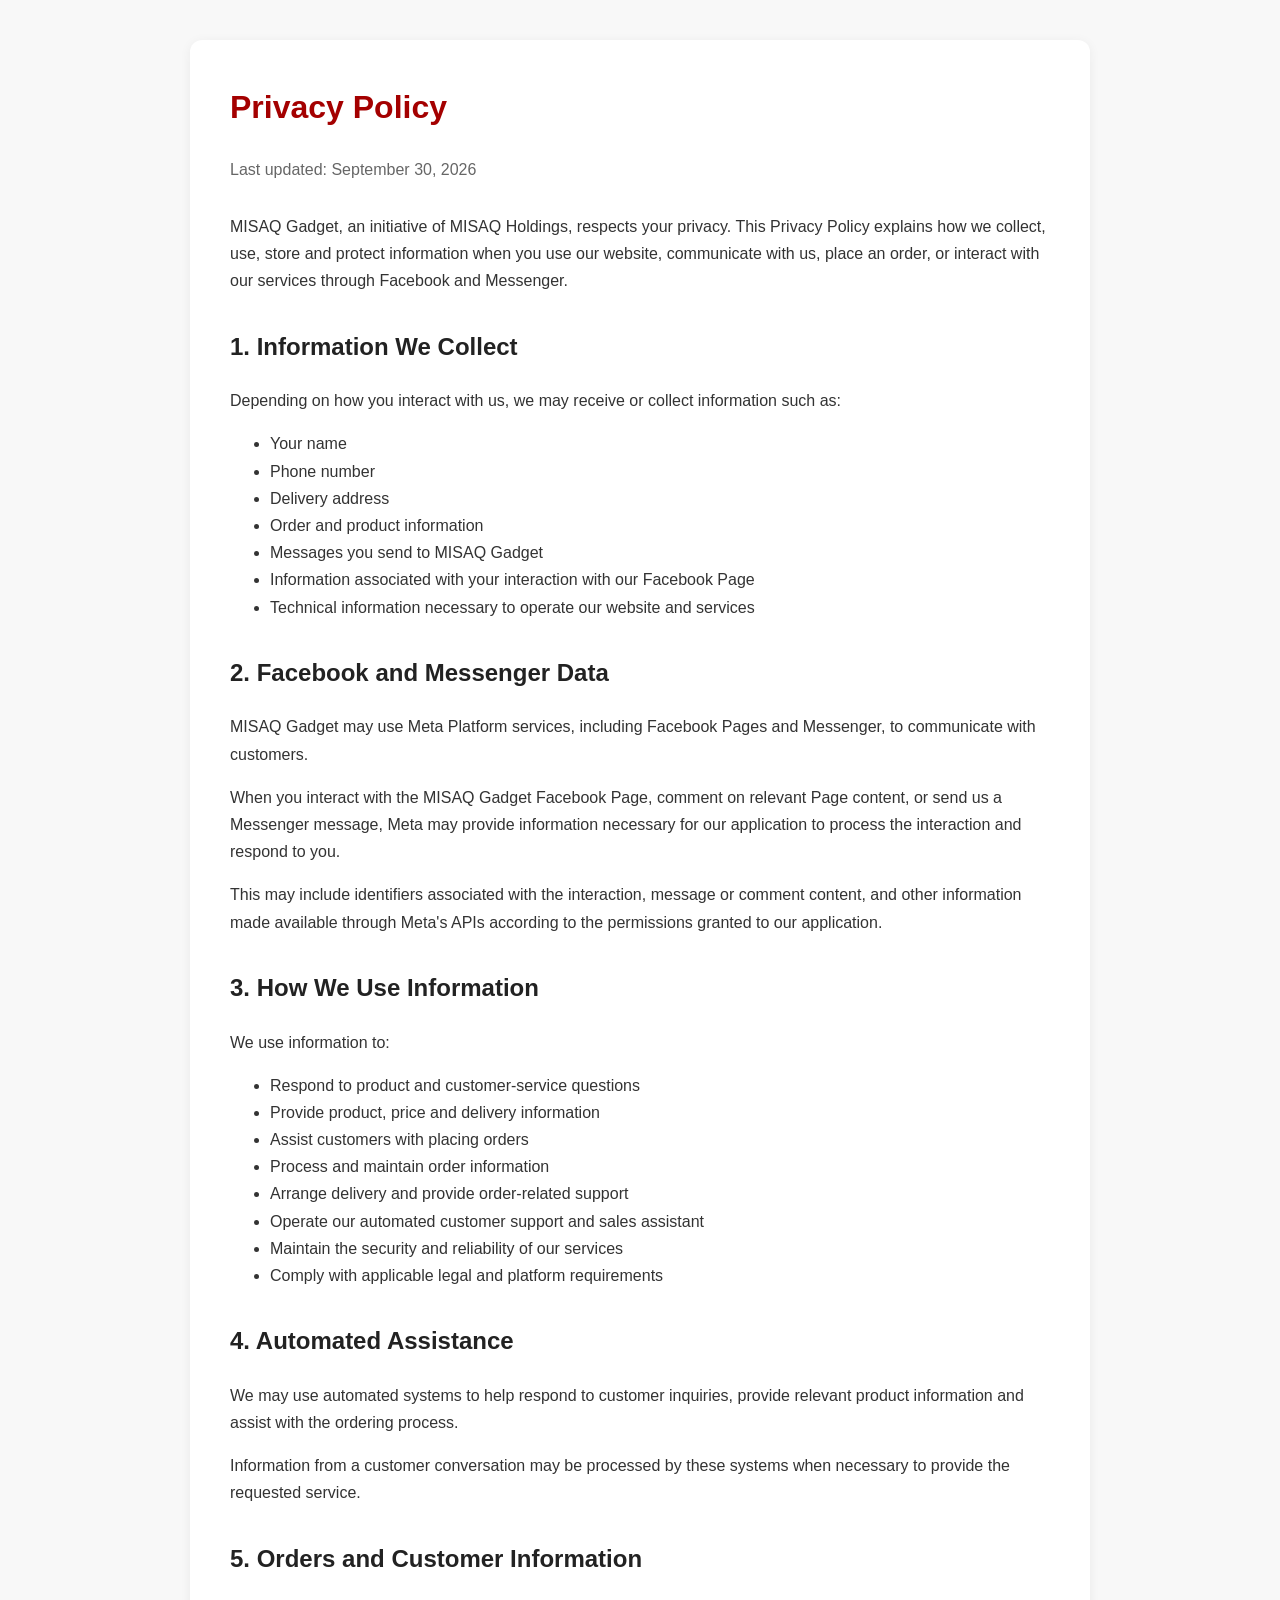
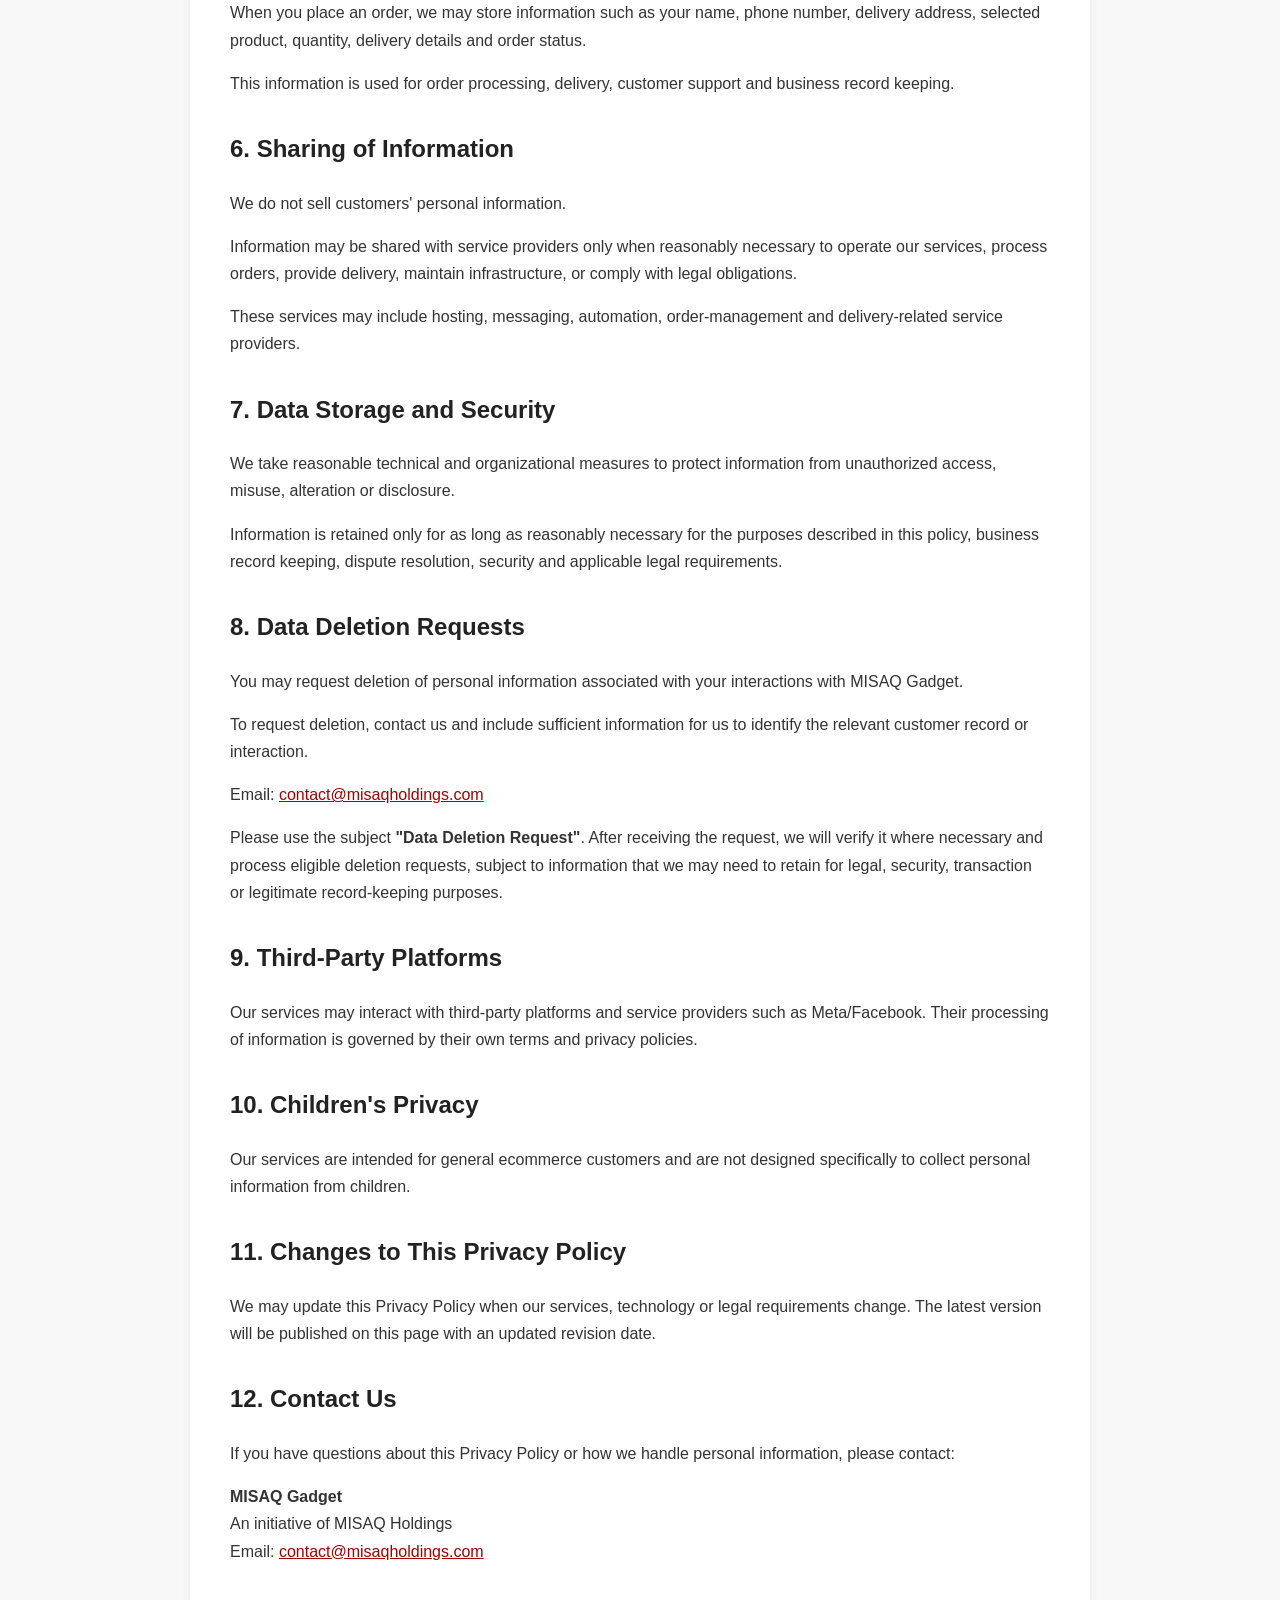
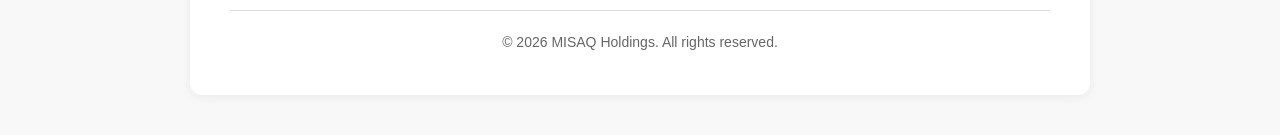
<file: privacy-policy.html>
<!DOCTYPE html>
<html lang="en">
<head>
  <meta charset="UTF-8">
  <meta name="viewport" content="width=device-width, initial-scale=1.0">

  <title>Privacy Policy | MISAQ Gadget</title>

  <style>
    * {
      box-sizing: border-box;
    }

    body {
      margin: 0;
      font-family: Arial, Helvetica, sans-serif;
      background: #f8f8f8;
      color: #333;
      line-height: 1.7;
    }

    .container {
      max-width: 900px;
      margin: 40px auto;
      background: #ffffff;
      padding: 40px;
      border-radius: 12px;
      box-shadow: 0 2px 12px rgba(0,0,0,0.06);
    }

    h1 {
      margin-top: 0;
      color: #a40000;
    }

    h2 {
      margin-top: 32px;
      color: #222;
    }

    a {
      color: #a40000;
    }

    .updated {
      color: #666;
      margin-bottom: 30px;
    }

    .footer {
      margin-top: 45px;
      padding-top: 20px;
      border-top: 1px solid #ddd;
      text-align: center;
      color: #666;
      font-size: 14px;
    }

    @media (max-width: 600px) {
      .container {
        margin: 0;
        padding: 25px 20px;
        border-radius: 0;
      }
    }
  </style>
<script src="/js/meta-tracking.js" defer></script>
</head>

<body>

<div class="container">

  <h1>Privacy Policy</h1>

  <p class="updated">
    Last updated: September 30, 2026
  </p>

  <p>
    MISAQ Gadget, an initiative of MISAQ Holdings, respects your privacy.
    This Privacy Policy explains how we collect, use, store and protect
    information when you use our website, communicate with us, place an
    order, or interact with our services through Facebook and Messenger.
  </p>

  <h2>1. Information We Collect</h2>

  <p>
    Depending on how you interact with us, we may receive or collect
    information such as:
  </p>

  <ul>
    <li>Your name</li>
    <li>Phone number</li>
    <li>Delivery address</li>
    <li>Order and product information</li>
    <li>Messages you send to MISAQ Gadget</li>
    <li>Information associated with your interaction with our Facebook Page</li>
    <li>Technical information necessary to operate our website and services</li>
  </ul>

  <h2>2. Facebook and Messenger Data</h2>

  <p>
    MISAQ Gadget may use Meta Platform services, including Facebook Pages
    and Messenger, to communicate with customers.
  </p>

  <p>
    When you interact with the MISAQ Gadget Facebook Page, comment on
    relevant Page content, or send us a Messenger message, Meta may provide
    information necessary for our application to process the interaction
    and respond to you.
  </p>

  <p>
    This may include identifiers associated with the interaction,
    message or comment content, and other information made available
    through Meta's APIs according to the permissions granted to our
    application.
  </p>

  <h2>3. How We Use Information</h2>

  <p>We use information to:</p>

  <ul>
    <li>Respond to product and customer-service questions</li>
    <li>Provide product, price and delivery information</li>
    <li>Assist customers with placing orders</li>
    <li>Process and maintain order information</li>
    <li>Arrange delivery and provide order-related support</li>
    <li>Operate our automated customer support and sales assistant</li>
    <li>Maintain the security and reliability of our services</li>
    <li>Comply with applicable legal and platform requirements</li>
  </ul>

  <h2>4. Automated Assistance</h2>

  <p>
    We may use automated systems to help respond to customer inquiries,
    provide relevant product information and assist with the ordering
    process.
  </p>

  <p>
    Information from a customer conversation may be processed by these
    systems when necessary to provide the requested service.
  </p>

  <h2>5. Orders and Customer Information</h2>

  <p>
    When you place an order, we may store information such as your name,
    phone number, delivery address, selected product, quantity, delivery
    details and order status.
  </p>

  <p>
    This information is used for order processing, delivery,
    customer support and business record keeping.
  </p>

  <h2>6. Sharing of Information</h2>

  <p>
    We do not sell customers' personal information.
  </p>

  <p>
    Information may be shared with service providers only when reasonably
    necessary to operate our services, process orders, provide delivery,
    maintain infrastructure, or comply with legal obligations.
  </p>

  <p>
    These services may include hosting, messaging, automation,
    order-management and delivery-related service providers.
  </p>

  <h2>7. Data Storage and Security</h2>

  <p>
    We take reasonable technical and organizational measures to protect
    information from unauthorized access, misuse, alteration or disclosure.
  </p>

  <p>
    Information is retained only for as long as reasonably necessary for
    the purposes described in this policy, business record keeping,
    dispute resolution, security and applicable legal requirements.
  </p>

  <h2>8. Data Deletion Requests</h2>

  <p>
    You may request deletion of personal information associated with your
    interactions with MISAQ Gadget.
  </p>

  <p>
    To request deletion, contact us and include sufficient information
    for us to identify the relevant customer record or interaction.
  </p>

  <p>
    Email:
    <a href="mailto:misaqholdings@gmail.com">
      contact@misaqholdings.com
    </a>
  </p>

  <p>
    Please use the subject <strong>"Data Deletion Request"</strong>.
    After receiving the request, we will verify it where necessary and
    process eligible deletion requests, subject to information that we
    may need to retain for legal, security, transaction or legitimate
    record-keeping purposes.
  </p>

  <h2>9. Third-Party Platforms</h2>

  <p>
    Our services may interact with third-party platforms and service
    providers such as Meta/Facebook. Their processing of information is
    governed by their own terms and privacy policies.
  </p>

  <h2>10. Children's Privacy</h2>

  <p>
    Our services are intended for general ecommerce customers and are not
    designed specifically to collect personal information from children.
  </p>

  <h2>11. Changes to This Privacy Policy</h2>

  <p>
    We may update this Privacy Policy when our services, technology or
    legal requirements change. The latest version will be published on
    this page with an updated revision date.
  </p>

  <h2>12. Contact Us</h2>

  <p>
    If you have questions about this Privacy Policy or how we handle
    personal information, please contact:
  </p>

  <p>
    <strong>MISAQ Gadget</strong><br>
    An initiative of MISAQ Holdings<br>
    Email:
    <a href="mailto:misaqholdings@gmail.com">
      contact@misaqholdings.com
    </a>
  </p>

  <div class="footer">
    © 2026 MISAQ Holdings. All rights reserved.
  </div>

</div>

</body>
</html>
</file>
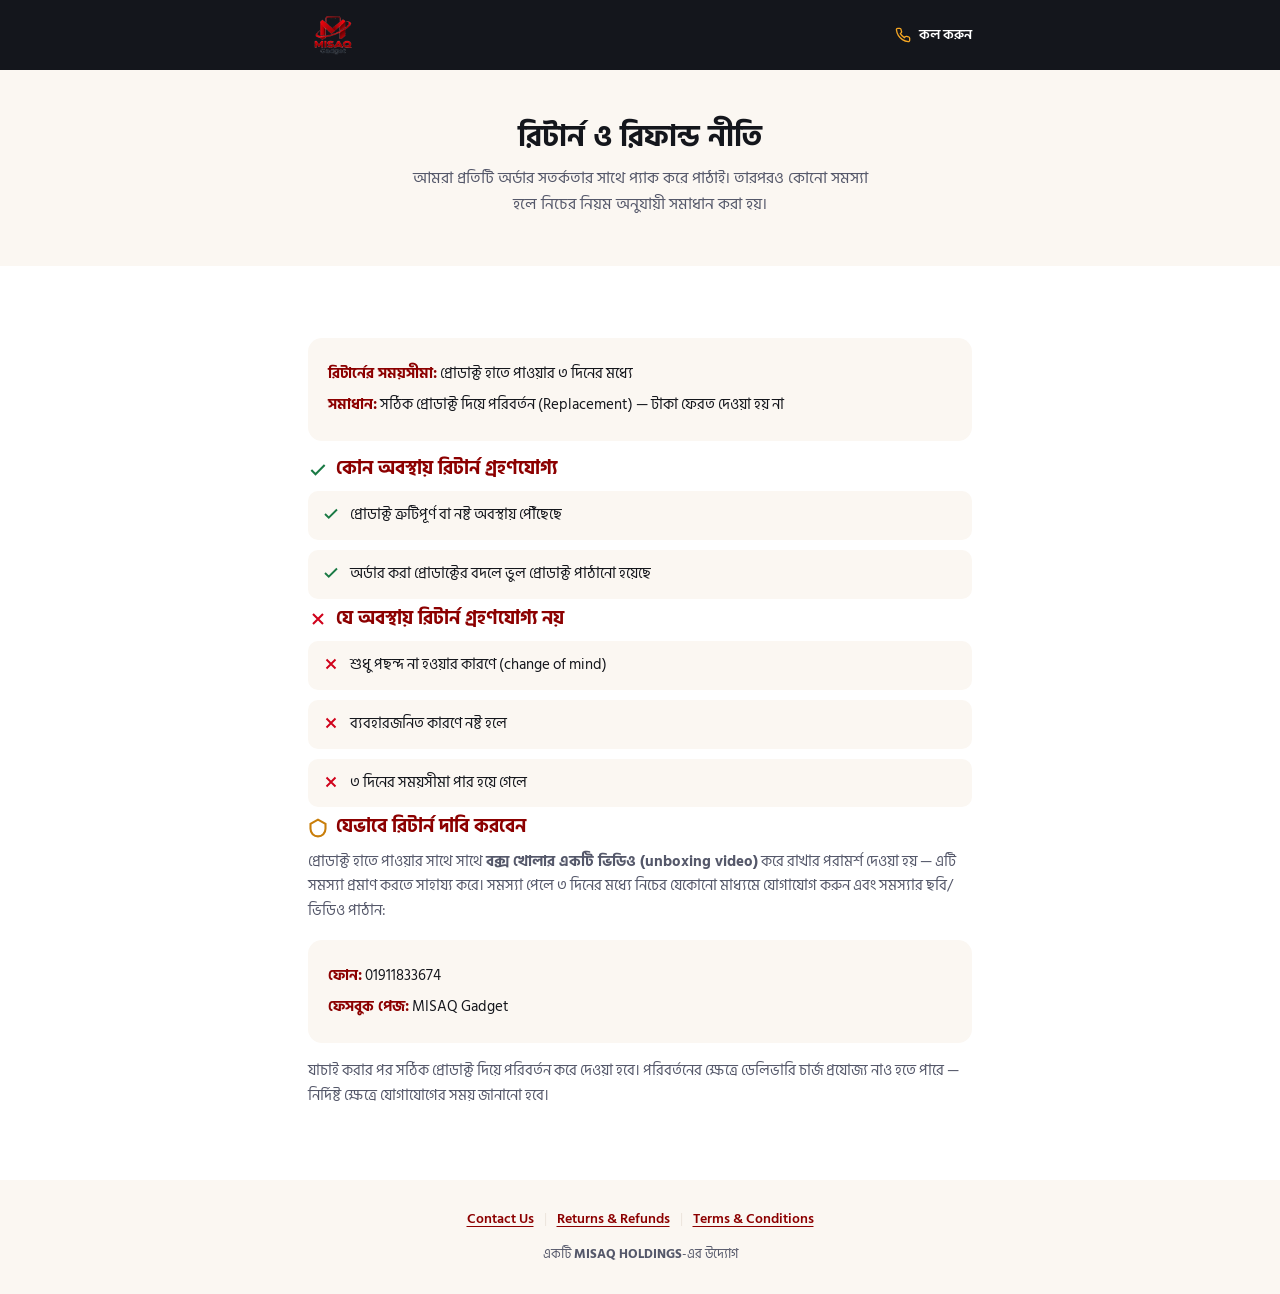
<file: returns-refunds.html>
<!doctype html>
<html lang="bn">
<head>
<meta charset="UTF-8" />
<meta name="viewport" content="width=device-width, initial-scale=1.0" />
<title>রিটার্ন ও রিফান্ড নীতি | MISAQ Gadget</title>
<meta name="description" content="MISAQ Gadget-এর রিটার্ন ও রিফান্ড নীতি — কোন অবস্থায় প্রোডাক্ট পরিবর্তন করা হয়, কীভাবে দাবি করবেন।" />
<link rel="icon" href="images/favicon.png" type="image/png" />
<link rel="preconnect" href="https://fonts.googleapis.com">
<link rel="preconnect" href="https://fonts.gstatic.com" crossorigin>
<link href="https://fonts.googleapis.com/css2?family=Hind+Siliguri:wght@400;500;600;700&family=Poppins:wght@600;700&display=swap" rel="stylesheet">
<link rel="stylesheet" href="css/style.css" />

<script src="/js/meta-tracking.js" defer></script>



<style>
  .policy-body h2 {
    display: flex;
    align-items: center;
    gap: 8px;
  }
  .policy-body h2 svg {
    width: 20px;
    height: 20px;
    flex-shrink: 0;
  }
</style>
</head>
<body style="padding-bottom: 0;">

<div class="topbar">
  <div class="wrap">
    <a href="index.html" class="topbar-logo"><img src="images/logo.png" alt="MISAQ Gadget" /></a>
    <a href="tel:01911833674" class="topbar-call">
      <svg viewBox="0 0 24 24" fill="none" stroke="currentColor" stroke-width="2"><path d="M22 16.92v3a2 2 0 0 1-2.18 2 19.79 19.79 0 0 1-8.63-3.07 19.5 19.5 0 0 1-6-6 19.79 19.79 0 0 1-3.07-8.67A2 2 0 0 1 4.11 2h3a2 2 0 0 1 2 1.72c.127.96.362 1.903.7 2.81a2 2 0 0 1-.45 2.11L8.09 9.91a16 16 0 0 0 6 6l1.27-1.27a2 2 0 0 1 2.11-.45c.907.338 1.85.573 2.81.7A2 2 0 0 1 22 16.92z"/></svg>
      কল করুন
    </a>
  </div>
</div>

<main>
  <section class="policy-hero">
    <div class="wrap">
      <h1>রিটার্ন ও রিফান্ড নীতি</h1>
      <p>আমরা প্রতিটি অর্ডার সতর্কতার সাথে প্যাক করে পাঠাই। তারপরও কোনো সমস্যা হলে নিচের নিয়ম অনুযায়ী সমাধান করা হয়।</p>
    </div>
  </section>

  <section class="policy-body">
    <div class="wrap">
      <div class="info-box">
        <p><strong>রিটার্নের সময়সীমা:</strong> প্রোডাক্ট হাতে পাওয়ার ৩ দিনের মধ্যে</p>
        <p><strong>সমাধান:</strong> সঠিক প্রোডাক্ট দিয়ে পরিবর্তন (Replacement) — টাকা ফেরত দেওয়া হয় না</p>
      </div>

      <h2>
        <svg viewBox="0 0 24 24" fill="none" stroke="currentColor" stroke-width="2.5" style="color:var(--green)"><path d="M20 6 9 17l-5-5"/></svg>
        কোন অবস্থায় রিটার্ন গ্রহণযোগ্য
      </h2>
      <ul class="package-list">
        <li><svg viewBox="0 0 24 24" fill="none" stroke="currentColor" stroke-width="2.5"><path d="M20 6 9 17l-5-5"/></svg> প্রোডাক্ট ত্রুটিপূর্ণ বা নষ্ট অবস্থায় পৌঁছেছে</li>
        <li><svg viewBox="0 0 24 24" fill="none" stroke="currentColor" stroke-width="2.5"><path d="M20 6 9 17l-5-5"/></svg> অর্ডার করা প্রোডাক্টের বদলে ভুল প্রোডাক্ট পাঠানো হয়েছে</li>
      </ul>

      <h2>
        <svg viewBox="0 0 24 24" fill="none" stroke="currentColor" stroke-width="2.5" style="color:var(--red)"><path d="M18 6 6 18M6 6l12 12"/></svg>
        যে অবস্থায় রিটার্ন গ্রহণযোগ্য নয়
      </h2>
      <ul class="package-list list-no">
        <li><svg viewBox="0 0 24 24" fill="none" stroke="currentColor" stroke-width="2.5"><path d="M18 6 6 18M6 6l12 12"/></svg> শুধু পছন্দ না হওয়ার কারণে (change of mind)</li>
        <li><svg viewBox="0 0 24 24" fill="none" stroke="currentColor" stroke-width="2.5"><path d="M18 6 6 18M6 6l12 12"/></svg> ব্যবহারজনিত কারণে নষ্ট হলে</li>
        <li><svg viewBox="0 0 24 24" fill="none" stroke="currentColor" stroke-width="2.5"><path d="M18 6 6 18M6 6l12 12"/></svg> ৩ দিনের সময়সীমা পার হয়ে গেলে</li>
      </ul>

      <h2>
        <svg viewBox="0 0 24 24" fill="none" stroke="currentColor" stroke-width="2.5" style="color:var(--gold-deep)"><path d="M12 2 3 7v6c0 5 4 9 9 9s9-4 9-9V7l-9-5z"/></svg>
        যেভাবে রিটার্ন দাবি করবেন
      </h2>
      <p>প্রোডাক্ট হাতে পাওয়ার সাথে সাথে <strong>বক্স খোলার একটি ভিডিও (unboxing video)</strong> করে রাখার পরামর্শ দেওয়া হয় — এটি সমস্যা প্রমাণ করতে সাহায্য করে। সমস্যা পেলে ৩ দিনের মধ্যে নিচের যেকোনো মাধ্যমে যোগাযোগ করুন এবং সমস্যার ছবি/ভিডিও পাঠান:</p>
      <div class="info-box">
        <p><strong>ফোন:</strong> <a href="tel:01911833674">01911833674</a></p>
        <p><strong>ফেসবুক পেজ:</strong> <a href="https://www.facebook.com/misaqgadget" target="_blank" rel="noopener">MISAQ Gadget</a></p>
      </div>
      <p>যাচাই করার পর সঠিক প্রোডাক্ট দিয়ে পরিবর্তন করে দেওয়া হবে। পরিবর্তনের ক্ষেত্রে ডেলিভারি চার্জ প্রযোজ্য নাও হতে পারে — নির্দিষ্ট ক্ষেত্রে যোগাযোগের সময় জানানো হবে।</p>
    </div>
  </section>
</main>

<footer class="site-footer">
  <div class="footer-links">
    <a href="contact.html">Contact Us</a>
    <span class="sep">|</span>
    <a href="returns-refunds.html">Returns &amp; Refunds</a>
    <span class="sep">|</span>
    <a href="terms-conditions.html">Terms &amp; Conditions</a>
  </div>
  <p>একটি <strong>MISAQ HOLDINGS</strong>-এর উদ্যোগ</p>
</footer>

</body>
</html>
</file>
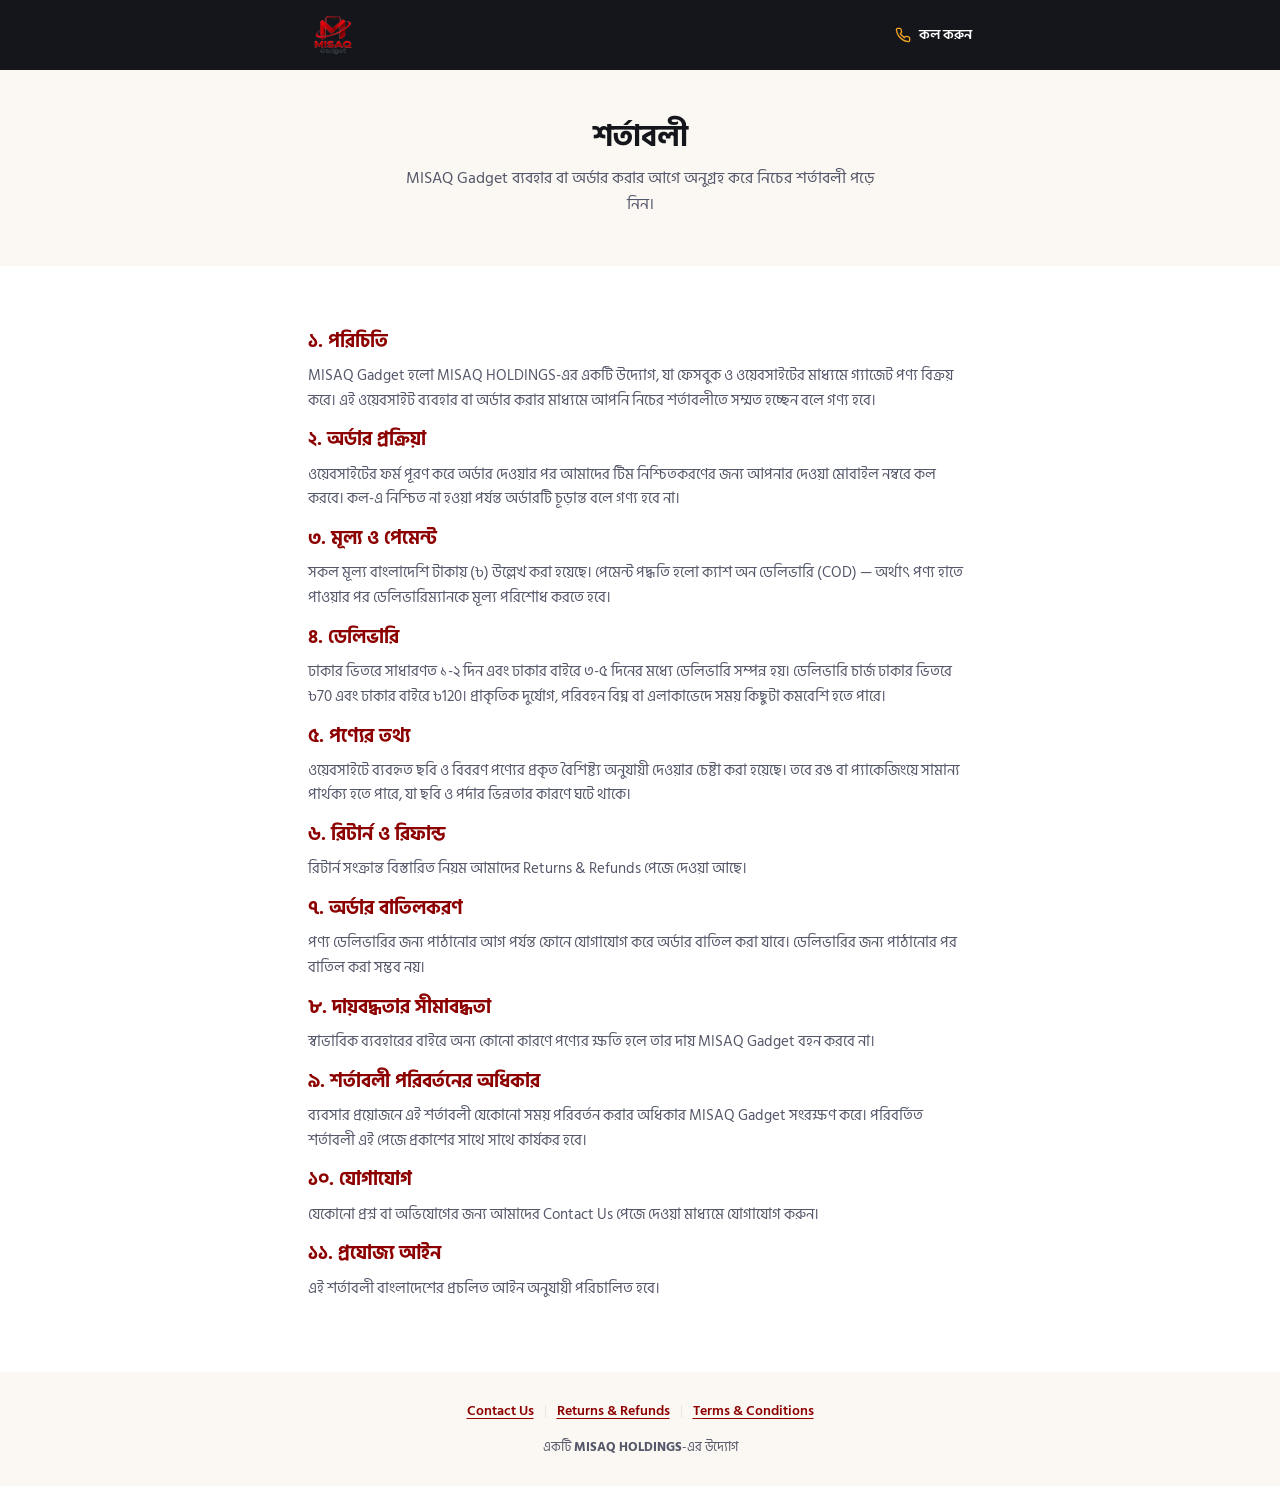
<file: terms-conditions.html>
<!doctype html>
<html lang="bn">
<head>
<meta charset="UTF-8" />
<meta name="viewport" content="width=device-width, initial-scale=1.0" />
<title>শর্তাবলী | MISAQ Gadget</title>
<meta name="description" content="MISAQ Gadget ব্যবহারের শর্তাবলী — অর্ডার, পেমেন্ট, ডেলিভারি ও দায়বদ্ধতা সংক্রান্ত নিয়মাবলী।" />
<link rel="icon" href="images/favicon.png" type="image/png" />
<link rel="preconnect" href="https://fonts.googleapis.com">
<link rel="preconnect" href="https://fonts.gstatic.com" crossorigin>
<link href="https://fonts.googleapis.com/css2?family=Hind+Siliguri:wght@400;500;600;700&family=Poppins:wght@600;700&display=swap" rel="stylesheet">
<link rel="stylesheet" href="css/style.css" />
<script src="/js/meta-tracking.js" defer></script>
</head>
<body style="padding-bottom: 0;">

<div class="topbar">
  <div class="wrap">
    <a href="index.html" class="topbar-logo"><img src="images/logo.png" alt="MISAQ Gadget" /></a>
    <a href="tel:01911833674" class="topbar-call">
      <svg viewBox="0 0 24 24" fill="none" stroke="currentColor" stroke-width="2"><path d="M22 16.92v3a2 2 0 0 1-2.18 2 19.79 19.79 0 0 1-8.63-3.07 19.5 19.5 0 0 1-6-6 19.79 19.79 0 0 1-3.07-8.67A2 2 0 0 1 4.11 2h3a2 2 0 0 1 2 1.72c.127.96.362 1.903.7 2.81a2 2 0 0 1-.45 2.11L8.09 9.91a16 16 0 0 0 6 6l1.27-1.27a2 2 0 0 1 2.11-.45c.907.338 1.85.573 2.81.7A2 2 0 0 1 22 16.92z"/></svg>
      কল করুন
    </a>
  </div>
</div>

<main>
  <section class="policy-hero">
    <div class="wrap">
      <h1>শর্তাবলী</h1>
      <p>MISAQ Gadget ব্যবহার বা অর্ডার করার আগে অনুগ্রহ করে নিচের শর্তাবলী পড়ে নিন।</p>
    </div>
  </section>

  <section class="policy-body">
    <div class="wrap">
      <h2>১. পরিচিতি</h2>
      <p>MISAQ Gadget হলো MISAQ HOLDINGS-এর একটি উদ্যোগ, যা ফেসবুক ও ওয়েবসাইটের মাধ্যমে গ্যাজেট পণ্য বিক্রয় করে। এই ওয়েবসাইট ব্যবহার বা অর্ডার করার মাধ্যমে আপনি নিচের শর্তাবলীতে সম্মত হচ্ছেন বলে গণ্য হবে।</p>

      <h2>২. অর্ডার প্রক্রিয়া</h2>
      <p>ওয়েবসাইটের ফর্ম পূরণ করে অর্ডার দেওয়ার পর আমাদের টিম নিশ্চিতকরণের জন্য আপনার দেওয়া মোবাইল নম্বরে কল করবে। কল-এ নিশ্চিত না হওয়া পর্যন্ত অর্ডারটি চূড়ান্ত বলে গণ্য হবে না।</p>

      <h2>৩. মূল্য ও পেমেন্ট</h2>
      <p>সকল মূল্য বাংলাদেশি টাকায় (৳) উল্লেখ করা হয়েছে। পেমেন্ট পদ্ধতি হলো ক্যাশ অন ডেলিভারি (COD) — অর্থাৎ পণ্য হাতে পাওয়ার পর ডেলিভারিম্যানকে মূল্য পরিশোধ করতে হবে।</p>

      <h2>৪. ডেলিভারি</h2>
      <p>ঢাকার ভিতরে সাধারণত ১-২ দিন এবং ঢাকার বাইরে ৩-৫ দিনের মধ্যে ডেলিভারি সম্পন্ন হয়। ডেলিভারি চার্জ ঢাকার ভিতরে ৳70 এবং ঢাকার বাইরে ৳120। প্রাকৃতিক দুর্যোগ, পরিবহন বিঘ্ন বা এলাকাভেদে সময় কিছুটা কমবেশি হতে পারে।</p>

      <h2>৫. পণ্যের তথ্য</h2>
      <p>ওয়েবসাইটে ব্যবহৃত ছবি ও বিবরণ পণ্যের প্রকৃত বৈশিষ্ট্য অনুযায়ী দেওয়ার চেষ্টা করা হয়েছে। তবে রঙ বা প্যাকেজিংয়ে সামান্য পার্থক্য হতে পারে, যা ছবি ও পর্দার ভিন্নতার কারণে ঘটে থাকে।</p>

      <h2>৬. রিটার্ন ও রিফান্ড</h2>
      <p>রিটার্ন সংক্রান্ত বিস্তারিত নিয়ম আমাদের <a href="returns-refunds.html">Returns & Refunds</a> পেজে দেওয়া আছে।</p>

      <h2>৭. অর্ডার বাতিলকরণ</h2>
      <p>পণ্য ডেলিভারির জন্য পাঠানোর আগ পর্যন্ত ফোনে যোগাযোগ করে অর্ডার বাতিল করা যাবে। ডেলিভারির জন্য পাঠানোর পর বাতিল করা সম্ভব নয়।</p>

      <h2>৮. দায়বদ্ধতার সীমাবদ্ধতা</h2>
      <p>স্বাভাবিক ব্যবহারের বাইরে অন্য কোনো কারণে পণ্যের ক্ষতি হলে তার দায় MISAQ Gadget বহন করবে না।</p>

      <h2>৯. শর্তাবলী পরিবর্তনের অধিকার</h2>
      <p>ব্যবসার প্রয়োজনে এই শর্তাবলী যেকোনো সময় পরিবর্তন করার অধিকার MISAQ Gadget সংরক্ষণ করে। পরিবর্তিত শর্তাবলী এই পেজে প্রকাশের সাথে সাথে কার্যকর হবে।</p>

      <h2>১০. যোগাযোগ</h2>
      <p>যেকোনো প্রশ্ন বা অভিযোগের জন্য আমাদের <a href="contact.html">Contact Us</a> পেজে দেওয়া মাধ্যমে যোগাযোগ করুন।</p>

      <h2>১১. প্রযোজ্য আইন</h2>
      <p>এই শর্তাবলী বাংলাদেশের প্রচলিত আইন অনুযায়ী পরিচালিত হবে।</p>
    </div>
  </section>
</main>

<footer class="site-footer">
  <div class="footer-links">
    <a href="contact.html">Contact Us</a>
    <span class="sep">|</span>
    <a href="returns-refunds.html">Returns &amp; Refunds</a>
    <span class="sep">|</span>
    <a href="terms-conditions.html">Terms &amp; Conditions</a>
  </div>
  <p>একটি <strong>MISAQ HOLDINGS</strong>-এর উদ্যোগ</p>
</footer>

</body>
</html>
</file>
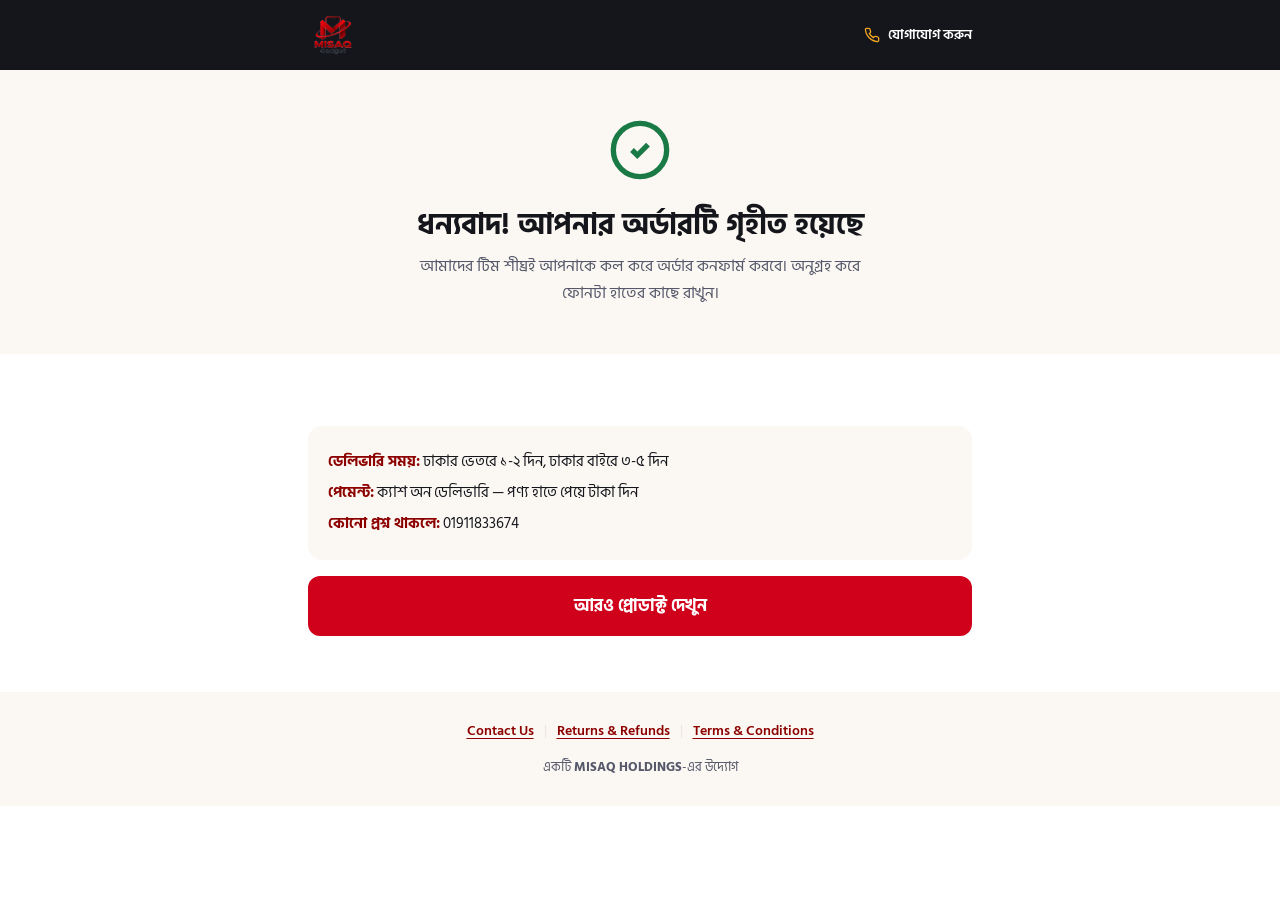
<file: thank-you.html>
<!doctype html>
<html lang="bn">
<head>
<meta charset="UTF-8" />
<meta name="viewport" content="width=device-width, initial-scale=1.0" />
<title>ধন্যবাদ! আপনার অর্ডার গৃহীত হয়েছে | MISAQ Gadget</title>
<meta name="robots" content="noindex" />
<link rel="icon" href="images/favicon.png" type="image/png" />
<link rel="preconnect" href="https://fonts.googleapis.com">
<link rel="preconnect" href="https://fonts.gstatic.com" crossorigin>
<link href="https://fonts.googleapis.com/css2?family=Hind+Siliguri:wght@400;500;600;700&family=Poppins:wght@600;700&display=swap" rel="stylesheet">
<link rel="stylesheet" href="css/style.css" />

<script src="/js/meta-tracking.js" defer></script>

<style>
  .thanks-icon {
    width: 64px;
    height: 64px;
    margin: 0 auto 16px;
    color: var(--green);
  }
  .order-ref {
    font-family: var(--font-en);
    font-weight: 700;
    color: var(--red-deep);
  }
</style>
</head>
<body>

<div class="topbar">
  <div class="wrap">
    <a href="index.html" class="topbar-logo"><img src="images/logo.png" alt="MISAQ Gadget" /></a>
    <a href="tel:01911833674" class="topbar-call">
      <svg viewBox="0 0 24 24" fill="none" stroke="currentColor" stroke-width="2"><path d="M22 16.92v3a2 2 0 0 1-2.18 2 19.79 19.79 0 0 1-8.63-3.07 19.5 19.5 0 0 1-6-6 19.79 19.79 0 0 1-3.07-8.67A2 2 0 0 1 4.11 2h3a2 2 0 0 1 2 1.72c.127.96.362 1.903.7 2.81a2 2 0 0 1-.45 2.11L8.09 9.91a16 16 0 0 0 6 6l1.27-1.27a2 2 0 0 1 2.11-.45c.907.338 1.85.573 2.81.7A2 2 0 0 1 22 16.92z"/></svg>
      যোগাযোগ করুন
    </a>
  </div>
</div>

<main>
  <section class="policy-hero">
    <div class="wrap">
      <svg class="thanks-icon" viewBox="0 0 24 24" fill="none" stroke="currentColor" stroke-width="2"><circle cx="12" cy="12" r="10"/><path d="m9 12 2 2 4-4"/></svg>
      <h1>ধন্যবাদ! আপনার অর্ডারটি গৃহীত হয়েছে</h1>
      <p>আমাদের টিম শীঘ্রই আপনাকে কল করে অর্ডার কনফার্ম করবে। অনুগ্রহ করে ফোনটা হাতের কাছে রাখুন।</p>
    </div>
  </section>

  <section>
    <div class="wrap">
      <div class="info-box" id="orderSummaryBox">
        <p><strong>প্রোডাক্ট:</strong> <span id="orderProduct">—</span></p>
        <p><strong>পরিমাণ:</strong> <span id="orderQty">—</span></p>
        <p><strong>সর্বমোট:</strong> <span class="order-ref" id="orderTotal">—</span></p>
      </div>

      <div class="info-box">
        <p><strong>ডেলিভারি সময়:</strong> ঢাকার ভেতরে ১-২ দিন, ঢাকার বাইরে ৩-৫ দিন</p>
        <p><strong>পেমেন্ট:</strong> ক্যাশ অন ডেলিভারি — পণ্য হাতে পেয়ে টাকা দিন</p>
        <p><strong>কোনো প্রশ্ন থাকলে:</strong> <a href="tel:01911833674">01911833674</a></p>
      </div>

      <a href="index.html" class="btn-cta" style="margin-top:8px;">আরও প্রোডাক্ট দেখুন</a>
    </div>
  </section>
</main>

<footer class="site-footer">
  <div class="footer-links">
    <a href="contact.html">Contact Us</a>
    <span class="sep">|</span>
    <a href="returns-refunds.html">Returns &amp; Refunds</a>
    <span class="sep">|</span>
    <a href="terms-conditions.html">Terms &amp; Conditions</a>
  </div>
  <p>একটি <strong>MISAQ HOLDINGS</strong>-এর উদ্যোগ</p>
</footer>

<script>
(function () {
  var raw = null;
  try { raw = sessionStorage.getItem('misaq_order'); } catch (e) {}
  var order = null;
  try { order = raw ? JSON.parse(raw) : null; } catch (e) {}

  if (order && order.eventId) {
    document.getElementById('orderProduct').textContent = order.product || '—';
    document.getElementById('orderQty').textContent = order.quantity || '—';
    document.getElementById('orderTotal').textContent = '৳' + order.total;

    try { sessionStorage.removeItem('misaq_order'); } catch (e) {}
  } else {
    // Someone opened this page directly, not right after an order —
    // hide the order-specific summary block.
    document.getElementById('orderSummaryBox').style.display = 'none';
  }
})();
</script>

</body>
</html>
</file>
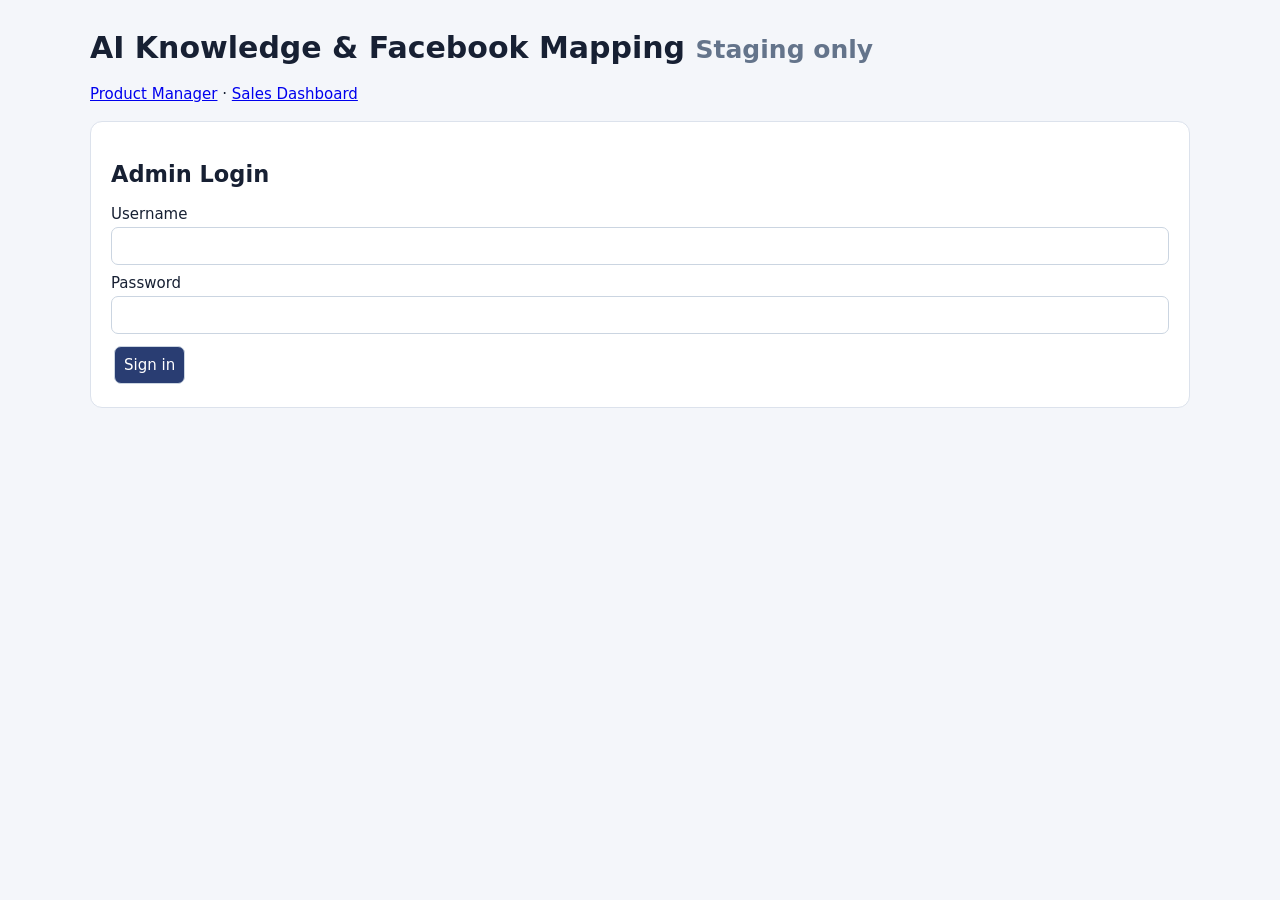
<file: workers/phase07-ai-facebook-dashboard.html>
<!doctype html><html lang="en"><meta charset="utf-8"><meta name="viewport" content="width=device-width,initial-scale=1"><title>MISAQ AI Knowledge & Facebook Mapping</title><style>body{font:15px system-ui;background:#f4f6fa;color:#172033;margin:0}main{max-width:1100px;margin:30px auto;padding:0 18px}section{background:#fff;border:1px solid #dce2ec;border-radius:12px;padding:20px;margin:18px 0}input,select,textarea,button{font:inherit;border:1px solid #cbd5e1;border-radius:7px;padding:9px}button{background:#293d72;color:#fff;cursor:pointer;margin:3px}label{display:flex;flex-direction:column;gap:4px;margin:9px 0}textarea{width:95%;min-height:65px}table{border-collapse:collapse;width:100%}td,th{text-align:left;padding:9px;border-bottom:1px solid #e6e9ef}small{color:#64748b}#msg{white-space:pre-wrap}</style><main><h1>AI Knowledge & Facebook Mapping <small>Staging only</small></h1><p><a href="/product-admin">Product Manager</a> · <a href="/dashboard">Sales Dashboard</a></p><section id="login"><h2>Admin Login</h2><label>Username<input id="user"></label><label>Password<input type="password" id="pass"></label><button id="signin">Sign in</button></section><div id="app" hidden><section><h2>AI Product Knowledge</h2><label>Product<select id="product"></select></label><button id="loadKnowledge">Load Knowledge</button><p id="state"></p><form id="knowledge"><label>Specifications (JSON object)<textarea name="specifications">{}</textarea></label><label>FAQ (JSON array of question/answer)<textarea name="faq">[]</textarea></label><label>Verified Information<textarea name="verified_information"></textarea></label><label>Features<textarea name="features"></textarea></label><label>Package Contents<textarea name="package_contents"></textarea></label><label>Delivery Policy<textarea name="delivery_policy"></textarea></label><label>Payment Methods<textarea name="payment_methods"></textarea></label><label>Warranty Policy<textarea name="warranty_policy"></textarea></label><label>Return Policy<textarea name="return_policy"></textarea></label><label>Sales Instructions<textarea name="sales_instructions"></textarea></label><label>Prohibited Claims<textarea name="prohibited_claims"></textarea></label><label>Human Escalation Rules<textarea name="escalation_rules"></textarea></label><button>Save Draft</button></form><p>Approval: <button data-status="review">Submit for Review</button><button data-status="approved">Approve</button><button data-status="published">Publish</button><button data-status="draft">Return to Draft</button></p></section><section><h2>Facebook Organic Post & Paid Ad Mapping</h2><p>One product may have many posts; one post may map to many products. New posts do not create products.</p><button id="sync">Sync Page Posts (if configured)</button><button id="loadContent">Refresh</button><table><thead><tr><th>Content ID</th><th>Type</th><th>Source</th><th>Mapped Products</th><th>Action</th></tr></thead><tbody id="contents"></tbody></table><h3>Add Content Manually</h3><form id="createContent"><label>Page ID<input name="page_id" required></label><label>Facebook Content ID<input name="facebook_content_id" required></label><label>Type<select name="content_type"><option>post</option><option>ad</option><option>reel</option><option>video</option><option>photo</option></select></label><label>Content Name<input name="content_name"></label><button>Add Content</button></form></section><section><h2>Facebook Comment Inbox (Review Queue)</h2><p>Incoming signed comment events are queued for review; automated public/private replies are not enabled.</p><button id="loadComments">Refresh Comments</button><table><thead><tr><th>Post ID</th><th>Comment</th><th>Products</th><th>Resolution</th><th>Delivery</th></tr></thead><tbody id="comments"></tbody></table></section></div><p id="msg" role="status"></p></main><script>
let token='';const $=id=>document.getElementById(id),say=s=>$('msg').textContent=s;
async function api(path,method='GET',body){const r=await fetch(path,{method,headers:{authorization:'Bearer '+token,...(body?{'content-type':'application/json'}:{})},body:body?JSON.stringify(body):undefined});const d=await r.json();if(!r.ok)throw Error(d.error||'request_failed');return d;}
async function loadProducts(){const d=await api('/api/v1/catalog/products');$('product').replaceChildren();for(const p of d.products){const o=document.createElement('option');o.value=p.product_code;o.textContent=p.product_name+' ('+p.product_code+')';$('product').append(o)}}
async function knowledge(){const d=await api('/api/v1/intelligence/knowledge/'+encodeURIComponent($('product').value));const k=d.knowledge||{};for(const field of $('knowledge').elements){if(!field.name)continue;field.value=field.name==='specifications'?k.specifications_json||'{}':field.name==='faq'?k.faq_json||'[]':k[field.name]||''}$('state').textContent='Approval: '+(k.approval_status||'draft')+' · Version: '+(k.version||0);}
$('knowledge').onsubmit=async e=>{e.preventDefault();try{const b={};for(const [k,v] of new FormData(e.target)){b[k]=k==='specifications'||k==='faq'?JSON.parse(v):v}await api('/api/v1/intelligence/knowledge/'+encodeURIComponent($('product').value),'PUT',b);await knowledge();say('Draft saved')}catch(e){say(e.message)}};
for(const btn of document.querySelectorAll('[data-status]'))btn.onclick=async()=>{try{await api('/api/v1/intelligence/knowledge/'+encodeURIComponent($('product').value)+'/transition','POST',{status:btn.dataset.status});await knowledge();say('Approval status updated')}catch(e){say(e.message)}};
async function contents(){const d=await api('/api/v1/intelligence/contents');$('contents').replaceChildren();for(const c of d.contents){const tr=document.createElement('tr');for(const v of [c.facebook_content_id,c.content_type,c.source,c.product_codes||'Unmapped']){const td=document.createElement('td');td.textContent=v;tr.append(td)}const td=document.createElement('td'),b=document.createElement('button');b.textContent='Map Products';b.onclick=async()=>{const input=prompt('Product codes separated by commas (e.g. Q86,Q10)',c.product_codes||'');if(input===null)return;const codes=input.split(',').map(x=>x.trim().toUpperCase()).filter(Boolean);try{await api('/api/v1/intelligence/contents/'+c.id+'/products','PUT',{product_codes:codes});await contents()}catch(e){say(e.message)}};td.append(b);tr.append(td);$('contents').append(tr)}}
$('createContent').onsubmit=async e=>{e.preventDefault();try{await api('/api/v1/intelligence/contents','POST',Object.fromEntries(new FormData(e.target)));e.target.reset();await contents()}catch(e){say(e.message)}};
$('sync').onclick=async()=>{try{const d=await api('/api/v1/intelligence/sync','POST',{});say('Imported '+d.imported+'; updated '+d.updated);await contents()}catch(e){say(e.message)}};
$('loadContent').onclick=()=>contents().catch(e=>say(e.message));
async function comments(){const d=await api('/api/v1/intelligence/comments');$('comments').replaceChildren();for(const c of d.comments){const tr=document.createElement('tr');for(const v of [c.post_id,c.comment_text,c.product_codes_json,c.resolution_status,c.delivery_status]){const td=document.createElement('td');td.textContent=v;tr.append(td)}$('comments').append(tr)}}
$('loadComments').onclick=()=>comments().catch(e=>say(e.message));$('loadKnowledge').onclick=()=>knowledge().catch(e=>say(e.message));
$('signin').onclick=async()=>{try{const r=await fetch('/api/v1/staff/login',{method:'POST',headers:{'content-type':'application/json'},body:JSON.stringify({username:$('user').value,password:$('pass').value})});const d=await r.json();if(!r.ok)throw Error(d.error||'login_failed');token=d.session_token;await loadProducts();$('login').hidden=true;$('app').hidden=false;$('pass').value='';await knowledge();await contents();await comments()}catch(e){say(e.message)}};
</script></html>
</file>
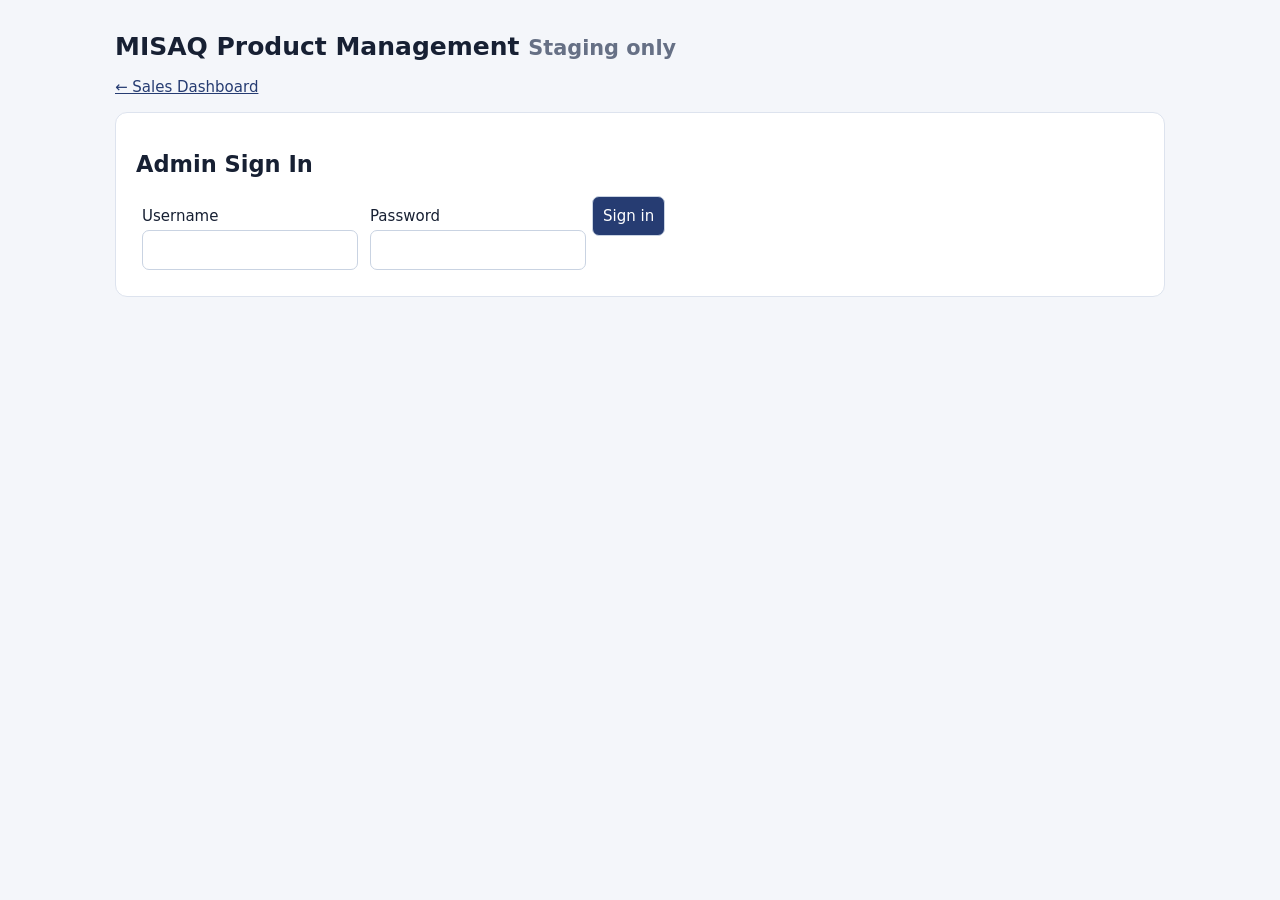
<file: workers/phase07-product-dashboard.html>
<!doctype html><html lang="en"><meta charset="utf-8"><meta name="viewport" content="width=device-width,initial-scale=1"><title>MISAQ Staging Product Management</title><style>body{font:15px system-ui;background:#f4f6fa;color:#172033;margin:0}main{max-width:1050px;margin:32px auto;padding:0 18px}h1{font-size:25px}section{background:white;border:1px solid #dde3ee;border-radius:12px;padding:20px;margin:16px 0}input,select,button{font:inherit;padding:10px;border:1px solid #c9d3e2;border-radius:7px}button{background:#263c72;color:white;cursor:pointer}button:disabled{opacity:.6}label{display:inline-flex;flex-direction:column;gap:5px;margin:6px}table{border-collapse:collapse;width:100%}td,th{border-bottom:1px solid #e4e8f0;text-align:left;padding:10px}small{color:#667085}#message{white-space:pre-wrap;color:#36507a}a{color:#263c72}</style><main><h1>MISAQ Product Management <small>Staging only</small></h1><p><a href="/dashboard">← Sales Dashboard</a></p><section id="login"><h2>Admin Sign In</h2><label>Username<input id="username" autocomplete="username"></label><label>Password<input id="password" type="password" autocomplete="current-password"></label><button id="signIn">Sign in</button></section><div id="app" hidden><section><h2>Products</h2><button id="refresh">Refresh</button><table><thead><tr><th>Code</th><th>Name</th><th>Price</th><th>Status</th><th>Variants</th><th>Actions</th></tr></thead><tbody id="products"></tbody></table></section><section><h2>Create Product</h2><form id="createProduct"><label>Code<input name="product_code" required pattern="[A-Za-z0-9_-]{3,64}"></label><label>Name<input name="product_name" required minlength="3"></label><label>Sale Price (BDT)<input name="sale_price" type="number" min="0" step="0.01" required></label><label>Status<select name="status"><option value="inactive">Inactive</option><option value="active">Active</option></select></label><button>Create</button></form></section><section><h2>Variants</h2><label>Product<select id="productChoice"></select></label><button id="loadVariants">Load variants</button><table><thead><tr><th>SKU</th><th>Variant</th><th>Price override</th><th>Stock</th><th>Status</th><th>Actions</th></tr></thead><tbody id="variants"></tbody></table><h3>Create Variant</h3><form id="createVariant"><label>SKU<input name="sku" required></label><label>Name<input name="variant_name" required minlength="3"></label><label>Price override<input name="price_override" type="number" min="0" step="0.01" placeholder="Optional"></label><label>Initial stock<input name="stock_quantity" type="number" min="0" step="1" value="0"></label><label>Status<select name="status"><option value="inactive">Inactive</option><option value="active">Active</option></select></label><button>Create Variant</button></form></section></div><p id="message" role="status"></p></main><script>
let token='';const $=id=>document.getElementById(id);const msg=t=>$('message').textContent=t;
async function api(path,method='GET',body){const r=await fetch(path,{method,headers:{authorization:'Bearer '+token,...(body?{'content-type':'application/json'}:{})},body:body?JSON.stringify(body):undefined});const v=await r.json();if(!r.ok)throw Error(v.error||'Request failed');return v;}
const el=(tag,text)=>{const e=document.createElement(tag);e.textContent=String(text??'');return e;};
function cell(tr,text){const td=el('td',text);tr.append(td);return td;}
let products=[];
async function load(){const data=await api('/api/v1/catalog/products');products=data.products;$('products').replaceChildren();$('productChoice').replaceChildren();for(const p of products){const o=el('option',p.product_code);o.value=p.product_code;$('productChoice').append(o);const tr=document.createElement('tr');cell(tr,p.product_code);cell(tr,p.product_name);cell(tr,p.sale_price+' '+p.currency);cell(tr,p.status);cell(tr,p.variant_count);const td=cell(tr,'');const btn=el('button',p.status==='active'?'Deactivate':'Activate');btn.onclick=async()=>{if(!confirm('Change '+p.product_code+' status?'))return;try{await api('/api/v1/catalog/products/'+p.product_code,'PATCH',{status:p.status==='active'?'inactive':'active'});await load()}catch(e){msg(e.message)}};td.append(btn);$('products').append(tr)}msg('Catalog loaded: '+products.length+' products');}
async function variants(){const code=$('productChoice').value;if(!code)return;const d=await api('/api/v1/catalog/products/'+code+'/variants');$('variants').replaceChildren();for(const v of d.variants){const tr=document.createElement('tr');cell(tr,v.sku);cell(tr,v.variant_name);cell(tr,v.price_override??'default');cell(tr,v.stock_quantity);cell(tr,v.status);const td=cell(tr,'');const toggle=el('button',v.status==='active'?'Deactivate':'Activate');toggle.onclick=async()=>{try{await api('/api/v1/catalog/variants/'+v.id,'PATCH',{status:v.status==='active'?'inactive':'active'});await variants()}catch(e){msg(e.message)}};td.append(toggle);const stock=el('button','Adjust stock');stock.onclick=async()=>{const delta=Number(prompt('Stock adjustment (+/- integer):'));if(!Number.isSafeInteger(delta)||delta===0)return;const reason=prompt('Reason (minimum 5 characters):');if(!reason)return;try{await api('/api/v1/catalog/variants/'+v.id+'/stock','POST',{quantity_delta:delta,reason});await variants()}catch(e){msg(e.message)}};td.append(stock);$('variants').append(tr)}}
$('signIn').onclick=async()=>{try{const d=await fetch('/api/v1/staff/login',{method:'POST',headers:{'content-type':'application/json'},body:JSON.stringify({username:$('username').value,password:$('password').value})}).then(async r=>{const v=await r.json();if(!r.ok)throw Error(v.error);return v});token=d.session_token;await load();$('login').hidden=true;$('app').hidden=false;$('password').value=''}catch(e){msg(e.message)}};
$('refresh').onclick=()=>load().catch(e=>msg(e.message));$('loadVariants').onclick=()=>variants().catch(e=>msg(e.message));
$('createProduct').onsubmit=async e=>{e.preventDefault();const f=new FormData(e.target);try{await api('/api/v1/catalog/products','POST',{product_code:f.get('product_code'),product_name:f.get('product_name'),sale_price:Number(f.get('sale_price')),status:f.get('status')});e.target.reset();await load()}catch(err){msg(err.message)}};
$('createVariant').onsubmit=async e=>{e.preventDefault();const code=$('productChoice').value;if(!code)return msg('Select product');const f=new FormData(e.target);try{await api('/api/v1/catalog/products/'+code+'/variants','POST',{sku:f.get('sku'),variant_name:f.get('variant_name'),price_override:f.get('price_override')===''?null:Number(f.get('price_override')),stock_quantity:Number(f.get('stock_quantity')),status:f.get('status')});e.target.reset();await variants();await load()}catch(err){msg(err.message)}};
</script></html>
</file>
<file: css/style.css>
/* ==========================================================================
   MISAQ GADGET — Landing Page Design Tokens
   Direction: mobile-first, conversion-focused order page.
   Red/black from brand logo, gold accent for price/urgency contrast.
   ========================================================================== */

:root {
  --red: #d0021b;
  --red-deep: #8c0000;
  --red-soft: #fdeceb;
  --ink: #14161c;
  --ink-soft: #55586a;
  --gold: #f5a623;
  --gold-deep: #c97e0a;
  --paper: #ffffff;
  --paper-soft: #fbf7f2;
  --line: #ece4dc;
  --green: #1a7a45;

  --font-bn: "Hind Siliguri", "Noto Sans Bengali", sans-serif;
  --font-en: "Poppins", "Hind Siliguri", sans-serif;

  --container: 720px;
  --gutter: clamp(18px, 5vw, 28px);
}

* {
  box-sizing: border-box;
}

html {
  scroll-behavior: smooth;
}

body {
  margin: 0;
  background: var(--paper);
  color: var(--ink);
  font-family: var(--font-bn);
  font-size: 16px;
  line-height: 1.65;
  -webkit-font-smoothing: antialiased;
  padding-bottom: 78px; /* space for sticky mobile CTA */
}

img {
  max-width: 100%;
  display: block;
}

a {
  color: inherit;
  text-decoration: none;
}

h1, h2, h3 {
  font-family: var(--font-bn);
  font-weight: 700;
  line-height: 1.3;
  margin: 0 0 0.5em;
}

p {
  margin: 0 0 1em;
}

.wrap {
  max-width: var(--container);
  margin: 0 auto;
  padding: 0 var(--gutter);
}

section {
  padding: clamp(36px, 8vw, 56px) 0;
}

@media (prefers-reduced-motion: reduce) {
  * { animation-duration: 0.001ms !important; transition-duration: 0.001ms !important; }
}

:focus-visible {
  outline: 2px solid var(--red);
  outline-offset: 3px;
}

/* ---- Top bar ---- */
.topbar {
  background: var(--ink);
  padding: 10px 0;
}
.topbar .wrap {
  display: flex;
  align-items: center;
  justify-content: space-between;
}
.topbar-logo img {
  height: 50px;
}
.topbar-call {
  display: flex;
  align-items: center;
  gap: 8px;
  color: #fff;
  font-family: var(--font-en);
  font-size: 14px;
  font-weight: 600;
}
.topbar-call svg {
  width: 16px;
  height: 16px;
  color: var(--gold);
}

/* ---- Hero ---- */
.hero {
  padding-top: clamp(20px, 5vw, 32px);
}
.hero-badge {
  display: inline-block;
  background: var(--red-soft);
  color: var(--red-deep);
  font-family: var(--font-en);
  font-weight: 600;
  font-size: 13px;
  padding: 5px 12px;
  border-radius: 100px;
  margin-bottom: 14px;
}
.hero h1 {
  font-size: clamp(24px, 6vw, 32px);
  color: var(--ink);
}
.hero-sub {
  color: var(--ink-soft);
  font-size: 15.5px;
}
.hero-gallery {
  margin: 20px 0;
  border-radius: 16px;
  overflow: hidden;
  border: 1px solid var(--line);
}
.hero-gallery img {
  width: 100%;
}
.hero-thumbs {
  display: grid;
  grid-template-columns: 1fr 1fr;
  gap: 10px;
  margin-top: 10px;
}
.hero-thumbs img {
  border-radius: 10px;
  border: 1px solid var(--line);
}

/* ---- Price block ---- */
.price-block {
  background: linear-gradient(135deg, #fff8ec, #fff);
  border: 1px solid var(--gold);
  border-radius: 16px;
  padding: 18px 20px;
  margin: 18px 0;
}
.price-row {
  display: flex;
  align-items: baseline;
  gap: 12px;
  flex-wrap: wrap;
}
.price-old {
  font-family: var(--font-en);
  font-size: 17px;
  color: var(--ink-soft);
  text-decoration: line-through;
}
.price-new {
  font-family: var(--font-en);
  font-size: 32px;
  font-weight: 700;
  color: var(--red);
}
.price-off {
  background: var(--gold);
  color: var(--ink);
  font-family: var(--font-en);
  font-weight: 700;
  font-size: 13px;
  padding: 4px 10px;
  border-radius: 100px;
}
.price-note {
  font-size: 13.5px;
  color: var(--ink-soft);
  margin-top: 8px;
  margin-bottom: 0;
}

.btn-cta {
  display: block;
  width: 100%;
  text-align: center;
  background: var(--red);
  color: #fff;
  font-family: var(--font-bn);
  font-weight: 700;
  font-size: 17px;
  padding: 16px;
  border: none;
  border-radius: 12px;
  cursor: pointer;
  transition: background 0.15s ease, transform 0.1s ease;
}
.btn-cta:hover {
  background: var(--red-deep);
}
.btn-cta:active {
  transform: scale(0.98);
}

/* ---- Feature strip ---- */
.feature-strip {
  background: var(--paper-soft);
}
.feature-grid {
  display: grid;
  grid-template-columns: repeat(2, 1fr);
  gap: 14px;
}
.feature-item {
  background: #fff;
  border: 1px solid var(--line);
  border-radius: 14px;
  padding: 16px;
  text-align: center;
}
.feature-item svg {
  width: 28px;
  height: 28px;
  color: var(--red);
  margin-bottom: 8px;
}
.feature-item h3 {
  font-size: 14.5px;
  margin: 0;
}

/* ---- Benefit blocks ---- */
.benefit {
  display: grid;
  grid-template-columns: 1fr;
  gap: 16px;
  padding: 20px 0;
  border-top: 1px solid var(--line);
}
.benefit:first-of-type {
  border-top: none;
}
.benefit img {
  border-radius: 14px;
  border: 1px solid var(--line);
}
.benefit h3 {
  font-size: 18px;
  color: var(--red-deep);
}
.benefit p {
  color: var(--ink-soft);
  font-size: 15px;
  margin-bottom: 0;
}

/* ---- Color options ---- */
.color-grid {
  display: grid;
  grid-template-columns: 1fr 1fr;
  gap: 14px;
}
.color-card {
  border: 1px solid var(--line);
  border-radius: 14px;
  overflow: hidden;
  background: #fff;
}
.color-card img {
  width: 100%;
}
.color-card .label {
  padding: 10px;
  text-align: center;
  font-weight: 600;
  font-size: 14.5px;
}

/* ---- Package list ---- */
.package-list {
  list-style: none;
  margin: 0;
  padding: 0;
  display: grid;
  gap: 10px;
}
.package-list li {
  display: flex;
  align-items: flex-start;
  gap: 10px;
  font-size: 15px;
  background: var(--paper-soft);
  border-radius: 10px;
  padding: 12px 14px;
}
.package-list svg {
  width: 18px;
  height: 18px;
  color: var(--green);
  flex-shrink: 0;
  margin-top: 2px;
}
.package-list.list-no svg {
  color: var(--red);
}

/* ---- Trust row ---- */
.trust-row {
  display: grid;
  grid-template-columns: repeat(3, 1fr);
  gap: 10px;
  text-align: center;
}
.trust-item svg {
  width: 26px;
  height: 26px;
  color: var(--red);
  margin-bottom: 6px;
}
.trust-item span {
  display: block;
  font-size: 13px;
  color: var(--ink-soft);
}

/* ---- Order form ---- */
.order-section {
  background: var(--ink);
  color: #fff;
}
.order-section .section-title {
  color: #fff;
}
.order-section .section-sub {
  color: rgba(255,255,255,0.65);
}
.order-form {
  background: #fff;
  border-radius: 16px;
  padding: 20px;
  margin-top: 18px;
  color: var(--ink);
}
.field {
  margin-bottom: 14px;
}
.field label {
  display: block;
  font-size: 13.5px;
  font-weight: 600;
  color: var(--ink);
  margin-bottom: 6px;
}
.field input,
.field select {
  width: 100%;
  border: 1px solid var(--line);
  border-radius: 10px;
  padding: 12px 14px;
  font-family: var(--font-bn);
  font-size: 15px;
  color: var(--ink);
  background: #fff;
}
.field input:focus,
.field select:focus {
  outline: none;
  border-color: var(--red);
}
.field-row {
  display: grid;
  grid-template-columns: 1fr 1fr;
  gap: 12px;
}
.qty-control {
  display: flex;
  align-items: center;
  border: 1px solid var(--line);
  border-radius: 10px;
  overflow: hidden;
  width: fit-content;
}
.qty-control button {
  background: var(--paper-soft);
  border: none;
  width: 40px;
  height: 42px;
  font-size: 18px;
  font-weight: 700;
  color: var(--ink);
  cursor: pointer;
}
.qty-control input {
  width: 48px;
  text-align: center;
  border: none;
  font-size: 16px;
  font-weight: 600;
}
.color-select {
  display: flex;
  flex-wrap: wrap;
  gap: 10px;
}
.color-option {
  flex: 1 1 40%;
  border: 2px solid var(--line);
  border-radius: 10px;
  padding: 10px;
  text-align: center;
  cursor: pointer;
  font-size: 14px;
  font-weight: 600;
  color: var(--ink);
  background: #fff;
}
.color-option.is-selected {
  border-color: var(--red);
  background: var(--red-soft);
  color: var(--red-deep);
}
.order-summary {
  background: var(--paper-soft);
  border-radius: 10px;
  padding: 14px;
  margin: 16px 0;
  font-size: 14.5px;
  color: var(--ink);
}
.order-summary-row {
  display: flex;
  justify-content: space-between;
  padding: 4px 0;
}
.order-summary-row.total {
  border-top: 1px dashed var(--line);
  margin-top: 6px;
  padding-top: 10px;
  font-weight: 700;
  font-size: 17px;
  color: var(--red);
}
.form-status {
  margin-top: 14px;
  font-size: 14px;
  font-weight: 600;
  text-align: center;
}
.form-status[data-state="success"] { color: var(--green); }
.form-status[data-state="error"] { color: var(--red); }

/* ---- FAQ ---- */
.faq-item {
  border-bottom: 1px solid var(--line);
  padding: 14px 0;
}
.faq-item h3 {
  font-size: 15.5px;
  margin: 0 0 6px;
}
.faq-item p {
  font-size: 14.5px;
  color: var(--ink-soft);
  margin: 0;
}

/* ---- Footer ---- */
.site-footer {
  background: var(--paper-soft);
  text-align: center;
  padding: 28px 0;
}
.site-footer img {
  height: 26px;
  margin: 0 auto 10px;
}
.site-footer p {
  font-size: 13px;
  color: var(--ink-soft);
  margin: 0;
}
.site-footer a {
  color: var(--red-deep);
  font-weight: 600;
}
.footer-links {
  display: flex;
  justify-content: center;
  flex-wrap: wrap;
  align-items: center;
  gap: 8px 10px;
  margin-bottom: 14px;
  font-size: 13.5px;
}
.footer-links a {
  color: var(--red-deep);
  font-weight: 600;
  text-decoration: underline;
  text-underline-offset: 3px;
}
.footer-links a:hover {
  color: var(--red);
}
.footer-links .sep {
  color: var(--line);
}

/* ---- Simple content / policy pages ---- */
.policy-hero {
  background: var(--paper-soft);
  padding: clamp(32px, 6vw, 48px) 0;
  text-align: center;
}
.policy-hero h1 {
  font-size: clamp(24px, 5vw, 30px);
  margin-bottom: 8px;
}
.policy-hero p {
  color: var(--ink-soft);
  max-width: 52ch;
  margin: 0 auto;
}
.policy-body h2 {
  font-size: 19px;
  color: var(--red-deep);
  margin-top: 8px;
}
.policy-body p {
  color: var(--ink-soft);
  font-size: 15px;
}
.info-box {
  background: var(--paper-soft);
  border-radius: 14px;
  padding: 18px 20px;
  margin: 16px 0;
}
.info-box p {
  margin: 6px 0;
  color: var(--ink);
  font-size: 15px;
}
.info-box strong {
  color: var(--red-deep);
}

/* ---- Sticky mobile CTA ---- */
.sticky-cta {
  position: fixed;
  bottom: 0;
  left: 0;
  right: 0;
  background: #fff;
  border-top: 1px solid var(--line);
  padding: 10px var(--gutter);
  display: flex;
  align-items: center;
  gap: 12px;
  z-index: 40;
  box-shadow: 0 -4px 16px rgba(0,0,0,0.08);
}
.sticky-cta .price {
  font-family: var(--font-en);
  font-weight: 700;
  font-size: 18px;
  color: var(--red);
  white-space: nowrap;
}
.sticky-cta .btn-cta {
  padding: 12px;
  font-size: 15px;
}

@media (min-width: 640px) {
  .hero-inner {
    display: grid;
    grid-template-columns: 1fr 1fr;
    gap: 28px;
    align-items: start;
  }
  .feature-grid {
    grid-template-columns: repeat(4, 1fr);
  }
  .benefit {
    grid-template-columns: 1fr 1fr;
    align-items: center;
  }
}
</file>
